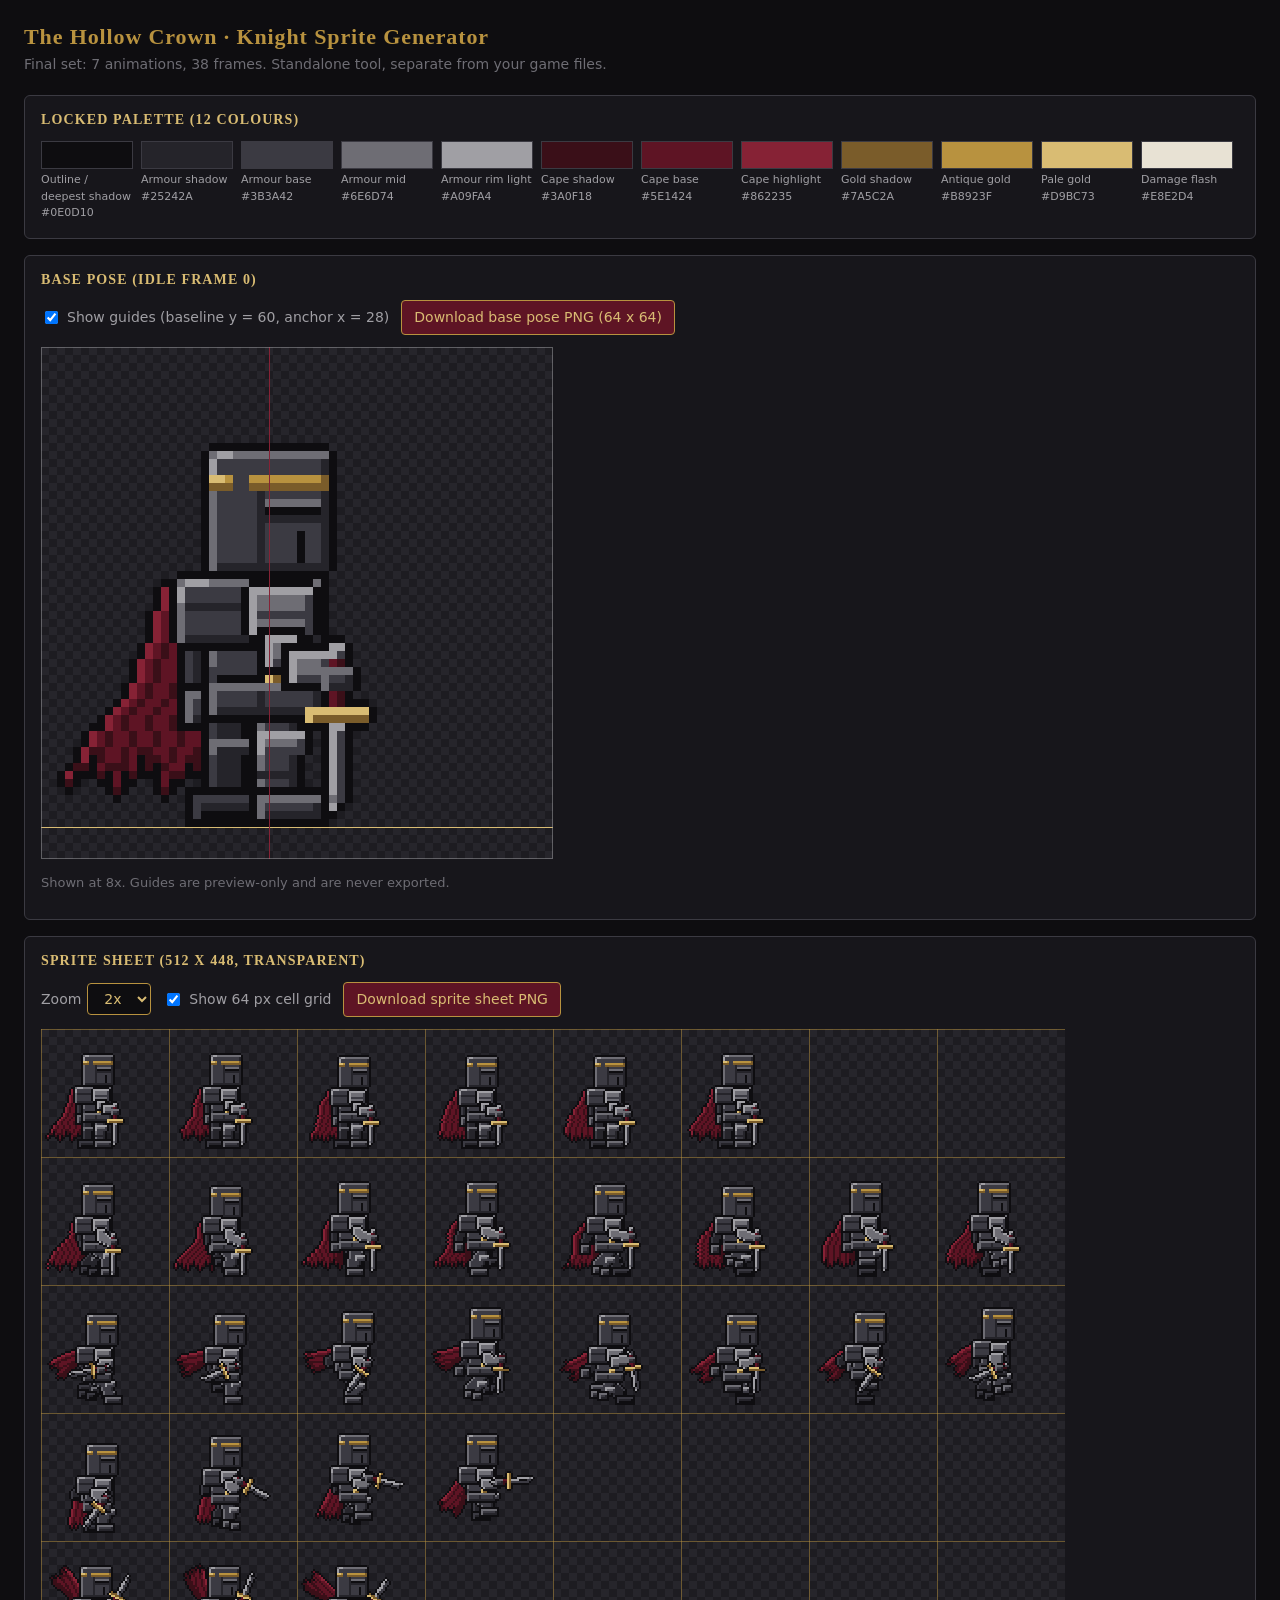
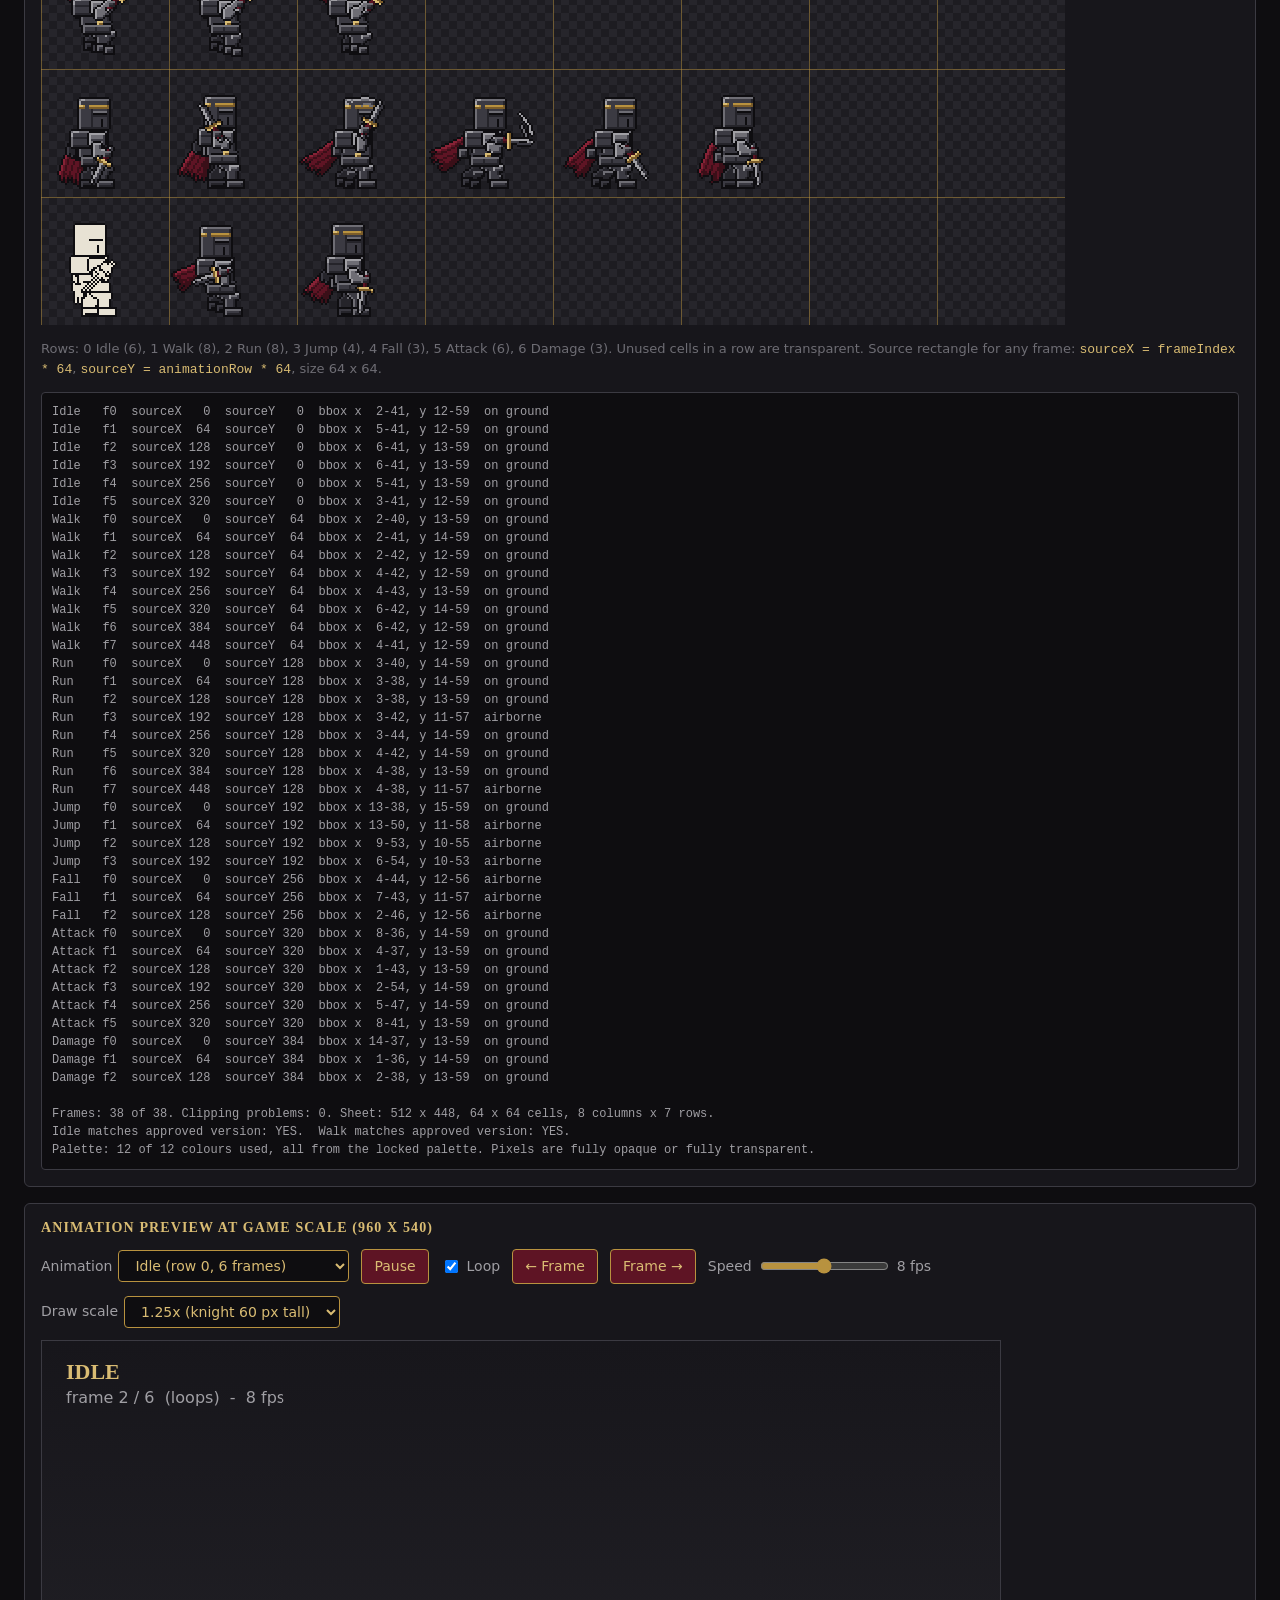
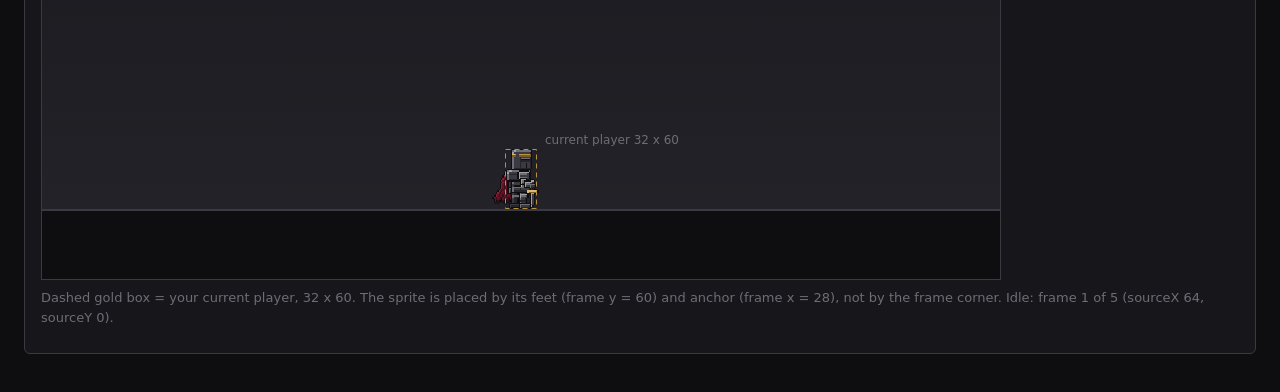
<file: assets/hollow-crown-knight-generator1.html>
<!DOCTYPE html>
<html lang="en">
<head>
<meta charset="utf-8">
<meta name="viewport" content="width=device-width, initial-scale=1">
<title>The Hollow Crown - Knight Sprite Generator (Full Set)</title>
<style>
  :root{
    --out:#0E0D10; --panel:#17161B; --edge:#3B3A42; --ash:#6E6D74; --pale:#A09FA4;
    --burg:#5E1424; --wine:#862235; --gold:#B8923F; --pgold:#D9BC73;
  }
  *{box-sizing:border-box}
  body{margin:0;padding:24px;background:var(--out);color:var(--pale);font:14px/1.5 system-ui,-apple-system,"Segoe UI",sans-serif}
  h1{font:600 22px/1.2 Georgia,serif;color:var(--gold);margin:0 0 4px;letter-spacing:.04em}
  h2{font:600 14px/1.2 Georgia,serif;color:var(--pgold);margin:0 0 12px;letter-spacing:.08em;text-transform:uppercase}
  p{margin:0 0 10px}
  p.sub{margin:0 0 20px;color:var(--ash)}
  section{background:var(--panel);border:1px solid var(--edge);border-radius:6px;padding:16px;margin-bottom:16px}
  .row{display:flex;flex-wrap:wrap;gap:16px;align-items:flex-start}
  .controls{display:flex;flex-wrap:wrap;gap:12px;align-items:center;margin:0 0 12px}
  .controls label{display:flex;gap:6px;align-items:center;color:var(--pale)}
  .checker{
    background-color:#26252b;
    background-image:linear-gradient(45deg,#1d1c21 25%,transparent 25%,transparent 75%,#1d1c21 75%),
                     linear-gradient(45deg,#1d1c21 25%,transparent 25%,transparent 75%,#1d1c21 75%);
    background-size:16px 16px;background-position:0 0,8px 8px;
  }
  canvas{display:block;image-rendering:pixelated}
  button,select{
    font:inherit;color:var(--pgold);background:var(--burg);border:1px solid var(--gold);
    border-radius:4px;padding:6px 12px;cursor:pointer
  }
  button:hover{background:var(--wine)}
  select{background:var(--out)}
  input[type=range]{accent-color:var(--gold)}
  .swatches{display:flex;flex-wrap:wrap;gap:8px}
  .sw{width:92px;font-size:11px;color:var(--pale)}
  .sw i{display:block;height:28px;border:1px solid var(--edge);margin-bottom:3px}
  #sheetScroll{overflow:auto;max-width:100%}
  #sheetWrap{position:relative;display:inline-block}
  #gridOverlay{position:absolute;inset:0;pointer-events:none}
  pre{margin:12px 0 0;padding:10px;background:var(--out);border:1px solid var(--edge);border-radius:4px;
      color:var(--pale);font:12px/1.5 ui-monospace,Menlo,Consolas,monospace;overflow:auto}
  code{color:var(--pgold)}
  #game{width:100%;max-width:960px;height:auto;background:var(--out);border:1px solid var(--edge)}
  .note{color:var(--ash);font-size:13px}
</style>
</head>
<body>

<h1>The Hollow Crown &middot; Knight Sprite Generator</h1>
<p class="sub">Final set: 7 animations, 38 frames. Standalone tool, separate from your game files.</p>

<section>
  <h2>Locked palette (12 colours)</h2>
  <div class="swatches" id="palette"></div>
</section>

<section>
  <h2>Base pose (idle frame 0)</h2>
  <div class="controls">
    <label><input type="checkbox" id="guides" checked> Show guides (baseline y = 60, anchor x = 28)</label>
    <button id="dlBase">Download base pose PNG (64 x 64)</button>
  </div>
  <div class="checker" style="display:inline-block"><canvas id="base" width="512" height="512"></canvas></div>
  <p class="note" style="margin-top:8px">Shown at 8x. Guides are preview-only and are never exported.</p>
</section>

<section>
  <h2>Sprite sheet (512 x 448, transparent)</h2>
  <div class="controls">
    <label>Zoom
      <select id="zoom">
        <option value="1">1x</option>
        <option value="2" selected>2x</option>
      </select>
    </label>
    <label><input type="checkbox" id="grid" checked> Show 64 px cell grid</label>
    <button id="dlSheet">Download sprite sheet PNG</button>
  </div>
  <div id="sheetScroll">
    <div id="sheetWrap" class="checker">
      <canvas id="sheet" width="512" height="448"></canvas>
      <div id="gridOverlay"></div>
    </div>
  </div>
  <p class="note" style="margin-top:8px">
    Rows: 0 Idle (6), 1 Walk (8), 2 Run (8), 3 Jump (4), 4 Fall (3), 5 Attack (6), 6 Damage (3). Unused cells in a row are transparent.
    Source rectangle for any frame: <code>sourceX = frameIndex * 64</code>, <code>sourceY = animationRow * 64</code>, size 64 x 64.
  </p>
  <pre id="report"></pre>
</section>

<section>
  <h2>Animation preview at game scale (960 x 540)</h2>
  <div class="controls">
    <label>Animation
      <select id="anim">
        <option value="idle" selected>Idle (row 0, 6 frames)</option>
        <option value="walk">Walk (row 1, 8 frames)</option>
        <option value="run">Run (row 2, 8 frames)</option>
        <option value="jump">Jump (row 3, 4 frames)</option>
        <option value="fall">Fall (row 4, 3 frames)</option>
        <option value="attack">Attack (row 5, 6 frames)</option>
        <option value="damage">Damage (row 6, 3 frames)</option>
      </select>
    </label>
    <button id="play">Pause</button>
    <label><input type="checkbox" id="loop"> Loop</label>
    <button id="prev">&larr; Frame</button>
    <button id="next">Frame &rarr;</button>
    <label>Speed <input type="range" id="fps" min="2" max="14" value="8"> <span id="fpsLabel">8 fps</span></label>
    <label>Draw scale
      <select id="scale">
        <option value="1">1x (knight 48 px tall)</option>
        <option value="1.25" selected>1.25x (knight 60 px tall)</option>
        <option value="1.5">1.5x (knight 72 px tall)</option>
        <option value="2">2x (knight 96 px tall)</option>
      </select>
    </label>
  </div>
  <canvas id="game" width="960" height="540"></canvas>
  <p class="note" style="margin-top:8px">
    Dashed gold box = your current player, 32 x 60. The sprite is placed by its feet (frame y = 60) and anchor (frame x = 28),
    not by the frame corner. <span id="frameLabel"></span>
  </p>
</section>

<script>
(function(){
'use strict';

// ==== GENERATOR START ====
const FRAME = 64;

// Index 0 = transparent. Indices 1-12 = the locked palette.
const HEX = [null,
  '#0E0D10', // 1  outline / deepest shadow
  '#25242A', // 2  armour shadow
  '#3B3A42', // 3  armour base
  '#6E6D74', // 4  armour mid / highlight
  '#A09FA4', // 5  armour rim light
  '#3A0F18', // 6  cape shadow
  '#5E1424', // 7  cape base
  '#862235', // 8  cape highlight
  '#7A5C2A', // 9  gold shadow
  '#B8923F', // 10 gold
  '#D9BC73', // 11 gold highlight
  '#E8E2D4'  // 12 damage flash (unused in idle)
];
const C = {OUT:1, AS:2, AB:3, AM:4, AR:5, CS:6, CB:7, CH:8, GS:9, G:10, GH:11, BONE:12};

function makePainter(buf){
  const set = (x, y, c) => {
    if (x < 0 || y < 0 || x >= FRAME || y >= FRAME) return;
    buf[y * FRAME + x] = c;
  };
  const rect = (x, y, w, h, c) => {
    for (let j = 0; j < h; j++) for (let i = 0; i < w; i++) set(x + i, y + j, c);
  };
  // Shaded box. Light from upper left: top + left edges = hi, bottom + right edges = sh.
  const box = (x, y, w, h, base, hi, sh, o) => {
    o = o || {};
    const outline = o.outline !== false, chamfer = !!o.chamfer;
    if (outline) {
      for (let j = -1; j <= h; j++) for (let i = -1; i <= w; i++) {
        const corner = (i < 0 || i === w) && (j < 0 || j === h);
        if (chamfer && corner) continue;
        set(x + i, y + j, C.OUT);
      }
    }
    rect(x, y, w, h, base);
    for (let j = 0; j < h; j++) set(x, y + j, hi);
    for (let i = 0; i < w; i++) set(x + i, y, hi);
    for (let j = 1; j < h; j++) set(x + w - 1, y + j, sh);
    for (let i = 1; i < w; i++) set(x + i, y + h - 1, sh);
  };
  return {set, rect, box};
}

function drawCape(P, idx, by){
  const set = P.set;
  const top = 30 + by;
  const ph = (idx / 6) * Math.PI * 2;                 // loops perfectly over 6 frames
  const backEdge = t => 15 - Math.floor(t * 0.45)
                          - Math.round(Math.sin(ph - t * 0.2) * 1.6 * Math.min(1, t / 12));
  const jag = [0, 2, 0, 3, 1, 2];                     // torn hem
  const hem = [];
  for (let x = 0; x <= 22; x++) {
    hem[x] = 51 + by + jag[x % 6] + Math.round(Math.sin(ph + x * 0.9) * 0.8);
  }
  for (let y = top; y <= 58; y++) {
    const t = y - top, x0 = backEdge(t);
    for (let x = x0; x <= 22; x++) {
      if (y > hem[x]) continue;
      const d = x - x0;
      let c = C.CB;
      if (x >= 20) c = C.CS;                          // shadow beside the body
      else if (d === 0) c = C.CH;                     // moonlit back edge
      else if (t > 3 && d % 3 === 2) c = C.CS;        // fold shadows
      if (y === hem[x]) c = C.CS;
      set(x, y, c);
    }
  }
}

function drawKnight(buf, pose){
  const by = pose.by;                                 // breathing offset for head/torso/arms
  const P = makePainter(buf), set = P.set, rect = P.rect, box = P.box;

  // --- cape (behind everything) ---
  drawCape(P, pose.idx, by);

  // --- far (left) arm, hangs behind the body ---
  box(18, 34 + by, 4, 9, C.AS, C.AB, C.OUT);
  box(18, 43 + by, 4, 4, C.AB, C.AM, C.AS);

  // --- back leg (weight on this foot) ---
  box(21, 44, 5, 12, C.AS, C.AB, C.OUT);
  box(21, 49, 5, 2, C.AB, C.AM, C.AS, {outline:false});
  box(19, 56, 8, 3, C.AS, C.AB, C.OUT);

  // --- front leg ---
  box(27, 44, 5, 12, C.AB, C.AM, C.AS);
  box(27, 48, 6, 3, C.AM, C.AR, C.AB, {outline:false});
  rect(27, 53, 5, 1, C.AS);
  box(27, 56, 8, 3, C.AB, C.AM, C.AS);

  // --- torso ---
  box(21, 29 + by, 14, 13, C.AB, C.AM, C.AS);
  rect(29, 31 + by, 1, 8, C.AM);
  rect(30, 31 + by, 1, 8, C.AS);

  // --- belt, buckle, tasset (fixed, so legs stay planted) ---
  box(21, 40, 14, 2, C.AS, C.AB, C.OUT, {outline:false});
  box(28, 40, 3, 2, C.G, C.GH, C.GS, {outline:false});
  box(21, 42, 14, 4, C.AB, C.AM, C.AS, {outline:false});
  rect(27, 43, 1, 3, C.AS);
  rect(21, 46, 14, 1, C.OUT);

  // --- gorget with gold trim ---
  box(23, 28 + by, 10, 3, C.AB, C.AM, C.AS, {outline:false});
  rect(23, 30 + by, 10, 1, C.G);
  set(23, 30 + by, C.GH); set(24, 30 + by, C.GH); set(32, 30 + by, C.GS);

  // --- helmet: closed great-helm, flat top ---
  box(21, 13 + by, 15, 15, C.AB, C.AM, C.AS, {chamfer:true});
  set(22, 13 + by, C.AR); set(23, 13 + by, C.AR); set(21, 14 + by, C.AR); set(21, 15 + by, C.AR);
  // notched gold crown-band (broken on the back side)
  for (let x = 21; x <= 35; x++) {
    if (x === 24 || x === 25) continue;
    set(x, 16 + by, C.G);
    set(x, 17 + by, C.GS);
  }
  set(21, 16 + by, C.GH); set(22, 16 + by, C.GH); set(35, 16 + by, C.GS);
  // face plate: seam, brow ridge, eye slit, breath slit
  rect(27, 18 + by, 1, 9, C.AS);
  rect(28, 19 + by, 7, 1, C.AM);
  rect(28, 20 + by, 7, 1, C.OUT);
  rect(28, 21 + by, 7, 1, C.AS);
  rect(32, 23 + by, 1, 4, C.OUT);

  // --- far pauldron (larger, left) ---
  box(17, 29 + by, 10, 8, C.AB, C.AM, C.AS, {chamfer:true});
  rect(18, 32 + by, 8, 1, C.AS);
  rect(18, 29 + by, 3, 1, C.AR);
  set(17, 30 + by, C.AR); set(17, 31 + by, C.AR);

  // --- near pauldron (smaller, right, lighter) ---
  box(26, 30 + by, 8, 6, C.AM, C.AR, C.AB, {chamfer:true});
  rect(27, 33 + by, 6, 1, C.AB);

  // --- near (sword) arm ---
  box(28, 36 + by, 4, 4, C.AM, C.AR, C.AB);
  box(31, 38 + by, 5, 4, C.AM, C.AR, C.AB);

  // --- sword: point lowered ---
  box(36, 37 + by, 2, 2, C.AM, C.AR, C.AB, {outline:false});       // pommel
  rect(36, 39 + by, 2, 1, C.CB); set(37, 39 + by, C.CS);             // grip above hand
  rect(36, 43 + by, 2, 2, C.CB); set(37, 43 + by, C.CS); set(37, 44 + by, C.CS); // grip below hand
  box(35, 40 + by, 4, 3, C.AB, C.AM, C.AS, {outline:false});         // gauntlet
  box(33, 45 + by, 8, 2, C.G, C.GH, C.GS, {outline:false});          // crossguard
  box(36, 47 + by, 2, 9 - by, C.AM, C.AR, C.AB, {outline:false});    // blade
  set(36, 56, C.AM); set(37, 56, C.AB); set(36, 57, C.AR);           // taper + tip
}

// 1 px near-black outline around the whole silhouette (never draws inside the sprite).
function outlinePass(buf){
  const out = buf.slice();
  for (let y = 0; y < FRAME; y++) for (let x = 0; x < FRAME; x++) {
    const i = y * FRAME + x;
    if (buf[i] !== 0) continue;
    const n = [
      x > 0 ? buf[i - 1] : 0,
      x < FRAME - 1 ? buf[i + 1] : 0,
      y > 0 ? buf[i - FRAME] : 0,
      y < FRAME - 1 ? buf[i + FRAME] : 0
    ];
    if (n.some(v => v !== 0 && v !== C.OUT)) out[i] = C.OUT;
  }
  buf.set(out);
}

function renderFrame(pose){
  const buf = new Uint8Array(FRAME * FRAME);
  drawKnight(buf, pose);
  outlinePass(buf);
  return buf;
}

// Idle: 6 frames. by = 1 px breathing drop of head/torso/arms, cape sways on a 6-frame loop.
const IDLE_BY = [0, 0, 1, 1, 1, 0];
function idlePose(i){ return {idx: i, by: IDLE_BY[i]}; }

// ================= WALK (8 frames, row 1) =================
const WALK_COUNT = 8;
const WALK_PY = [1, 1, 0, 0, 1, 1, 0, 0];           // pelvis height per frame: contact/down = 1 px lower
const rad = d => d * Math.PI / 180;

// Thick polyline -> mask (used for articulated legs and arms).
function limbMask(pts, w){
  const m = new Uint8Array(FRAME * FRAME);
  for (let s = 0; s < pts.length - 1; s++) {
    const x0 = pts[s][0], y0 = pts[s][1], x1 = pts[s+1][0], y1 = pts[s+1][1];
    const n = Math.max(1, Math.ceil(Math.hypot(x1 - x0, y1 - y0) * 2));
    for (let k = 0; k <= n; k++) {
      const sx = Math.round(x0 + (x1 - x0) * k / n - w / 2), sy = Math.round(y0 + (y1 - y0) * k / n - w / 2);
      for (let j = 0; j < w; j++) for (let i = 0; i < w; i++) {
        const px = sx + i, py = sy + j;
        if (px >= 0 && py >= 0 && px < FRAME && py < FRAME) m[py * FRAME + px] = 1;
      }
    }
  }
  return m;
}
// Same lighting rule as box(): top/left = hi, bottom/right = sh, 1 px outline around the shape.
function paintMask(buf, m, base, hi, sh){
  const at = (x, y) => (x < 0 || y < 0 || x >= FRAME || y >= FRAME) ? 0 : m[y * FRAME + x];
  for (let y = 0; y < FRAME; y++) for (let x = 0; x < FRAME; x++) {
    if (!at(x, y) && (at(x-1, y) || at(x+1, y) || at(x, y-1) || at(x, y+1))) buf[y * FRAME + x] = C.OUT;
  }
  for (let y = 0; y < FRAME; y++) for (let x = 0; x < FRAME; x++) {
    if (!at(x, y)) continue;
    let c = base;
    if (!at(x, y-1) || !at(x-1, y)) c = hi;
    else if (!at(x, y+1) || !at(x+1, y)) c = sh;
    buf[y * FRAME + x] = c;
  }
}
// Two-bone IK. bend 'x': joint bends toward +x (knee). bend 'y': joint bends toward +y (elbow).
function ik(hx, hy, tx, ty, l1, l2, bend){
  let dx = tx - hx, dy = ty - hy, d = Math.max(0.5, Math.hypot(dx, dy));
  const max = l1 + l2 - 0.01;
  if (d > max) { dx *= max / d; dy *= max / d; d = max; }
  const a = (l1*l1 - l2*l2 + d*d) / (2 * d), h = Math.sqrt(Math.max(0, l1*l1 - a*a));
  const ux = dx / d, uy = dy / d;
  let px = -uy, py = ux;
  if (bend === 'x' ? px < 0 : py < 0) { px = -px; py = -py; }
  return {k: [hx + ux*a + px*h, hy + uy*a + py*h], a: [hx + dx, hy + dy]};
}
// Foot path: stance (phase 0-0.5) slides back along the ground, swing (0.5-1) lifts and carries forward.
function gait(phase){
  const S = 5;
  if (phase < 0.5) return {x: S - 2 * S * (phase / 0.5), lift: 0, u: -1};
  const u = (phase - 0.5) / 0.5;
  return {x: -S + 2 * S * u, lift: 5 * Math.sin(Math.PI * u), u: u};
}
function footTilt(g){ if (g.u < 0) return 0; if (g.u < 0.3) return 1; if (g.u >= 0.7) return -1; return 0; }

function drawBoot(P, ax, ay, tilt, base, hi, sh){
  const bx = Math.round(ax) - 2, y0 = Math.round(ay);
  if (tilt === 0) P.box(bx, y0, 8, 3, base, hi, sh);
  else if (tilt > 0) { P.box(bx, y0 - 1, 4, 3, base, hi, sh); P.box(bx + 4, y0, 4, 3, base, hi, sh); }   // toe-off: heel up
  else { P.box(bx, y0, 4, 3, base, hi, sh); P.box(bx + 4, y0 - 1, 4, 3, base, hi, sh); }                  // reaching: toe up
}

function drawWalkCape(P, idx, py){
  const top = 30 + py, ph = (idx / 8) * Math.PI * 2;      // loops over 8 frames
  const backEdge = t => 16 - Math.floor(t * 0.5) - Math.round(Math.sin(ph - t * 0.25) * 2.2 * Math.min(1, t / 10));
  const jag = [0, 2, 0, 3, 1, 2], hem = [];
  for (let x = 0; x <= 22; x++) hem[x] = 51 + py + jag[x % 6] + Math.round(Math.sin(ph + x * 0.9) * 1.2);
  for (let y = top; y <= 58; y++) {
    const t = y - top, x0 = backEdge(t);
    for (let x = x0; x <= 22; x++) {
      if (y > hem[x]) continue;
      const d = x - x0;
      let c = C.CB;
      if (x >= 20) c = C.CS;
      else if (d === 0) c = C.CH;
      else if (t > 3 && d % 3 === 2) c = C.CS;
      if (y === hem[x]) c = C.CS;
      P.set(x, y, c);
    }
  }
}

function drawKnightWalk(buf, pose){
  const idx = pose.idx, py = WALK_PY[idx];
  const hy = py + ((idx === 1 || idx === 5) ? 1 : 0);      // head dips 1 px extra after each footfall
  const P = makePainter(buf), set = P.set, rect = P.rect, box = P.box;
  const c = Math.cos((idx / 8) * Math.PI * 2);

  drawWalkCape(P, idx, py);

  // --- far (left) arm: swings WITH the near leg, opposite to its own leg ---
  {
    const t1 = rad(-8 + 22 * c), t2 = t1 + rad(12);
    const s = [19.5, 35.5 + py];
    const e = [s[0] + 4.5 * Math.sin(t1), s[1] + 4.5 * Math.cos(t1)];
    const h = [e[0] + 5 * Math.sin(t2), e[1] + 5 * Math.cos(t2)];
    paintMask(buf, limbMask([s, e, h], 4), C.AS, C.AB, C.OUT);
    box(Math.round(h[0] - 2), Math.round(h[1] - 1.5), 4, 4, C.AB, C.AM, C.AS);
  }

  // --- legs: far leg first (darker), near leg in front ---
  const hipY = 45 + py;
  const legs = [
    {hx: 26, ph: ((idx + 4) % 8) / 8, far: true},
    {hx: 28, ph: idx / 8, far: false}
  ];
  legs.forEach(L => {
    const g = gait(L.ph), ax = 27 + g.x, ay = 56 - g.lift;
    const r = ik(L.hx, hipY, ax, ay - 1, 5, 6.2, 'x');
    const col = L.far ? [C.AS, C.AB, C.OUT] : [C.AB, C.AM, C.AS];
    paintMask(buf, limbMask([[L.hx, hipY], r.k, r.a], 5), col[0], col[1], col[2]);
    if (L.far) box(Math.round(r.k[0]) - 2, Math.round(r.k[1]) - 1, 5, 2, C.AB, C.AM, C.AS, {outline:false});
    else box(Math.round(r.k[0]) - 1, Math.round(r.k[1]) - 1, 5, 3, C.AM, C.AR, C.AB, {outline:false});
    drawBoot(P, ax, ay, footTilt(g), col[0], col[1], col[2]);
  });

  // --- torso, belt, buckle, tasset (move together with the pelvis) ---
  box(21, 29 + py, 14, 13, C.AB, C.AM, C.AS);
  rect(29, 31 + py, 1, 8, C.AM);
  rect(30, 31 + py, 1, 8, C.AS);
  box(21, 40 + py, 14, 2, C.AS, C.AB, C.OUT, {outline:false});
  box(28, 40 + py, 3, 2, C.G, C.GH, C.GS, {outline:false});
  box(21, 42 + py, 14, 4, C.AB, C.AM, C.AS, {outline:false});
  rect(27, 43 + py, 1, 3, C.AS);
  rect(21, 46 + py, 14, 1, C.OUT);

  // --- gorget ---
  box(23, 28 + py, 10, 3, C.AB, C.AM, C.AS, {outline:false});
  rect(23, 30 + py, 10, 1, C.G);
  set(23, 30 + py, C.GH); set(24, 30 + py, C.GH); set(32, 30 + py, C.GS);

  // --- helmet (identical to idle, offset by hy) ---
  box(21, 13 + hy, 15, 15, C.AB, C.AM, C.AS, {chamfer:true});
  set(22, 13 + hy, C.AR); set(23, 13 + hy, C.AR); set(21, 14 + hy, C.AR); set(21, 15 + hy, C.AR);
  for (let x = 21; x <= 35; x++) {
    if (x === 24 || x === 25) continue;
    set(x, 16 + hy, C.G);
    set(x, 17 + hy, C.GS);
  }
  set(21, 16 + hy, C.GH); set(22, 16 + hy, C.GH); set(35, 16 + hy, C.GS);
  rect(27, 18 + hy, 1, 9, C.AS);
  rect(28, 19 + hy, 7, 1, C.AM);
  rect(28, 20 + hy, 7, 1, C.OUT);
  rect(28, 21 + hy, 7, 1, C.AS);
  rect(32, 23 + hy, 1, 4, C.OUT);

  // --- pauldrons ---
  box(17, 29 + py, 10, 8, C.AB, C.AM, C.AS, {chamfer:true});
  rect(18, 32 + py, 8, 1, C.AS);
  rect(18, 29 + py, 3, 1, C.AR);
  set(17, 30 + py, C.AR); set(17, 31 + py, C.AR);
  box(26, 30 + py, 8, 6, C.AM, C.AR, C.AB, {chamfer:true});
  rect(27, 33 + py, 6, 1, C.AB);

  // --- near (sword) arm: swings opposite to the near leg ---
  const t1 = rad(44 - 18 * c), t2 = rad(66) + (t1 - rad(34)) * 0.6;
  const sh = [29.5, 36.5 + py];
  const el = [sh[0] + 3.6 * Math.sin(t1), sh[1] + 3.6 * Math.cos(t1)];
  const hd = [el[0] + 4.9 * Math.sin(t2), el[1] + 4.9 * Math.cos(t2)];
  paintMask(buf, limbMask([sh, el, hd], 4), C.AM, C.AR, C.AB);

  // --- sword rides rigidly with the hand ---
  const sx = Math.round(hd[0]);                                   // sword column (idle = 36)
  const oy = Math.max(-2, Math.min(1, Math.round(hd[1] - 41.5))); // vertical offset (keeps tip above baseline)
  rect(sx - 1, 47 + oy, 1, 11, C.OUT); rect(sx + 2, 47 + oy, 1, 11, C.OUT);        // blade edges stay readable over the boot
  box(sx, 37 + oy, 2, 2, C.AM, C.AR, C.AB, {outline:false});                          // pommel
  rect(sx, 39 + oy, 2, 1, C.CB); set(sx + 1, 39 + oy, C.CS);                          // grip above hand
  rect(sx, 43 + oy, 2, 2, C.CB); set(sx + 1, 43 + oy, C.CS); set(sx + 1, 44 + oy, C.CS);
  box(sx - 1, 40 + oy, 4, 3, C.AB, C.AM, C.AS, {outline:false});                      // gauntlet
  box(sx - 3, 45 + oy, 8, 2, C.G, C.GH, C.GS, {outline:false});                       // crossguard
  box(sx, 47 + oy, 2, 9, C.AM, C.AR, C.AB, {outline:false});                          // blade
  set(sx, 56 + oy, C.AM); set(sx + 1, 56 + oy, C.AB); set(sx, 57 + oy, C.AR);        // taper + tip
}

function renderWalkFrame(i){
  const buf = new Uint8Array(FRAME * FRAME);
  drawKnightWalk(buf, {idx: i});
  outlinePass(buf);
  return buf;
}


// ================= SHARED POSE RENDERER (Run, Jump, Fall, Attack, Damage) =================
// Idle and Walk above are NOT touched by anything below.

// Cape as a tapered ribbon on a swinging axis. theta: 0 = hangs straight down, 90 = streams straight back,
// >90 = billows upward. len = length, w0/w1 = width at the shoulder / at the hem, amp/ph = sway.
function drawPoseCape(P, cp, ax, ay){
  const th = rad(cp.theta), ux = -Math.sin(th), uy = Math.cos(th), nx = Math.cos(th), ny = Math.sin(th);
  const jag = [0, 2, 0, 3, 1, 2];
  for (let y = 0; y < FRAME; y++) for (let x = 0; x < FRAME; x++) {
    if (x > ax + 1) continue;                               // never in front of the body
    const vx = x - ax, vy = y - ay;
    const along = vx * ux + vy * uy;
    if (along < -1) continue;
    const sc = Math.max(0, Math.min(1, along / cp.len));
    const w = cp.w0 + (cp.w1 - cp.w0) * sc;
    const q = vx * nx + vy * ny;
    const d = q - cp.amp * Math.sin(cp.ph - sc * 3) * sc + w / 2;   // distance from the lit (upper/back) edge
    if (d < 0 || d > w) continue;
    const j = jag[((Math.round(q) % 6) + 6) % 6] + Math.round(Math.sin(cp.ph + q * 0.9) * 0.8);
    const hemAt = cp.len - 1 + j;
    if (along > hemAt) continue;
    let c = C.CB;
    if (d >= w - 2.5) c = C.CS;
    else if (d < 1) c = C.CH;
    else if (sc > 0.15 && Math.floor(d) % 3 === 2) c = C.CS;
    if (along > hemAt - 1.2) c = C.CS;
    P.set(x, y, c);
  }
}

// Sword on a rotating axis from the hand centre H. alpha: 0 = point down, 90 = point forward, 180 = point up.
function drawPoseSword(buf, H, alpha){
  const a = rad(alpha), dx = Math.sin(a), dy = Math.cos(a), qx = Math.cos(a), qy = -Math.sin(a);
  const px = [];                                            // [x, y, colour] in paint order
  const side = (t, off) => [H[0] + dx * t + qx * off, H[1] + dy * t + qy * off];
  const both = (t, cLit, cDark, w) => {
    const A = side(t, -(w || 0.7)), B = side(t, (w || 0.7));
    const aLit = (A[0] + A[1]) <= (B[0] + B[1]);
    px.push([Math.round(A[0]), Math.round(A[1]), aLit ? cLit : cDark]);
    px.push([Math.round(B[0]), Math.round(B[1]), aLit ? cDark : cLit]);
  };
  for (let t = -2.5; t <= 3.5; t += 0.35) both(t, C.CB, C.CS);                    // grip
  both(-3.5, C.AR, C.AB); both(-2.9, C.AR, C.AB);                                  // pommel
  for (let s = -3.5; s <= 3.5; s += 0.5) {                                         // crossguard
    const A = side(4.2, s), B = side(5.0, s);
    px.push([Math.round(A[0]), Math.round(A[1]), C.GH]);
    px.push([Math.round(B[0]), Math.round(B[1]), C.GS]);
  }
  for (let t = 6; t <= 14.4; t += 0.35) both(t, C.AR, C.AB);                      // blade
  both(15, C.AM, C.AB);                                                            // taper
  { const T = side(16, -0.7), U = side(16, 0.7);
    const lit = (T[0] + T[1]) <= (U[0] + U[1]) ? T : U;
    px.push([Math.round(lit[0]), Math.round(lit[1]), C.AR]); }                     // tip
  // dark outline around the whole sword so it stays readable over the body
  const set = (x, y, c) => { if (x >= 0 && y >= 0 && x < FRAME && y < FRAME) buf[y * FRAME + x] = c; };
  const occ = new Set(px.map(p => p[0] + ',' + p[1]));
  px.forEach(p => [[1,0],[-1,0],[0,1],[0,-1]].forEach(n => {
    if (!occ.has((p[0] + n[0]) + ',' + (p[1] + n[1]))) set(p[0] + n[0], p[1] + n[1], C.OUT);
  }));
  px.forEach(p => set(p[0], p[1], p[2]));
}

// Pale-ash slash trail swept by the blade between two sword angles.
function drawSlashArc(buf, H, a0, a1, rOuter, rInner){
  const n = Math.max(2, Math.ceil(Math.abs(a1 - a0) / 3));
  for (let i = 0; i <= n; i++) {
    const a = rad(a0 + (a1 - a0) * i / n), f = i / n;
    const put = (r, c) => {
      const x = Math.round(H[0] + r * Math.sin(a)), y = Math.round(H[1] + r * Math.cos(a));
      if (x >= 0 && y >= 0 && x < FRAME && y < FRAME) buf[y * FRAME + x] = c;
    };
    if (f > 0.2 || i % 2 === 0) put(rOuter, C.AR);
    if (f > 0.45) put(rInner, C.AM);
  }
}

function drawKnightPose(buf, o){
  const P = makePainter(buf), set = P.set, rect = P.rect, box = P.box;
  const px = o.px || 0, py = o.py || 0;
  const X = px + (o.cx || 0), Y = py + (o.cy || 0);          // chest offset
  const HX = X + (o.hx || 0), HY = Y + (o.hy || 0);          // head offset

  drawPoseCape(P, o.cape, 21 + X, 31 + Y);

  // far (left) arm
  { const s = [19.5 + X, 35.5 + Y], r = ik(s[0], s[1], o.armF[0], o.armF[1], 4.5, 5, 'y');
    paintMask(buf, limbMask([s, r.k, r.a], 4), C.AS, C.AB, C.OUT);
    box(Math.round(r.a[0] - 2), Math.round(r.a[1] - 1.5), 4, 4, C.AB, C.AM, C.AS); }

  // legs: far first (darker), near in front. Ankles are absolute frame coordinates.
  [{hx: 26, f: o.far, far: true}, {hx: 28, f: o.near, far: false}].forEach(L => {
    const hipX = L.hx + px, hipY = 45 + py;
    const r = ik(hipX, hipY, L.f.ax, L.f.ay - 1, 5, 6.2, 'x');
    const col = L.far ? [C.AS, C.AB, C.OUT] : [C.AB, C.AM, C.AS];
    paintMask(buf, limbMask([[hipX, hipY], r.k, r.a], 5), col[0], col[1], col[2]);
    if (L.far) box(Math.round(r.k[0]) - 2, Math.round(r.k[1]) - 1, 5, 2, C.AB, C.AM, C.AS, {outline:false});
    else box(Math.round(r.k[0]) - 1, Math.round(r.k[1]) - 1, 5, 3, C.AM, C.AR, C.AB, {outline:false});
    drawBoot(P, r.a[0], L.f.ay, L.f.t || 0, col[0], col[1], col[2]);
  });

  // belt, buckle, tasset follow the pelvis
  box(21 + px, 40 + py, 14, 2, C.AS, C.AB, C.OUT, {outline:false});
  box(28 + px, 40 + py, 3, 2, C.G, C.GH, C.GS, {outline:false});
  box(21 + px, 42 + py, 14, 4, C.AB, C.AM, C.AS, {outline:false});
  rect(27 + px, 43 + py, 1, 3, C.AS);
  rect(21 + px, 46 + py, 14, 1, C.OUT);

  // torso follows the chest
  box(21 + X, 29 + Y, 14, 13, C.AB, C.AM, C.AS);
  rect(29 + X, 31 + Y, 1, 8, C.AM);
  rect(30 + X, 31 + Y, 1, 8, C.AS);
  // tasset drawn again over the torso base so the waist always reads as one piece
  box(21 + px, 42 + py, 14, 4, C.AB, C.AM, C.AS, {outline:false});
  rect(27 + px, 43 + py, 1, 3, C.AS);
  rect(21 + px, 46 + py, 14, 1, C.OUT);
  box(21 + px, 40 + py, 14, 2, C.AS, C.AB, C.OUT, {outline:false});
  box(28 + px, 40 + py, 3, 2, C.G, C.GH, C.GS, {outline:false});

  // gorget
  box(23 + X, 28 + Y, 10, 3, C.AB, C.AM, C.AS, {outline:false});
  rect(23 + X, 30 + Y, 10, 1, C.G);
  set(23 + X, 30 + Y, C.GH); set(24 + X, 30 + Y, C.GH); set(32 + X, 30 + Y, C.GS);

  // helmet (identical construction to Idle / Walk)
  { const x0 = 21 + HX - 21, y0 = HY;                       // helper offsets relative to the idle helmet
    box(21 + x0, 13 + y0, 15, 15, C.AB, C.AM, C.AS, {chamfer:true});
    set(22 + x0, 13 + y0, C.AR); set(23 + x0, 13 + y0, C.AR); set(21 + x0, 14 + y0, C.AR); set(21 + x0, 15 + y0, C.AR);
    for (let x = 21; x <= 35; x++) { if (x === 24 || x === 25) continue; set(x + x0, 16 + y0, C.G); set(x + x0, 17 + y0, C.GS); }
    set(21 + x0, 16 + y0, C.GH); set(22 + x0, 16 + y0, C.GH); set(35 + x0, 16 + y0, C.GS);
    rect(27 + x0, 18 + y0, 1, 9, C.AS);
    rect(28 + x0, 19 + y0, 7, 1, C.AM);
    rect(28 + x0, 20 + y0, 7, 1, C.OUT);
    rect(28 + x0, 21 + y0, 7, 1, C.AS);
    rect(32 + x0, 23 + y0, 1, 4, C.OUT); }

  // pauldrons: larger far one at the back, smaller lighter near one
  box(17 + X, 29 + Y, 10, 8, C.AB, C.AM, C.AS, {chamfer:true});
  rect(18 + X, 32 + Y, 8, 1, C.AS);
  rect(18 + X, 29 + Y, 3, 1, C.AR);
  set(17 + X, 30 + Y, C.AR); set(17 + X, 31 + Y, C.AR);
  box(26 + X, 30 + Y, 8, 6, C.AM, C.AR, C.AB, {chamfer:true});
  rect(27 + X, 33 + Y, 6, 1, C.AB);

  // near (sword) arm; the hand is wherever the arm actually reaches, so the sword can never detach
  const sh = [29.5 + X, 36.5 + Y];
  const r = ik(sh[0], sh[1], o.armN[0], o.armN[1], 3.6, 4.9, 'y');
  paintMask(buf, limbMask([sh, r.k, r.a], 4), C.AM, C.AR, C.AB);
  const H = r.a;

  if (o.arc) drawSlashArc(buf, H, o.arc[0], o.arc[1], 16, 13);
  drawPoseSword(buf, H, o.sword);
  box(Math.round(H[0] - 2), Math.round(H[1] - 1), 4, 3, C.AB, C.AM, C.AS, {outline:false});   // gauntlet over the grip
}

function renderPoseFrame(o){
  const buf = new Uint8Array(FRAME * FRAME);
  drawKnightPose(buf, o);
  outlinePass(buf);
  if (o.flash) for (let i = 0; i < buf.length; i++) if (buf[i] && buf[i] !== C.OUT) buf[i] = C.BONE;   // impact flash
  return buf;
}

const cape = (theta, len, ph, amp, w0, w1) => ({theta: theta, len: len, ph: ph, amp: amp == null ? 1.5 : amp, w0: w0 || 5, w1: w1 || 12});
const TAU = Math.PI * 2;

// ---- RUN (8 frames, loops) ----
function runFoot(phase){
  const S = 7, st = 0.45;
  if (phase < st) return {x: S - 2 * S * (phase / st), lift: 0, u: -1};
  const u = (phase - st) / (1 - st);
  return {x: -S + 2 * S * u, lift: 7 * Math.sin(Math.PI * u), u: u};
}
const RUN_PY = [2, 2, 1, -1, 2, 2, 1, -1];
const RUN_AIR = [0, 0, 0, 1, 0, 0, 0, 1];                  // push-off frames where both feet leave the ground
function runPose(i){
  const ph = i / 8, a = ph * TAU, c = Math.cos(a);
  const foot = (phase, stanceFoot) => {
    const g = runFoot(phase);
    let lift = g.lift, t = footTilt(g);
    if (g.u < 0 && RUN_AIR[i] && stanceFoot) { lift = 2; t = 1; }
    return {ax: 27 + g.x, ay: 56 - lift, t: t};
  };
  const nearG = runFoot(ph), farG = runFoot(((i + 4) % 8) / 8);
  return {
    py: RUN_PY[i], cx: 1, hx: 1,
    near: foot(ph, nearG.u < 0), far: foot(((i + 4) % 8) / 8, farG.u < 0),
    armN: [34.5 - 4.5 * c, 39 + 2.5 * c], sword: -35 - 45 * c,
    armF: [21 + 5 * c, 40 - 3 * c],
    cape: cape(56 + 6 * Math.sin(a), 17, a, 1.5, 5, 11)
  };
}

// ---- JUMP (4 frames, one-shot): anticipation, take-off, rise, apex ----
const JUMP = [
  {py: 3, cx: 1, hx: 1, near: {ax: 30, ay: 56, t: 0}, far: {ax: 24, ay: 56, t: 0},
   armN: [31, 43], sword: -35, armF: [22, 41], cape: cape(4, 22, 0, 1, 6, 14)},
  {py: -1, cx: 0, hx: 0, near: {ax: 29, ay: 55, t: 1}, far: {ax: 24, ay: 54, t: 1},
   armN: [35, 34], sword: 60, armF: [23, 37], cape: cape(2, 24, 1, 1, 5, 12)},
  {py: -2, cx: 0, hx: 0, near: {ax: 31, ay: 50, t: 0}, far: {ax: 25, ay: 52, t: 1},
   armN: [36, 32], sword: 75, armF: [21, 33], cape: cape(10, 22, 2, 1.5, 5, 12)},
  {py: -2, cx: 0, hx: 0, near: {ax: 30, ay: 48, t: 0}, far: {ax: 26, ay: 50, t: 0},
   armN: [37, 34], sword: 95, armF: [21, 32], cape: cape(28, 21, 3, 1.5, 5, 12)}
];

// ---- FALL (3 frames, loops) ----
const FALL = [
  {py: 0, cx: -1, hx: 0, near: {ax: 30, ay: 53, t: 1}, far: {ax: 24, ay: 52, t: 1},
   armN: [36, 31], sword: 150, armF: [23, 30], cape: cape(140, 18, 0, 1.5, 6, 11)},
  {py: 0, cx: -1, hx: 0, near: {ax: 30, ay: 54, t: 1}, far: {ax: 23, ay: 52, t: 1},
   armN: [37, 30], sword: 158, armF: [22, 31], cape: cape(150, 18, TAU / 3, 1.5, 6, 11)},
  {py: 0, cx: -1, hx: 0, near: {ax: 29, ay: 53, t: 1}, far: {ax: 25, ay: 53, t: 1},
   armN: [36, 32], sword: 145, armF: [23, 29], cape: cape(135, 18, 2 * TAU / 3, 1.5, 6, 11)}
];

// ---- ATTACK (6 frames, one-shot): anticipation, prepare, slash, slash, follow-through, recovery ----
const ATTACK = [
  {py: 2, px: -1, cx: -1, hx: 0, near: {ax: 30, ay: 56, t: 0}, far: {ax: 22, ay: 56, t: 0},
   armN: [33, 42], sword: -28, armF: [20, 42], cape: cape(10, 22, 0, 1, 6, 14)},
  {py: 1, px: -1, cx: -1, hx: -1, near: {ax: 31, ay: 56, t: 0}, far: {ax: 22, ay: 56, t: 0},
   armN: [24, 32], sword: -150, armF: [19, 40], cape: cape(18, 22, 1, 1, 6, 14)},
  {py: 2, px: 1, cx: 1, hx: 1, near: {ax: 33, ay: 56, t: 0}, far: {ax: 22, ay: 56, t: 1},
   armN: [34, 30], sword: 150, armF: [20, 40], cape: cape(42, 22, 2, 1.5, 5, 12), arc: [212, 166]},
  {py: 2, px: 2, cx: 1, hx: 1, near: {ax: 35, ay: 56, t: 0}, far: {ax: 21, ay: 56, t: 1},
   armN: [37, 35], sword: 85, armF: [19, 41], cape: cape(55, 22, 3, 1.5, 5, 12), arc: [142, 100]},
  {py: 2, px: 2, cx: 2, hx: 1, near: {ax: 35, ay: 56, t: 0}, far: {ax: 22, ay: 56, t: 1},
   armN: [37, 40], sword: 35, armF: [19, 41], cape: cape(45, 22, 4, 1.5, 5, 12)},
  {py: 1, px: 0, cx: 0, hx: 0, near: {ax: 30, ay: 56, t: 0}, far: {ax: 23, ay: 56, t: 0},
   armN: [36, 41], sword: 10, armF: [19, 43], cape: cape(20, 22, 5, 1.2, 6, 13)}
];

// ---- DAMAGE (3 frames, one-shot): impact flash, recoil, recover ----
const DAMAGE = [
  {py: 1, px: -1, cx: -1, hx: -2, near: {ax: 31, ay: 56, t: 0}, far: {ax: 23, ay: 56, t: 0},
   armN: [33, 35], sword: -45, armF: [20, 36], cape: cape(-10, 18, 0, 1, 6, 11), flash: true},
  {py: 2, px: -2, cx: -1, hx: -2, near: {ax: 30, ay: 56, t: 0}, far: {ax: 22, ay: 54, t: 1},
   armN: [27, 37], sword: -70, armF: [18, 33], cape: cape(52, 16, 1, 1.5, 5, 10)},
  {py: 1, px: -1, cx: -1, hx: -1, near: {ax: 30, ay: 56, t: 0}, far: {ax: 23, ay: 56, t: 0},
   armN: [34, 41], sword: -10, armF: [19, 42], cape: cape(28, 20, 2, 1.2, 6, 12)}
];

const POSE_SETS = {
  run:    Array.from({length: 8}, (_, i) => runPose(i)),
  jump:   JUMP,
  fall:   FALL,
  attack: ATTACK,
  damage: DAMAGE
};

// ==== GENERATOR END ====


// ---------- sheet layout ----------
const SHEET_W = 512, SHEET_H = 448;
const NAMES = ['Outline / deepest shadow','Armour shadow','Armour base','Armour mid','Armour rim light',
               'Cape shadow','Cape base','Cape highlight','Gold shadow','Antique gold','Pale gold','Damage flash'];
const RGB = HEX.map(h => h ? [1,3,5].map(i => parseInt(h.slice(i, i + 2), 16)) : null);

// Each animation keeps its own frame, play state and speed.
const ANIMS = {
  idle:   {label: 'Idle',   row: 0, count: 6, fps: 8,  loop: true,  render: i => renderFrame(idlePose(i))},
  walk:   {label: 'Walk',   row: 1, count: 8, fps: 10, loop: true,  render: i => renderWalkFrame(i)},
  run:    {label: 'Run',    row: 2, count: 8, fps: 14, loop: true,  render: i => renderPoseFrame(POSE_SETS.run[i])},
  jump:   {label: 'Jump',   row: 3, count: 4, fps: 10, loop: false, render: i => renderPoseFrame(POSE_SETS.jump[i])},
  fall:   {label: 'Fall',   row: 4, count: 3, fps: 8,  loop: true,  render: i => renderPoseFrame(POSE_SETS.fall[i])},
  attack: {label: 'Attack', row: 5, count: 6, fps: 14, loop: false, render: i => renderPoseFrame(POSE_SETS.attack[i])},
  damage: {label: 'Damage', row: 6, count: 3, fps: 10, loop: false, render: i => renderPoseFrame(POSE_SETS.damage[i])}
};
// Approved Idle / Walk fingerprints (FNV-1a over every palette index). The report confirms they are unchanged.
const APPROVED_HASH = {idle: 981995336, walk: 1955701138};
function fnv(frames){
  let h = 0x811c9dc5;
  frames.forEach(f => { for (let k = 0; k < f.length; k++) { h ^= f[k]; h = Math.imul(h, 0x01000193) >>> 0; } });
  return h >>> 0;
}
Object.keys(ANIMS).forEach(k => { const a = ANIMS[k]; a.idx = 0; a.playing = true; a.last = 0; });
Object.keys(ANIMS).forEach(k => {
  const a = ANIMS[k]; a.frames = [];
  for (let i = 0; i < a.count; i++) a.frames.push(a.render(i));
});
let cur = 'idle';

function toImageData(buf){
  const img = new ImageData(FRAME, FRAME);
  for (let i = 0; i < buf.length; i++) {
    const c = buf[i];
    if (!c) continue;                                  // alpha stays 0
    img.data[i*4] = RGB[c][0]; img.data[i*4+1] = RGB[c][1]; img.data[i*4+2] = RGB[c][2]; img.data[i*4+3] = 255;
  }
  return img;
}

const $ = id => document.getElementById(id);
const sheet = $('sheet'), sctx = sheet.getContext('2d');
sctx.clearRect(0, 0, SHEET_W, SHEET_H);
Object.keys(ANIMS).forEach(k => {
  const a = ANIMS[k];
  a.frames.forEach((b, i) => sctx.putImageData(toImageData(b), i * FRAME, a.row * FRAME));
});

// ---------- palette swatches ----------
$('palette').innerHTML = NAMES.map((n, i) =>
  '<div class="sw"><i style="background:' + HEX[i+1] + '"></i>' + n + '<br>' + HEX[i+1] + '</div>').join('');

// ---------- report ----------
(function(){
  const used = new Set(), lines = [];
  let total = 0, problems = 0;
  Object.keys(ANIMS).forEach(k => {
    const a = ANIMS[k];
    a.frames.forEach((b, f) => {
      let x0 = 64, x1 = -1, y0 = 64, y1 = -1;
      for (let y = 0; y < 64; y++) for (let x = 0; x < 64; x++) {
        const c = b[y*64 + x]; if (!c) continue;
        used.add(c);
        if (x < x0) x0 = x; if (x > x1) x1 = x; if (y < y0) y0 = y; if (y > y1) y1 = y;
      }
      const clip = x0 < 1 || x1 > 62 || y0 < 1 || y1 > 62;
      if (clip) problems++;
      total++;
      lines.push(a.label.padEnd(6) + ' f' + f + '  sourceX ' + String(f*64).padStart(3) + '  sourceY ' + String(a.row*64).padStart(3) +
        '  bbox x ' + String(x0).padStart(2) + '-' + x1 + ', y ' + String(y0).padStart(2) + '-' + y1 +
        (clip ? '  CLIPPING' : (y1 === 59 ? '  on ground' : '  airborne')));
    });
  });
  const okIdle = fnv(ANIMS.idle.frames) === APPROVED_HASH.idle, okWalk = fnv(ANIMS.walk.frames) === APPROVED_HASH.walk;
  lines.push('');
  lines.push('Frames: ' + total + ' of 38. Clipping problems: ' + problems + '. Sheet: ' + SHEET_W + ' x ' + SHEET_H + ', 64 x 64 cells, 8 columns x 7 rows.');
  lines.push('Idle matches approved version: ' + (okIdle ? 'YES' : 'NO') + '.  Walk matches approved version: ' + (okWalk ? 'YES' : 'NO') + '.');
  lines.push('Palette: ' + used.size + ' of 12 colours used, all from the locked palette. Pixels are fully opaque or fully transparent.');
  $('report').textContent = lines.join('\n');
})();

// ---------- sheet view ----------
function updateSheetView(){
  const z = +$('zoom').value;
  sheet.style.width = SHEET_W * z + 'px';
  sheet.style.height = SHEET_H * z + 'px';
  const cell = FRAME * z, ov = $('gridOverlay');
  if ($('grid').checked) {
    ov.style.backgroundImage =
      'linear-gradient(to right, rgba(184,146,63,.5) 1px, transparent 1px),' +
      'linear-gradient(to bottom, rgba(184,146,63,.5) 1px, transparent 1px)';
    ov.style.backgroundSize = cell + 'px ' + cell + 'px';
  } else ov.style.backgroundImage = 'none';
}
$('zoom').onchange = updateSheetView;
$('grid').onchange = updateSheetView;
updateSheetView();

// ---------- base pose view (idle frame 0) ----------
const base = $('base'), bctx = base.getContext('2d');
function drawBase(){
  bctx.imageSmoothingEnabled = false;
  bctx.clearRect(0, 0, 512, 512);
  bctx.drawImage(sheet, 0, 0, FRAME, FRAME, 0, 0, 512, 512);
  if ($('guides').checked) {
    bctx.lineWidth = 1;
    bctx.strokeStyle = '#D9BC73';
    bctx.beginPath(); bctx.moveTo(0, 480.5); bctx.lineTo(512, 480.5); bctx.stroke();      // baseline y = 60
    bctx.strokeStyle = '#862235';
    bctx.beginPath(); bctx.moveTo(228.5, 0); bctx.lineTo(228.5, 512); bctx.stroke();      // anchor x = 28
    bctx.strokeStyle = 'rgba(160,159,164,.5)';
    bctx.strokeRect(0.5, 0.5, 511, 511);
  }
}
$('guides').onchange = drawBase;
drawBase();

// ---------- export ----------
function download(canvas, name){
  canvas.toBlob(function(blob){
    const a = document.createElement('a');
    a.href = URL.createObjectURL(blob); a.download = name;
    document.body.appendChild(a); a.click(); a.remove();
    setTimeout(function(){ URL.revokeObjectURL(a.href); }, 1000);
  }, 'image/png');
}
$('dlSheet').onclick = function(){ download(sheet, 'knight_spritesheet.png'); };   // contains Idle (row 0) + Walk (row 1)
$('dlBase').onclick = function(){
  const c = document.createElement('canvas'); c.width = c.height = FRAME;
  c.getContext('2d').putImageData(toImageData(ANIMS.idle.frames[0]), 0, 0);
  download(c, 'knight_base_pose.png');
};

// ---------- game-scale preview ----------
const game = $('game'), gx = game.getContext('2d');
const GROUND = 470, CX = 480;

function drawGame(){
  const a = ANIMS[cur], s = +$('scale').value;
  gx.imageSmoothingEnabled = false;
  const g = gx.createLinearGradient(0, 0, 0, 540);
  g.addColorStop(0, '#17161B'); g.addColorStop(1, '#25242A');
  gx.fillStyle = g; gx.fillRect(0, 0, 960, 540);
  gx.fillStyle = '#0E0D10'; gx.fillRect(0, GROUND, 960, 540 - GROUND);
  gx.fillStyle = '#3B3A42'; gx.fillRect(0, GROUND, 960, 2);

  // sourceX = frameIndex * 64, sourceY = animationRow * 64; placed by feet (y 60) and anchor (x 28)
  const dx = Math.round(CX - 28 * s), dy = Math.round(GROUND - 60 * s);
  gx.drawImage(sheet, a.idx * FRAME, a.row * FRAME, FRAME, FRAME, dx, dy, FRAME * s, FRAME * s);

  gx.save();
  gx.strokeStyle = '#B8923F'; gx.setLineDash([5, 4]); gx.lineWidth = 1;
  gx.strokeRect(CX - 16 + .5, GROUND - 60 + .5, 31, 59);
  gx.restore();
  gx.fillStyle = '#6E6D74'; gx.font = '12px system-ui,sans-serif';
  gx.fillText('current player 32 x 60', CX + 24, GROUND - 66);

  gx.fillStyle = '#D9BC73'; gx.font = '600 22px Georgia,serif';
  gx.fillText(a.label.toUpperCase(), 24, 38);
  gx.fillStyle = '#A09FA4'; gx.font = '16px system-ui,sans-serif';
  gx.fillText('frame ' + (a.idx + 1) + ' / ' + a.count + (a.loop ? '  (loops)' : '  (plays once)') + '  -  ' + a.fps + ' fps', 24, 62);
  $('frameLabel').textContent = a.label + ': frame ' + a.idx + ' of ' + (a.count - 1) +
    ' (sourceX ' + a.idx * FRAME + ', sourceY ' + a.row * FRAME + ').';
}

function syncControls(){
  const a = ANIMS[cur];
  $('anim').value = cur;
  $('fps').value = a.fps;
  $('fpsLabel').textContent = a.fps + ' fps';
  $('loop').checked = a.loop;
  $('play').textContent = a.playing ? 'Pause' : (!a.loop && a.idx === a.count - 1 ? 'Replay' : 'Play');
  drawGame();
}
$('anim').onchange = function(){ cur = this.value; syncControls(); };
$('loop').onchange = function(){ ANIMS[cur].loop = this.checked; };
$('scale').onchange = drawGame;
$('fps').oninput = function(){ ANIMS[cur].fps = +this.value; $('fpsLabel').textContent = this.value + ' fps'; };
$('play').onclick = function(){
  const a = ANIMS[cur];
  if (!a.playing && !a.loop && a.idx === a.count - 1) a.idx = 0;     // replay a finished one-shot
  a.playing = !a.playing; a.last = 0; syncControls();
};
$('prev').onclick = function(){ const a = ANIMS[cur]; a.playing = false; a.idx = (a.idx + a.count - 1) % a.count; syncControls(); };
$('next').onclick = function(){ const a = ANIMS[cur]; a.playing = false; a.idx = (a.idx + 1) % a.count; syncControls(); };

function tick(t){
  let dirty = false;
  Object.keys(ANIMS).forEach(k => {                    // both animations keep running independently
    const a = ANIMS[k];
    if (!a.playing) return;
    if (!a.last) a.last = t;
    const step = 1000 / a.fps;
    if (t - a.last >= step) {
      let n = a.idx + Math.floor((t - a.last) / step);
      a.last = t - ((t - a.last) % step);
      if (n >= a.count) {
        if (a.loop) n %= a.count;
        else { n = a.count - 1; a.playing = false; if (k === cur) $('play').textContent = 'Replay'; }
      }
      a.idx = n;
      if (k === cur) dirty = true;
    }
  });
  if (dirty) drawGame();
  requestAnimationFrame(tick);
}
syncControls();
requestAnimationFrame(tick);
})();
</script>
</body>
</html>
</file>
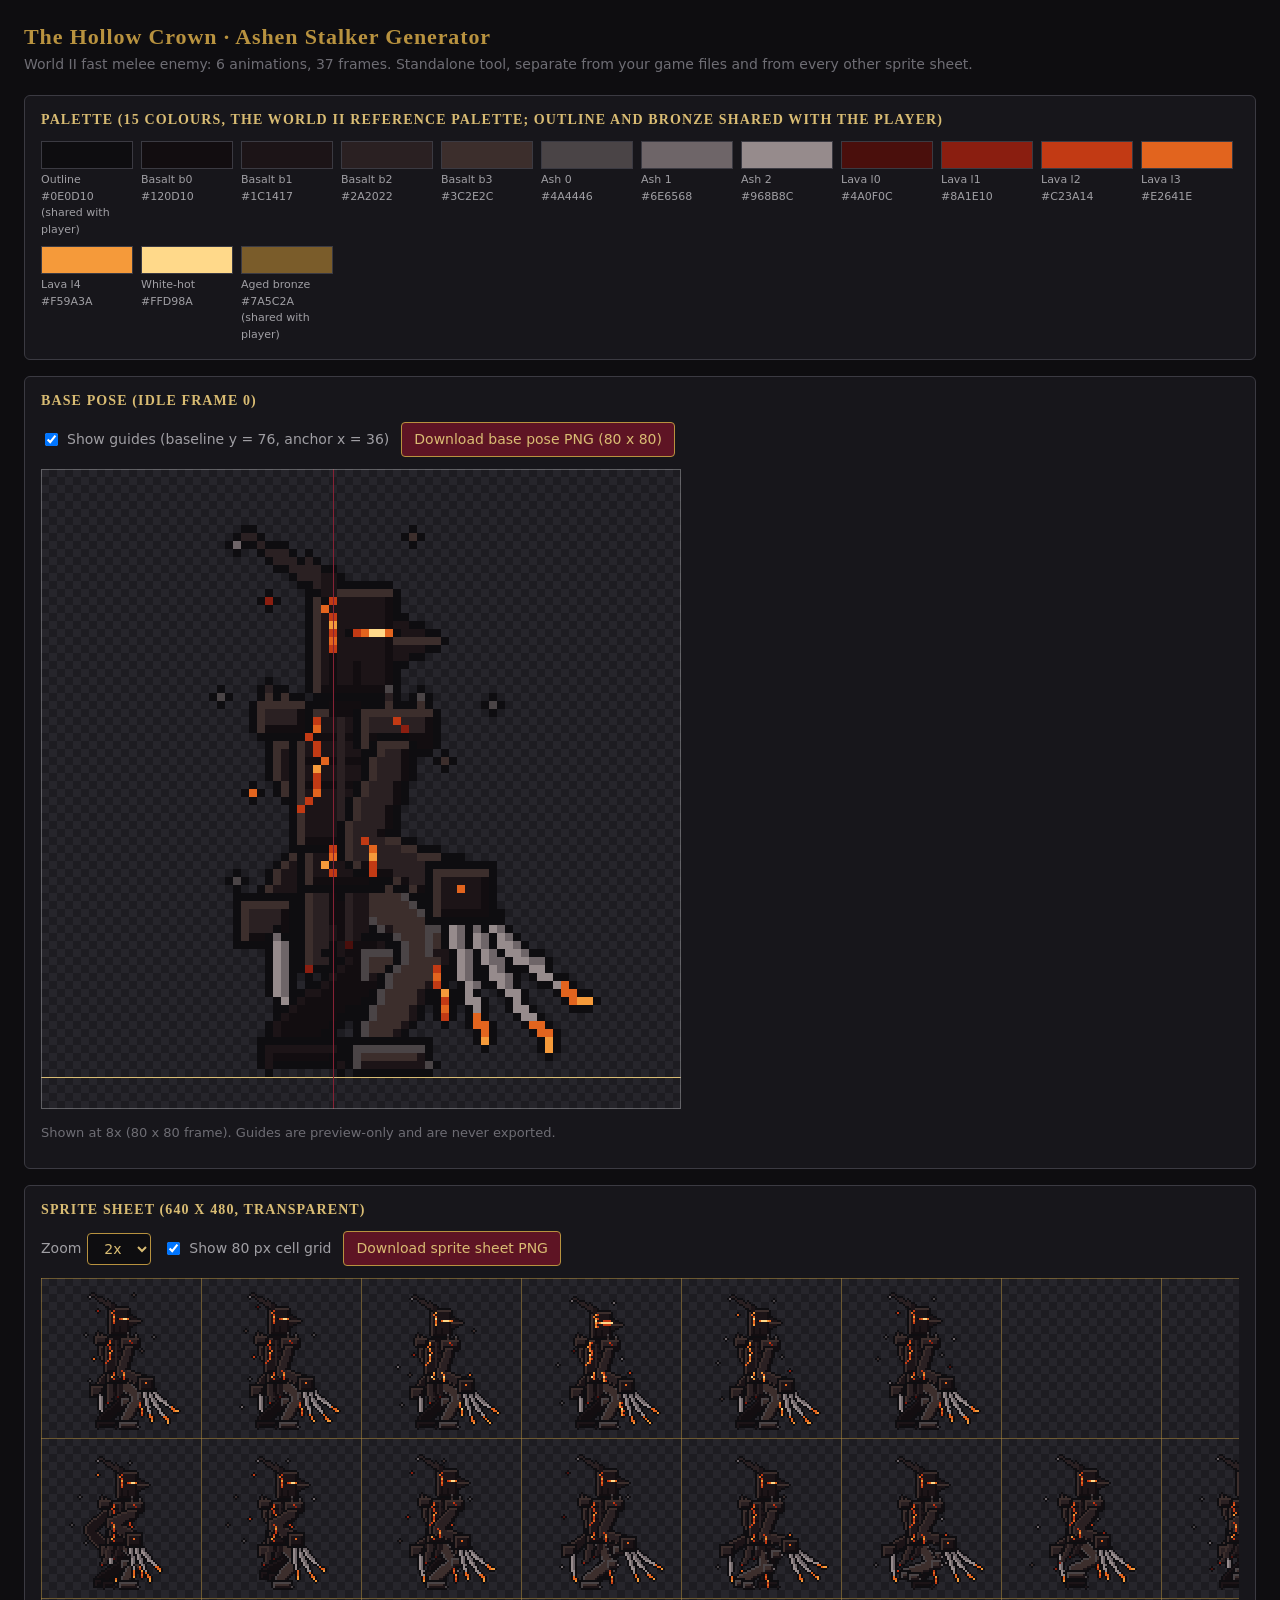
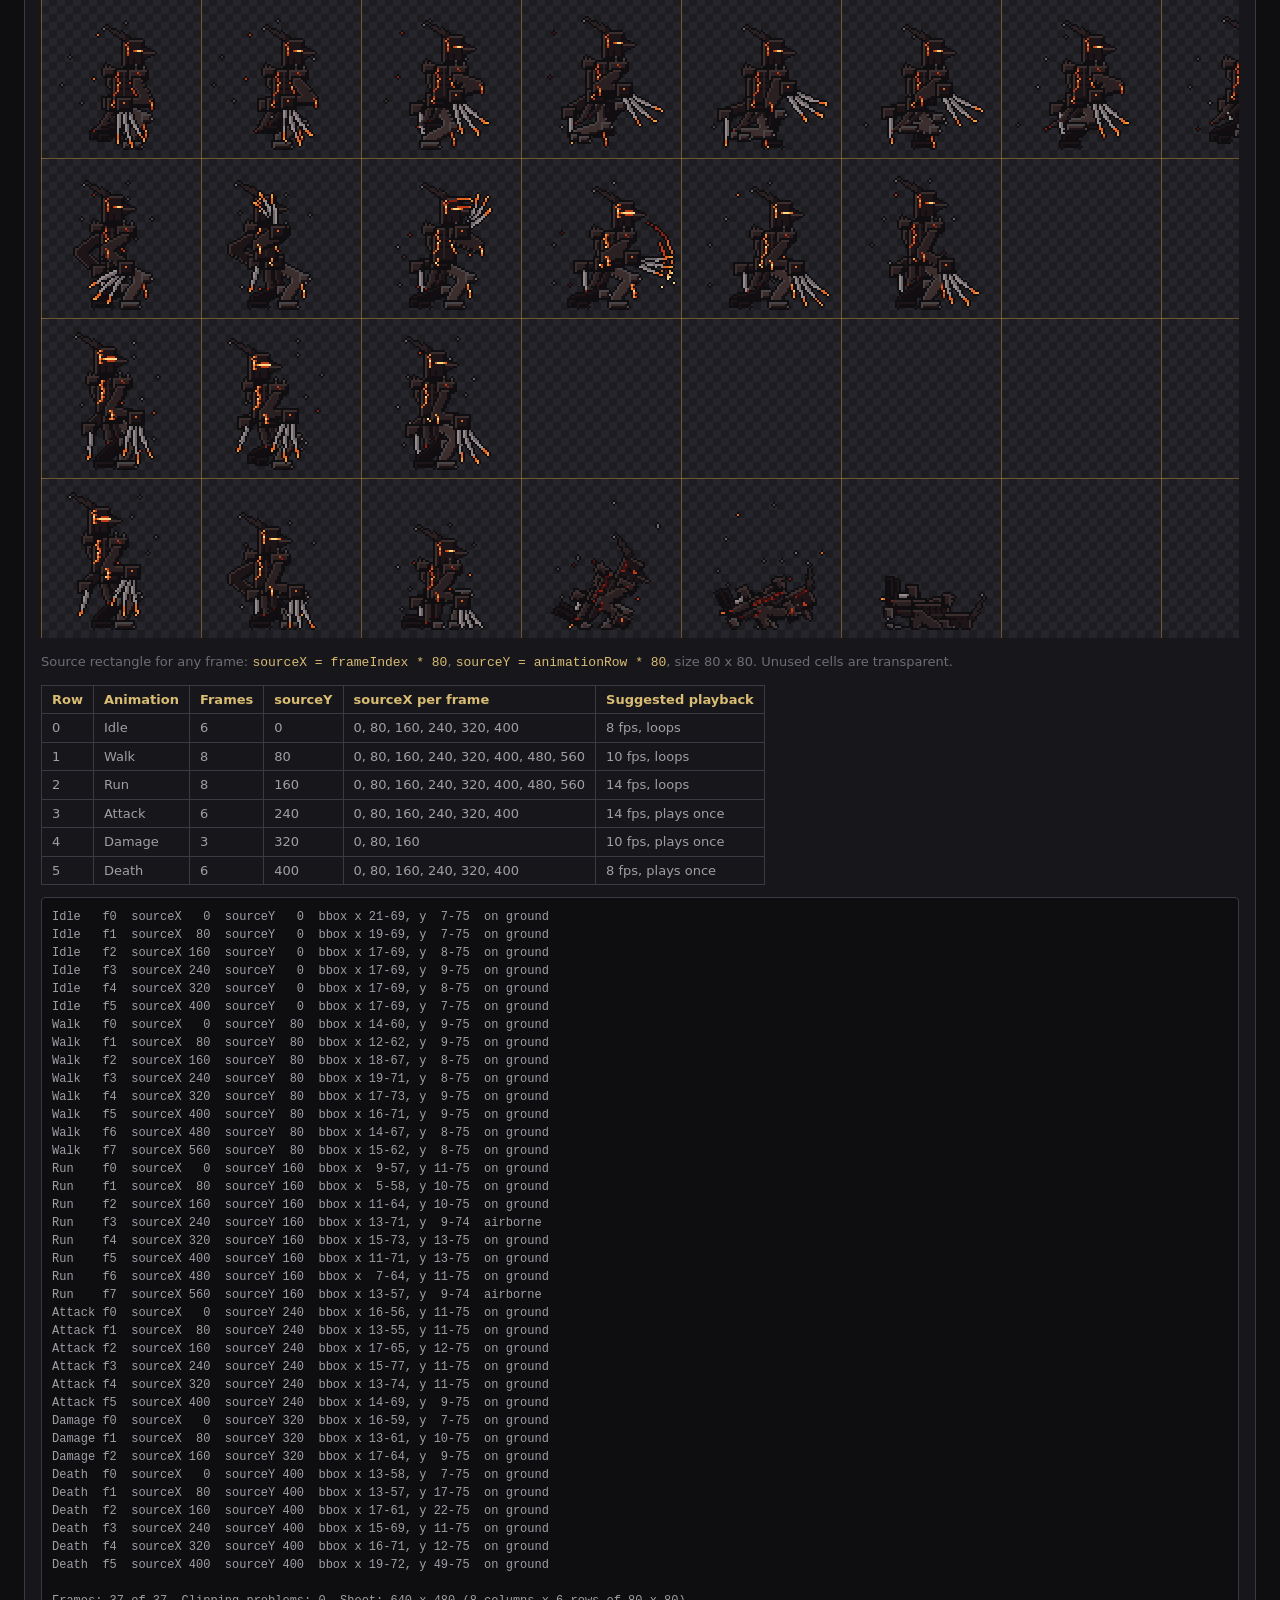
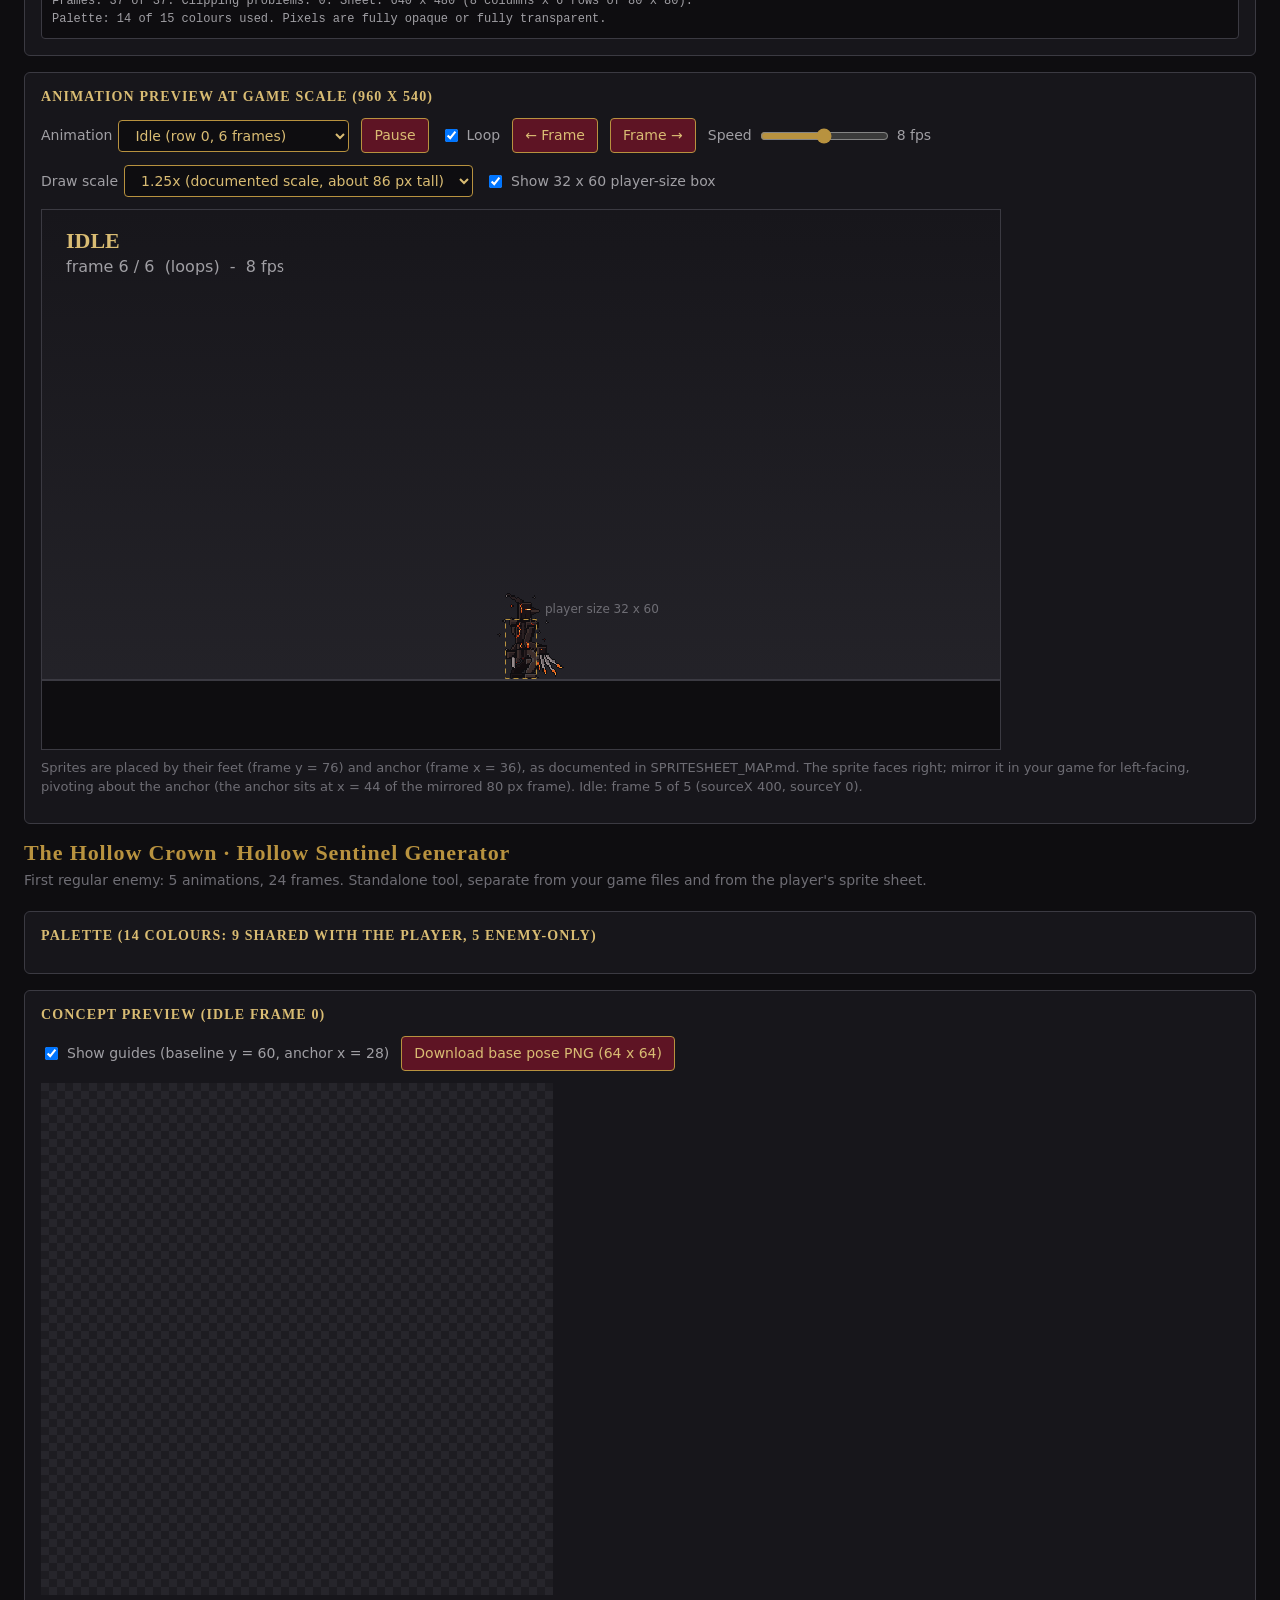
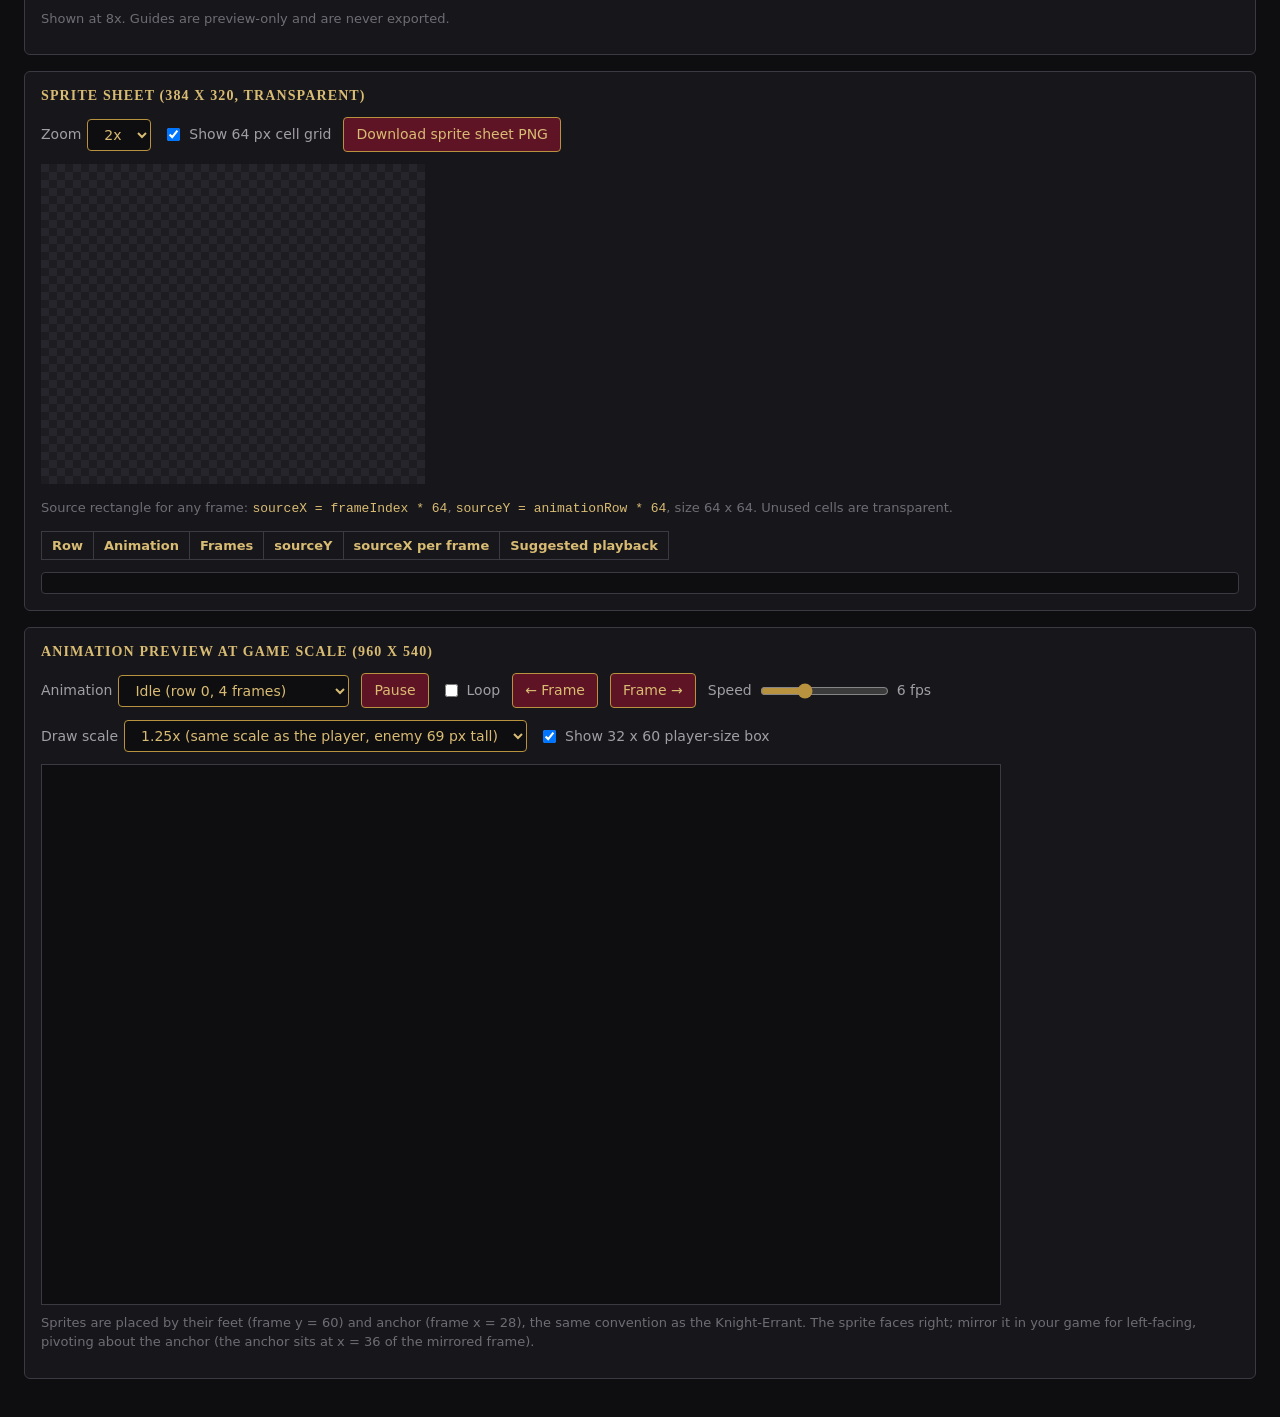
<file: tools/ashen-stalker-generator_v1_duplicated-html.html>
<!DOCTYPE html>
<html lang="en">
<head>
<meta charset="utf-8">
<meta name="viewport" content="width=device-width, initial-scale=1">
<title>The Hollow Crown - Ashen Stalker Sprite Generator</title>
<style>
  :root{
    --out:#0E0D10; --panel:#17161B; --edge:#3B3A42; --ash:#6E6D74; --pale:#A09FA4;
    --burg:#5E1424; --wine:#862235; --gold:#B8923F; --pgold:#D9BC73;
  }
  *{box-sizing:border-box}
  body{margin:0;padding:24px;background:var(--out);color:var(--pale);font:14px/1.5 system-ui,-apple-system,"Segoe UI",sans-serif}
  h1{font:600 22px/1.2 Georgia,serif;color:var(--gold);margin:0 0 4px;letter-spacing:.04em}
  h2{font:600 14px/1.2 Georgia,serif;color:var(--pgold);margin:0 0 12px;letter-spacing:.08em;text-transform:uppercase}
  p{margin:0 0 10px}
  p.sub{margin:0 0 20px;color:var(--ash)}
  section{background:var(--panel);border:1px solid var(--edge);border-radius:6px;padding:16px;margin-bottom:16px}
  .row{display:flex;flex-wrap:wrap;gap:16px;align-items:flex-start}
  .controls{display:flex;flex-wrap:wrap;gap:12px;align-items:center;margin:0 0 12px}
  .controls label{display:flex;gap:6px;align-items:center;color:var(--pale)}
  .checker{
    background-color:#26252b;
    background-image:linear-gradient(45deg,#1d1c21 25%,transparent 25%,transparent 75%,#1d1c21 75%),
                     linear-gradient(45deg,#1d1c21 25%,transparent 25%,transparent 75%,#1d1c21 75%);
    background-size:16px 16px;background-position:0 0,8px 8px;
  }
  canvas{display:block;image-rendering:pixelated}
  button,select{
    font:inherit;color:var(--pgold);background:var(--burg);border:1px solid var(--gold);
    border-radius:4px;padding:6px 12px;cursor:pointer
  }
  button:hover{background:var(--wine)}
  select{background:var(--out)}
  input[type=range]{accent-color:var(--gold)}
  .swatches{display:flex;flex-wrap:wrap;gap:8px}
  .sw{width:92px;font-size:11px;color:var(--pale)}
  .sw i{display:block;height:28px;border:1px solid var(--edge);margin-bottom:3px}
  #sheetScroll{overflow:auto;max-width:100%}
  #sheetWrap{position:relative;display:inline-block}
  #gridOverlay{position:absolute;inset:0;pointer-events:none}
  pre{margin:12px 0 0;padding:10px;background:var(--out);border:1px solid var(--edge);border-radius:4px;
      color:var(--pale);font:12px/1.5 ui-monospace,Menlo,Consolas,monospace;overflow:auto}
  code{color:var(--pgold)}
  #game{width:100%;max-width:960px;height:auto;background:var(--out);border:1px solid var(--edge)}
  .note{color:var(--ash);font-size:13px}
  table.lay{border-collapse:collapse;margin-top:12px;font-size:13px}
  table.lay th,table.lay td{border:1px solid var(--edge);padding:4px 10px;text-align:left}
  table.lay th{color:var(--pgold)}
</style>
</head>
<body>

<h1>The Hollow Crown &middot; Ashen Stalker Generator</h1>
<p class="sub">World II fast melee enemy: 6 animations, 37 frames. Standalone tool, separate from your game files and from every other sprite sheet.</p>

<section>
  <h2>Palette (15 colours, the World II reference palette; outline and bronze shared with the player)</h2>
  <div class="swatches" id="palette"></div>
</section>

<section>
  <h2>Base pose (idle frame 0)</h2>
  <div class="controls">
    <label><input type="checkbox" id="guides" checked> Show guides (baseline y = 76, anchor x = 36)</label>
    <button id="dlBase">Download base pose PNG (80 x 80)</button>
  </div>
  <div class="checker" style="display:inline-block"><canvas id="base" width="640" height="640"></canvas></div>
  <p class="note" style="margin-top:8px">Shown at 8x (80 x 80 frame). Guides are preview-only and are never exported.</p>
</section>

<section>
  <h2>Sprite sheet (640 x 480, transparent)</h2>
  <div class="controls">
    <label>Zoom
      <select id="zoom"><option value="1">1x</option><option value="2" selected>2x</option></select>
    </label>
    <label><input type="checkbox" id="grid" checked> Show 80 px cell grid</label>
    <button id="dlSheet">Download sprite sheet PNG</button>
  </div>
  <div id="sheetScroll">
    <div id="sheetWrap" class="checker">
      <canvas id="sheet" width="640" height="480"></canvas>
      <div id="gridOverlay"></div>
    </div>
  </div>
  <p class="note" style="margin-top:8px">
    Source rectangle for any frame: <code>sourceX = frameIndex * 80</code>, <code>sourceY = animationRow * 80</code>, size 80 x 80.
    Unused cells are transparent.
  </p>
  <table class="lay">
    <thead><tr><th>Row</th><th>Animation</th><th>Frames</th><th>sourceY</th><th>sourceX per frame</th><th>Suggested playback</th></tr></thead>
    <tbody id="layout"></tbody>
  </table>
  <pre id="report"></pre>
</section>

<section>
  <h2>Animation preview at game scale (960 x 540)</h2>
  <div class="controls">
    <label>Animation
      <select id="anim">
        <option value="idle" selected>Idle (row 0, 6 frames)</option>
        <option value="walk">Walk (row 1, 8 frames)</option>
        <option value="run">Run (row 2, 8 frames)</option>
        <option value="attack">Attack (row 3, 6 frames)</option>
        <option value="damage">Damage (row 4, 3 frames)</option>
        <option value="death">Death (row 5, 6 frames)</option>
      </select>
    </label>
    <button id="play">Pause</button>
    <label><input type="checkbox" id="loop"> Loop</label>
    <button id="prev">&larr; Frame</button>
    <button id="next">Frame &rarr;</button>
    <label>Speed <input type="range" id="fps" min="2" max="14" value="6"> <span id="fpsLabel">6 fps</span></label>
    <label>Draw scale
      <select id="scale">
        <option value="1">1x (Stalker 69 px tall)</option>
        <option value="1.25" selected>1.25x (documented scale, about 86 px tall)</option>
        <option value="1.5">1.5x</option>
        <option value="2">2x</option>
      </select>
    </label>
    <label><input type="checkbox" id="refbox" checked> Show 32 x 60 player-size box</label>
  </div>
  <canvas id="game" width="960" height="540"></canvas>
  <p class="note" style="margin-top:8px">
    Sprites are placed by their feet (frame y = 76) and anchor (frame x = 36), as documented in SPRITESHEET_MAP.md.
    The sprite faces right; mirror it in your game for left-facing, pivoting about the anchor (the anchor sits at x = 44 of the mirrored 80 px frame).
    <span id="frameLabel"></span>
  </p>
</section>

<!DOCTYPE html>
<html lang="en">
<head>
<meta charset="utf-8">
<meta name="viewport" content="width=device-width, initial-scale=1">
<title>The Hollow Crown - Hollow Sentinel Sprite Generator</title>
<style>
  :root{
    --out:#0E0D10; --panel:#17161B; --edge:#3B3A42; --ash:#6E6D74; --pale:#A09FA4;
    --burg:#5E1424; --wine:#862235; --gold:#B8923F; --pgold:#D9BC73;
  }
  *{box-sizing:border-box}
  body{margin:0;padding:24px;background:var(--out);color:var(--pale);font:14px/1.5 system-ui,-apple-system,"Segoe UI",sans-serif}
  h1{font:600 22px/1.2 Georgia,serif;color:var(--gold);margin:0 0 4px;letter-spacing:.04em}
  h2{font:600 14px/1.2 Georgia,serif;color:var(--pgold);margin:0 0 12px;letter-spacing:.08em;text-transform:uppercase}
  p{margin:0 0 10px}
  p.sub{margin:0 0 20px;color:var(--ash)}
  section{background:var(--panel);border:1px solid var(--edge);border-radius:6px;padding:16px;margin-bottom:16px}
  .row{display:flex;flex-wrap:wrap;gap:16px;align-items:flex-start}
  .controls{display:flex;flex-wrap:wrap;gap:12px;align-items:center;margin:0 0 12px}
  .controls label{display:flex;gap:6px;align-items:center;color:var(--pale)}
  .checker{
    background-color:#26252b;
    background-image:linear-gradient(45deg,#1d1c21 25%,transparent 25%,transparent 75%,#1d1c21 75%),
                     linear-gradient(45deg,#1d1c21 25%,transparent 25%,transparent 75%,#1d1c21 75%);
    background-size:16px 16px;background-position:0 0,8px 8px;
  }
  canvas{display:block;image-rendering:pixelated}
  button,select{
    font:inherit;color:var(--pgold);background:var(--burg);border:1px solid var(--gold);
    border-radius:4px;padding:6px 12px;cursor:pointer
  }
  button:hover{background:var(--wine)}
  select{background:var(--out)}
  input[type=range]{accent-color:var(--gold)}
  .swatches{display:flex;flex-wrap:wrap;gap:8px}
  .sw{width:92px;font-size:11px;color:var(--pale)}
  .sw i{display:block;height:28px;border:1px solid var(--edge);margin-bottom:3px}
  #sheetScroll{overflow:auto;max-width:100%}
  #sheetWrap{position:relative;display:inline-block}
  #gridOverlay{position:absolute;inset:0;pointer-events:none}
  pre{margin:12px 0 0;padding:10px;background:var(--out);border:1px solid var(--edge);border-radius:4px;
      color:var(--pale);font:12px/1.5 ui-monospace,Menlo,Consolas,monospace;overflow:auto}
  code{color:var(--pgold)}
  #game{width:100%;max-width:960px;height:auto;background:var(--out);border:1px solid var(--edge)}
  .note{color:var(--ash);font-size:13px}
  table.lay{border-collapse:collapse;margin-top:12px;font-size:13px}
  table.lay th,table.lay td{border:1px solid var(--edge);padding:4px 10px;text-align:left}
  table.lay th{color:var(--pgold)}
</style>
</head>
<body>

<h1>The Hollow Crown &middot; Hollow Sentinel Generator</h1>
<p class="sub">First regular enemy: 5 animations, 24 frames. Standalone tool, separate from your game files and from the player's sprite sheet.</p>

<section>
  <h2>Palette (14 colours: 9 shared with the player, 5 enemy-only)</h2>
  <div class="swatches" id="palette"></div>
</section>

<section>
  <h2>Concept preview (idle frame 0)</h2>
  <div class="controls">
    <label><input type="checkbox" id="guides" checked> Show guides (baseline y = 60, anchor x = 28)</label>
    <button id="dlBase">Download base pose PNG (64 x 64)</button>
  </div>
  <div class="checker" style="display:inline-block"><canvas id="base" width="512" height="512"></canvas></div>
  <p class="note" style="margin-top:8px">Shown at 8x. Guides are preview-only and are never exported.</p>
</section>

<section>
  <h2>Sprite sheet (384 x 320, transparent)</h2>
  <div class="controls">
    <label>Zoom
      <select id="zoom"><option value="1">1x</option><option value="2" selected>2x</option></select>
    </label>
    <label><input type="checkbox" id="grid" checked> Show 64 px cell grid</label>
    <button id="dlSheet">Download sprite sheet PNG</button>
  </div>
  <div id="sheetScroll">
    <div id="sheetWrap" class="checker">
      <canvas id="sheet" width="384" height="320"></canvas>
      <div id="gridOverlay"></div>
    </div>
  </div>
  <p class="note" style="margin-top:8px">
    Source rectangle for any frame: <code>sourceX = frameIndex * 64</code>, <code>sourceY = animationRow * 64</code>, size 64 x 64.
    Unused cells are transparent.
  </p>
  <table class="lay">
    <thead><tr><th>Row</th><th>Animation</th><th>Frames</th><th>sourceY</th><th>sourceX per frame</th><th>Suggested playback</th></tr></thead>
    <tbody id="layout"></tbody>
  </table>
  <pre id="report"></pre>
</section>

<section>
  <h2>Animation preview at game scale (960 x 540)</h2>
  <div class="controls">
    <label>Animation
      <select id="anim">
        <option value="idle" selected>Idle (row 0, 4 frames)</option>
        <option value="walk">Walk (row 1, 6 frames)</option>
        <option value="attack">Attack (row 2, 6 frames)</option>
        <option value="damage">Damage (row 3, 2 frames)</option>
        <option value="death">Death (row 4, 6 frames)</option>
      </select>
    </label>
    <button id="play">Pause</button>
    <label><input type="checkbox" id="loop"> Loop</label>
    <button id="prev">&larr; Frame</button>
    <button id="next">Frame &rarr;</button>
    <label>Speed <input type="range" id="fps" min="2" max="14" value="6"> <span id="fpsLabel">6 fps</span></label>
    <label>Draw scale
      <select id="scale">
        <option value="1">1x (enemy 55 px tall)</option>
        <option value="1.25" selected>1.25x (same scale as the player, enemy 69 px tall)</option>
        <option value="1.5">1.5x</option>
        <option value="2">2x</option>
      </select>
    </label>
    <label><input type="checkbox" id="refbox" checked> Show 32 x 60 player-size box</label>
  </div>
  <canvas id="game" width="960" height="540"></canvas>
  <p class="note" style="margin-top:8px">
    Sprites are placed by their feet (frame y = 60) and anchor (frame x = 28), the same convention as the Knight-Errant.
    The sprite faces right; mirror it in your game for left-facing, pivoting about the anchor (the anchor sits at x = 36 of the mirrored frame).
    <span id="frameLabel"></span>
  </p>
</section>

<script>
(function(){
'use strict';

// ==== GENERATOR START ====

const FRAME = 80;

// Index 0 = transparent. 1-12 reuse the player's colour language; 13-14 are the enemy-only crimson glow.
const HEX = [null,
  '#0E0D10', // 1 outline
  '#120D10', // 2 basalt b0
  '#1C1417', // 3 basalt b1
  '#2A2022', // 4 basalt b2
  '#3C2E2C', // 5 basalt b3
  '#4A4446', // 6 ash 0
  '#6E6568', // 7 ash 1
  '#968B8C', // 8 ash 2
  '#4A0F0C', // 9 lava l0
  '#8A1E10', // 10 lava l1
  '#C23A14', // 11 lava l2
  '#E2641E', // 12 lava l3
  '#F59A3A', // 13 lava l4
  '#FFD98A', // 14 white-hot
  '#7A5C2A'  // 15 bronze
];
const C = {OUT:1, B0:2, B1:3, B2:4, B3:5, A0:6, A1:7, A2:8, L0:9, L1:10, L2:11, L3:12, L4:13, HOT:14, BRZ:15};
const rad = d => d * Math.PI / 180;
const TAU = Math.PI * 2;

function makePainter(buf){
  const set = (x, y, c) => {
    x = Math.round(x); y = Math.round(y);
    if (x < 0 || y < 0 || x >= FRAME || y >= FRAME) return;
    buf[y * FRAME + x] = c;
  };
  const rect = (x, y, w, h, c) => { for (let j = 0; j < h; j++) for (let i = 0; i < w; i++) set(x + i, y + j, c); };
  // Light from the upper left: top + left edges = hi, bottom + right edges = sh.
  const box = (x, y, w, h, base, hi, sh, o) => {
    o = o || {};
    const outline = o.outline !== false, chamfer = !!o.chamfer;
    if (outline) {
      for (let j = -1; j <= h; j++) for (let i = -1; i <= w; i++) {
        const corner = (i < 0 || i === w) && (j < 0 || j === h);
        if (chamfer && corner) continue;
        set(x + i, y + j, C.OUT);
      }
    }
    rect(x, y, w, h, base);
    for (let j = 0; j < h; j++) set(x, y + j, hi);
    for (let i = 0; i < w; i++) set(x + i, y, hi);
    for (let j = 1; j < h; j++) set(x + w - 1, y + j, sh);
    for (let i = 1; i < w; i++) set(x + i, y + h - 1, sh);
  };
  return {set, rect, box};
}

function limbMask(pts, w){
  const m = new Uint8Array(FRAME * FRAME);
  for (let s = 0; s < pts.length - 1; s++) {
    const x0 = pts[s][0], y0 = pts[s][1], x1 = pts[s+1][0], y1 = pts[s+1][1];
    const n = Math.max(1, Math.ceil(Math.hypot(x1 - x0, y1 - y0) * 2));
    for (let k = 0; k <= n; k++) {
      const sx = Math.round(x0 + (x1 - x0) * k / n - w / 2), sy = Math.round(y0 + (y1 - y0) * k / n - w / 2);
      for (let j = 0; j < w; j++) for (let i = 0; i < w; i++) {
        const px = sx + i, py = sy + j;
        if (px >= 0 && py >= 0 && px < FRAME && py < FRAME) m[py * FRAME + px] = 1;
      }
    }
  }
  return m;
}
function paintMask(buf, m, base, hi, sh){
  const at = (x, y) => (x < 0 || y < 0 || x >= FRAME || y >= FRAME) ? 0 : m[y * FRAME + x];
  for (let y = 0; y < FRAME; y++) for (let x = 0; x < FRAME; x++) {
    if (!at(x, y) && (at(x-1, y) || at(x+1, y) || at(x, y-1) || at(x, y+1))) buf[y * FRAME + x] = C.OUT;
  }
  for (let y = 0; y < FRAME; y++) for (let x = 0; x < FRAME; x++) {
    if (!at(x, y)) continue;
    let c = base;
    if (!at(x, y-1) || !at(x-1, y)) c = hi;
    else if (!at(x, y+1) || !at(x+1, y)) c = sh;
    buf[y * FRAME + x] = c;
  }
}
// Two-bone IK. bend 'x': joint bends toward +x (knee). bend 'y': toward +y (elbow).
function ik(hx, hy, tx, ty, l1, l2, bend){
  let dx = tx - hx, dy = ty - hy, d = Math.max(0.5, Math.hypot(dx, dy));
  const max = l1 + l2 - 0.01;
  if (d > max) { dx *= max / d; dy *= max / d; d = max; }
  const a = (l1*l1 - l2*l2 + d*d) / (2 * d), h = Math.sqrt(Math.max(0, l1*l1 - a*a));
  const ux = dx / d, uy = dy / d;
  let px = -uy, py = ux;
  if (bend === 'x' ? px < 0 : py < 0) { px = -px; py = -py; }
  return {k: [hx + ux*a + px*h, hy + uy*a + py*h], a: [hx + dx, hy + dy]};
}
// 1 px near-black outline around the whole silhouette.
function outlinePass(buf){
  const out = buf.slice();
  for (let y = 0; y < FRAME; y++) for (let x = 0; x < FRAME; x++) {
    const i = y * FRAME + x;
    if (buf[i] !== 0) continue;
    const n = [x > 0 ? buf[i-1] : 0, x < FRAME-1 ? buf[i+1] : 0, y > 0 ? buf[i-FRAME] : 0, y < FRAME-1 ? buf[i+FRAME] : 0];
    if (n.some(v => v !== 0 && v !== C.OUT)) out[i] = C.OUT;
  }
  buf.set(out);
}


function claw(buf, H, alpha, L, curl){
  const set = (x, y, c) => { x = Math.round(x); y = Math.round(y); if (x >= 0 && y >= 0 && x < FRAME && y < FRAME) buf[y * FRAME + x] = c; };
  let x = H[0], y = H[1]; const pts = [];
  for (let s = 0; s < L; s += 0.5) {
    const a = rad(alpha + curl * s);
    x += Math.sin(a) * 0.5; y += Math.cos(a) * 0.5; pts.push([x, y, s, a]);
  }
  const occ = new Set(); const px = [];
  pts.forEach(p => {
    const w = p[2] < L * 0.6 ? 2 : 1;
    const nx = Math.cos(p[3]), ny = -Math.sin(p[3]);
    for (let k = 0; k < w; k++) {
      const X = Math.round(p[0] + nx * (k - (w - 1) / 2) * 0.9), Y = Math.round(p[1] + ny * (k - (w - 1) / 2) * 0.9);
      let c = k === 0 ? C.A2 : C.A1;
      if (p[2] > L * 0.78) c = C.L3; if (p[2] > L * 0.93) c = C.L4;
      px.push([X, Y, c]); occ.add(X + ',' + Y);
    }
  });
  px.forEach(p => [[1,0],[-1,0],[0,1],[0,-1]].forEach(n => { if (!occ.has((p[0]+n[0]) + ',' + (p[1]+n[1]))) set(p[0]+n[0], p[1]+n[1], C.OUT); }));
  px.forEach(p => set(p[0], p[1], p[2]));
}

// ---------------- glow helpers ----------------
// g: -1 dead/cold, 0 faint, 1 normal, 2 bright, 3 flare
function crackColour(g, i, len){
  const mid = i === Math.floor(len / 2);
  if (g < 0) return (i % 3 === 0) ? C.B0 : null;
  if (g === 0) return (i % 3 === 0) ? C.L1 : C.L0;
  if (g === 1) return mid ? C.L4 : ((i % 4 === 1) ? C.L3 : C.L2);
  if (g === 2) return mid ? C.HOT : ((i % 3 === 0) ? C.L4 : C.L3);
  return mid ? C.HOT : ((i % 2 === 0) ? C.L4 : C.L3);
}
function crack(P, x, y, len, seed, dir, g){
  let s = seed, cx = x, cy = y;
  const rnd = () => { s = (s * 1103515245 + 12345) & 0x7fffffff; return s / 0x7fffffff; };
  for (let i = 0; i < len; i++) {
    const c = crackColour(g, i, len);
    if (c != null) P.set(cx, cy, c);
    if (g >= 3 && i % 2 === 0) P.set(cx + 1, cy, C.L2);          // flare halo
    const r = rnd();
    cy += 1; cx += (r < 0.3 ? -1 : r > 0.7 ? 1 : 0) * dir;
  }
}
// ragged cloth strip hanging from (x, y); sway < 0 trails backwards (to the left)
function strip(P, x, y, w, len, sway, base, hi, tip){
  for (let i = 0; i < len; i++) {
    const dx = Math.round(sway * Math.pow(i / len, 1.4));
    P.rect(x + dx, y + i, w, 1, base);
    P.set(x + dx, y + i, hi);
    if (i > len - 3 && i % 2 === 0) P.set(x + dx + w - 1, y + i, C.OUT);       // torn edge
  }
  P.set(x + Math.round(sway), y + len, tip);
}
function stalkerBoot(P, ax, ay, tilt, col){
  const bx = Math.round(ax) - 3, y0 = Math.round(ay);
  if (tilt === 0) { P.box(bx, y0, 9, 3, col[0], col[1], col[2]); P.set(bx + 9, y0 + 2, col[1]); }
  else if (tilt > 0) { P.box(bx, y0 - 1, 4, 3, col[0], col[1], col[2]); P.box(bx + 4, y0, 5, 3, col[0], col[1], col[2]); P.set(bx + 9, y0 + 2, col[1]); }
  else { P.box(bx, y0, 4, 3, col[0], col[1], col[2]); P.box(bx + 4, y0 - 1, 5, 3, col[0], col[1], col[2]); P.set(bx + 9, y0 + 1, col[1]); }
}
// orange claw-slash trail, restrained: thin crescent, fades toward its start
function drawSlash(buf, H, a0, a1, rOut, rIn){
  const n = Math.max(3, Math.ceil(Math.abs(a1 - a0) / 3));
  for (let i = 0; i <= n; i++) {
    const a = rad(a0 + (a1 - a0) * i / n), f = i / n;
    const put = (r, c) => { const x = Math.round(H[0] + r * Math.sin(a)), y = Math.round(H[1] + r * Math.cos(a));
      if (x >= 0 && y >= 0 && x < FRAME && y < FRAME) buf[y * FRAME + x] = c; };
    if (f > 0.15 || i % 2 === 0) put(rOut, f > 0.8 ? C.L4 : (f > 0.4 ? C.L3 : C.L1));
    if (f > 0.35) put(rIn, f > 0.8 ? C.L3 : C.L2);
  }
  const ea = rad(a1);
  [[0, 0], [1, 0]].forEach(d => { const x = Math.round(H[0] + rOut * Math.sin(ea)) + d[0], y = Math.round(H[1] + rOut * Math.cos(ea)) + d[1];
    if (x >= 0 && y >= 0 && x < FRAME && y < FRAME) buf[y * FRAME + x] = C.HOT; });
}
const ASH0 = [[26,40],[24,52],[22,30],[50,40],[54,48],[20,64],[48,66],[56,30],[28,18],[46,12],[18,44],[52,62],[30,66],[44,20]];
function drawAsh(buf, ash){
  if (!ash) return;
  ASH0.forEach((p, k) => {
    const age = (ash.i + k) % ash.n; if (age > 3) return;
    const x = Math.round(p[0] + ash.dx * age), y = Math.round(p[1] + ash.dy * age);
    if (x < 1 || y < 1 || x >= FRAME - 1 || y >= 74) return;
    if (buf[y * FRAME + x] !== 0) return;                               // only in empty air
    const ember = k % 4 === 0;
    buf[y * FRAME + x] = ember ? [C.L3, C.L2, C.L1, C.L0][age] : [C.A1, C.A0, C.A0, C.B3][age];
  });
}

// ---------------- the Ashen Stalker ----------------
function drawStalker(buf, o){
  const P = makePainter(buf), set = P.set, rect = P.rect, box = P.box;
  const px = o.px || 0, py = o.py || 0, X = px + (o.cx || 0), Y = py + (o.cy || 0), HX = X + (o.hx || 0), HY = Y + (o.hy || 0);
  const g = o.glow == null ? 1 : o.glow;
  const cl = o.claws || [38, 22, 6], cL = o.clawLen || [20, 22, 19];

  // far arm (behind the body)
  { const s = [31 + X, 36 + Y], r = ik(s[0], s[1], o.armF[0], o.armF[1], 12, 13, 'y');
    paintMask(buf, limbMask([s, r.k, r.a], 4), C.B1, C.B3, C.OUT);
    box(Math.round(r.a[0]) - 3, Math.round(r.a[1]) - 2, 6, 5, C.B2, C.B3, C.B0);
    claw(buf, [r.a[0] + 1, r.a[1] + 2], o.clawF == null ? 6 : o.clawF, 13, 0.5); }

  // legs
  [{hx: 35, f: o.far, far: true}, {hx: 39, f: o.near, far: false}].forEach(L => {
    const hipX = L.hx + px, hipY = 51 + py;
    const r = ik(hipX, hipY, L.f.ax, L.f.ay - 1, 13, 13.5, 'x');
    const col = L.far ? [C.B0, C.B1, C.OUT] : [C.B3, C.A0, C.B1];
    paintMask(buf, limbMask([[hipX, hipY], r.k, r.a], 4), col[0], col[1], col[2]);
    box(Math.round(r.k[0]) - 1, Math.round(r.k[1]) - 2, 5, 4, C.B3, C.A0, C.B1, {outline: false});
    set(r.k[0] + 4, r.k[1], C.A1);
    stalkerBoot(P, r.a[0], L.f.ay, L.f.t || 0, col);
    if (!L.far) crack(P, Math.round(r.k[0]), Math.round(r.k[1]) + 3, 7, 11, 1, g);
  });

  // ragged burnt cloth (loincloth strips) - sways, trails when moving
  const sw = o.cloth || 0;
  strip(P, 33 + px, 52 + py, 3, 10, sw, C.B2, C.B3, C.L1);
  strip(P, 38 + px, 52 + py, 3, 7, sw * 0.8, C.B1, C.B2, C.L0);
  // pelvis, torso
  box(33 + px, 46 + py, 9, 6, C.B1, C.B3, C.B0);
  box(32 + X, 30 + Y, 11, 17, C.B1, C.B3, C.B0);
  [33, 36, 39].forEach(y => rect(33 + X, y + Y, 9, 1, C.B0));
  rect(37 + X, 31 + Y, 1, 14, C.B2);
  crack(P, 34 + X, 31 + Y, 12, 5, 1, g); crack(P, 40 + X, 34 + Y, 9, 9, -1, g); crack(P, 36 + px, 47 + py, 4, 3, 1, g);
  // far pauldron
  box(27 + X, 29 + Y, 6, 4, C.B2, C.B3, C.B0, {chamfer: true}); set(28 + X, 28 + Y, C.B3); set(28 + X, 27 + Y, C.B2); set(30 + X, 28 + Y, C.B3);
  // head: swept-back blade crest, forward beak, eye slit
  const hs = (x, y, c) => set(x + HX, y + HY, c), hr = (x, y, w, h, c) => rect(x + HX, y + HY, w, h, c);
  hr(36, 27, 5, 4, C.B0);
  box(34 + HX, 15 + HY, 10, 13, C.B1, C.B3, C.B0, {chamfer: true});
  for (let i = 0; i < 12; i++) {
    const x = 36 - i, y = 15 - Math.floor(i * 0.7), w = Math.max(1, 3 - Math.floor(i / 4));
    for (let k = 0; k < w; k++) hs(x, y - k, i < 2 ? C.B1 : C.B2);
    hs(x, y + 1, C.OUT);
  }
  hs(24, 9, C.A1);
  for (let r = 0; r < 6; r++) hr(44, 19 + r, 6 - Math.abs(r - 2) * 2, 1, r === 2 ? C.B3 : C.B1);
  hr(38, 20, 7, 1, C.OUT);
  if (g >= 0) {
    if (g === 0) { hr(41, 20, 2, 1, C.L2); }
    else if (g === 1) { hr(40, 20, 4, 1, C.L3); hr(41, 20, 2, 1, C.HOT); hs(39, 20, C.L2); }
    else if (g === 2) { hr(40, 20, 4, 1, C.L4); hr(40, 20, 3, 1, C.HOT); hs(39, 20, C.L3); hs(44, 20, C.L3); }
    else { hr(39, 20, 6, 1, C.HOT); hr(40, 19, 4, 1, C.L2); hr(40, 21, 4, 1, C.L2); hs(38, 20, C.L4); }
  }
  crack(P, 36 + HX, 16 + HY, 7, 14, 1, g);
  hr(36, 23, 1, 4, C.B0); hr(39, 24, 1, 3, C.B0);
  // near pauldron
  box(40 + X, 30 + Y, 9, 5, C.B2, C.B3, C.B0, {chamfer: true});
  set(43 + X, 29 + Y, C.B3); set(43 + X, 28 + Y, C.B2); set(43 + X, 27 + Y, C.A0); set(47 + X, 29 + Y, C.B3); set(47 + X, 28 + Y, C.A0);
  rect(41 + X, 33 + Y, 7, 1, C.B0); set(44 + X, 31 + Y, g < 0 ? C.B0 : C.L2); set(45 + X, 32 + Y, g < 0 ? C.B0 : C.L1);
  // near arm with the three claws
  { const s = [44 + X, 36 + Y], r = ik(s[0], s[1], o.armN[0], o.armN[1], 12, 13, 'y');
    paintMask(buf, limbMask([s, r.k, r.a], 4), C.B2, C.B3, C.B0);
    crack(P, Math.round(r.k[0]), Math.round(r.k[1]) - 1, 5, 21, 1, g);
    const H = r.a;
    if (o.slash) drawSlash(buf, [H[0] + 1, H[1] + 1], o.slash[0], o.slash[1], o.slash[2], o.slash[3]);
    claw(buf, [H[0] + 1, H[1] + 1], cl[0], cL[0], 1.0);
    claw(buf, [H[0], H[1] + 1], cl[1], cL[1], 0.9);
    claw(buf, [H[0] - 1, H[1] + 1], cl[2], cL[2], 0.8);
    box(Math.round(H[0]) - 3, Math.round(H[1]) - 2, 7, 6, C.B1, C.B3, C.B0);
    set(H[0], H[1], g < 0 ? C.B0 : C.L3);
    if (o.sparks) o.sparks.forEach(p => { set(p[0], p[1], C.HOT); }); }
  drawAsh(buf, o.ash);
}

function rotateBuf(src, deg, pivot, dest){
  const a = rad(deg), ca = Math.cos(a), sa = Math.sin(a), out = new Uint8Array(FRAME * FRAME);
  for (let y = 0; y < FRAME; y++) for (let x = 0; x < FRAME; x++) {
    const rx = x - dest[0], ry = y - dest[1];
    const sx = Math.round(pivot[0] + rx * ca + ry * sa), sy = Math.round(pivot[1] - rx * sa + ry * ca);
    if (sx >= 0 && sy >= 0 && sx < FRAME && sy < FRAME) out[y * FRAME + x] = src[sy * FRAME + sx];
  }
  return out;
}

function renderStalker(o){
  let buf = new Uint8Array(FRAME * FRAME);
  if (o.rot) {                                                          // collapse: draw upright, then topple about the hips
    drawStalker(buf, o);
    buf = rotateBuf(buf, o.rot[0], [39 + (o.px || 0), 51 + (o.py || 0)], [o.rot[1], o.rot[2]]);
    drawAsh(buf, o.ash);
  } else drawStalker(buf, o);
  buf.fill(0, 75 * FRAME);                                              // nothing below the ground line (feet end at y = 74, outline y = 75)
  outlinePass(buf);
  return buf;
}

// ---------------- animation data ----------------
const NEAR_I = {ax: 42, ay: 72, t: 0}, FAR_I = {ax: 31, ay: 72, t: 0};      // idle stance (ankle = top of boot)
const ash = (i, n, dx, dy) => ({i: i, n: n, dx: dx, dy: dy});

// IDLE 6: breathing, cracks glow softly with one brighter pulse, cloth and claws sway, ash rises.
const IDLE = [0, 1, 2, 3, 4, 5].map(i => ({
  py: 0, cy: [0, 0, 1, 1, 1, 0][i], hy: [0, 0, 0, 1, 0, 0][i], cx: 0, hx: [0, 0, 1, 1, 0, 0][i],
  glow: [1, 1, 2, 3, 2, 1][i], near: NEAR_I, far: FAR_I,
  armN: [52, 52 + [0, 0, 1, 1, 1, 0][i]], claws: [38 + [0, 1, 2, 2, 1, 0][i], 22 + [0, 1, 2, 2, 1, 0][i], 6 + [0, 1, 2, 2, 1, 0][i]],
  armF: [28, 56 + [0, 0, 1, 1, 1, 0][i]], cloth: [0, 1, 1, 0, -1, -1][i], ash: ash(i, 6, 0, -1.2)
}));

// WALK 8: forward-leaning stalking stride, claws swing opposite the legs, cloth trails.
function gait(phase, S, L, st){
  if (phase < st) return {x: S - 2 * S * (phase / st), lift: 0, u: -1};
  const u = (phase - st) / (1 - st);
  return {x: -S + 2 * S * u, lift: L * Math.sin(Math.PI * u), u: u};
}
function tilt(g){ if (g.u < 0) return 0; if (g.u < 0.3) return 1; if (g.u >= 0.7) return -1; return 0; }
const WALK = [0, 1, 2, 3, 4, 5, 6, 7].map(i => {
  const a = i / 8 * TAU, c = Math.cos(a);
  const foot = ph => { const g = gait(ph, 6, 5, 0.5); return {ax: 36 + g.x, ay: 72 - g.lift, t: tilt(g)}; };
  return {
    py: [1, 1, 0, 0, 1, 1, 0, 0][i], cx: 2, cy: 1, hx: 2, glow: 1,
    near: foot(i / 8), far: foot(((i + 4) % 8) / 8),
    armN: [50 - 4 * c, 51 - 1.5 * c], claws: [38 - 9 * c, 22 - 9 * c, 6 - 9 * c],
    armF: [28 + 5 * c, 56], clawF: 6 + 6 * c, cloth: -3 + 1.5 * Math.sin(a), ash: ash(i, 8, -1.6, -0.5)
  };
});

// RUN 8: aggressive lean, long strides with two airborne frames, claws thrust forward, cloth and ash stream back.
function runFoot(phase){
  const S = 9, st = 0.42;
  if (phase < st) return {x: S - 2 * S * (phase / st), lift: 0, u: -1};
  const u = (phase - st) / (1 - st);
  return {x: -S + 2 * S * u, lift: 9 * Math.sin(Math.PI * u), u: u};
}
const RUN_AIR = [0, 0, 0, 1, 0, 0, 0, 1];
const RUN = [0, 1, 2, 3, 4, 5, 6, 7].map(i => {
  const a = i / 8 * TAU, c = Math.cos(a);
  const foot = (ph, stance) => { const g = runFoot(ph); let lift = g.lift, t = tilt(g);
    if (g.u < 0 && RUN_AIR[i] && stance) { lift = 3; t = 1; }
    return {ax: 35 + g.x, ay: 72 - lift, t: t}; };
  const ng = runFoot(i / 8), fg = runFoot(((i + 4) % 8) / 8);
  return {
    py: [3, 3, 1, -1, 3, 3, 1, -1][i] + 1, cx: 4, cy: 2, hx: 3, glow: 1,
    near: foot(i / 8, ng.u < 0), far: foot(((i + 4) % 8) / 8, fg.u < 0),
    armN: [47 - 6 * c, 48 + 4 * c], claws: [38 - 20 * c, 22 - 20 * c, 6 - 20 * c],
    armF: [28 + 6 * c, 55 - 3 * c], clawF: 6 + 14 * c, cloth: -7 + 2 * Math.sin(a), ash: ash(i, 8, -4, -0.4)
  };
});

// ATTACK 6: crouch and coil, claws raised, strike begins, HIT (slash + flare), follow-through, recovery.
const ATTACK = [
  {py: 3, cx: -2, cy: 1, hx: -1, glow: 1, near: {ax: 43, ay: 72, t: 0}, far: {ax: 29, ay: 72, t: 0},
   armN: [42, 54], claws: [-40, -55, -70], armF: [29, 56], cloth: -1, ash: ash(0, 6, -1, 0)},
  {py: 3, px: -1, cx: -4, cy: 1, hx: -2, glow: 2, near: {ax: 42, ay: 72, t: 0}, far: {ax: 27, ay: 72, t: 0},
   armN: [38, 36], claws: [-150, -165, 180], armF: [27, 52], clawF: -20, cloth: 1, ash: ash(1, 6, -1, -1)},
  {py: 3, px: 2, cx: 2, cy: 2, hx: 2, glow: 2, near: {ax: 45, ay: 72, t: 0}, far: {ax: 28, ay: 72, t: 1},
   armN: [50, 36], claws: [150, 135, 120], armF: [28, 54], cloth: -3, slash: [215, 160, 17, 13], ash: ash(2, 6, -1, -1)},
  {py: 4, px: 4, cx: 4, cy: 3, hx: 4, glow: 3, near: {ax: 47, ay: 72, t: 0}, far: {ax: 27, ay: 72, t: 1},
   armN: [55, 49], claws: [84, 70, 56], clawLen: [19, 20, 18], armF: [30, 54], cloth: -5,
   slash: [158, 62, 19, 15], sparks: [[73, 60], [75, 57], [70, 64], [76, 62]], ash: ash(3, 6, -2, -1)},
  {py: 4, px: 4, cx: 4, cy: 3, hx: 3, glow: 2, near: {ax: 47, ay: 72, t: 0}, far: {ax: 28, ay: 72, t: 1},
   armN: [57, 54], claws: [40, 26, 12], armF: [30, 55], cloth: -4, ash: ash(4, 6, -2, -0.5)},
  {py: 1, px: 1, cx: 1, cy: 1, hx: 1, glow: 1, near: {ax: 43, ay: 72, t: 0}, far: {ax: 31, ay: 72, t: 0},
   armN: [52, 53], claws: [38, 22, 6], armF: [28, 56], cloth: -1, ash: ash(5, 6, -1, -0.5)}
];

// DAMAGE 3: hit recoil with the molten cracks flaring, stagger, recover.
const DAMAGE = [
  {py: 0, px: -2, cx: -2, cy: 0, hx: -3, glow: 3, near: {ax: 41, ay: 72, t: 0}, far: {ax: 30, ay: 72, t: 0},
   armN: [47, 49], claws: [10, -6, -22], armF: [24, 55], clawF: -10, cloth: 2, ash: ash(0, 3, 2, -1)},
  {py: 2, px: -4, cx: -2, cy: 1, hx: -4, glow: 3, near: {ax: 39, ay: 72, t: 0}, far: {ax: 27, ay: 70, t: 1},
   armN: [44, 48], claws: [0, -16, -32], armF: [22, 52], clawF: -25, cloth: 3, ash: ash(1, 3, 2, -1)},
  {py: 1, px: -2, cx: 0, cy: 1, hx: 0, glow: 2, near: {ax: 41, ay: 72, t: 0}, far: {ax: 30, ay: 72, t: 0},
   armN: [50, 51], claws: [28, 12, -4], armF: [26, 56], cloth: 1, ash: ash(2, 3, 1, -1)}
];

// DEATH 6: struck, buckles, kneels, topples, lies still, final settled pose (cracks cold, glow gone).
const DEATH = [
  {py: 0, px: -3, cx: -3, cy: 0, hx: -4, glow: 3, near: {ax: 40, ay: 72, t: 0}, far: {ax: 29, ay: 72, t: 0},
   armN: [45, 46], claws: [-5, -21, -37], armF: [22, 54], clawF: -20, cloth: 3, ash: ash(0, 6, 1, -1)},
  {py: 6, px: -3, cx: -2, cy: 2, hx: 0, hy: 2, glow: 2, near: {ax: 43, ay: 72, t: 0}, far: {ax: 28, ay: 72, t: 0},
   armN: [47, 56], claws: [15, 0, -15], armF: [26, 58], cloth: 1, ash: ash(1, 6, 0, 1)},
  {py: 10, px: -1, cx: 2, cy: 3, hx: 2, hy: 3, glow: 1, near: {ax: 47, ay: 72, t: 0}, far: {ax: 24, ay: 72, t: 0},
   armN: [50, 61], claws: [30, 16, 2], armF: [28, 62], cloth: 0, ash: ash(2, 6, 0, 1)},
  {py: 10, px: -1, cx: 3, cy: 4, hx: 3, hy: 4, glow: 0, near: {ax: 47, ay: 72, t: 0}, far: {ax: 24, ay: 72, t: 0},
   armN: [52, 62], claws: [40, 26, 12], armF: [28, 62], cloth: 0, rot: [28, 38, 63], ash: ash(3, 6, 0, 1)},
  {py: 10, px: -1, cx: 3, cy: 4, hx: 3, hy: 4, glow: 0, near: {ax: 47, ay: 72, t: 0}, far: {ax: 24, ay: 72, t: 0},
   armN: [52, 62], claws: [40, 26, 12], armF: [28, 62], cloth: 0, rot: [62, 37, 66], ash: ash(4, 6, 0, 1)},
  {py: 10, px: -1, cx: 3, cy: 4, hx: 3, hy: 4, glow: -1, near: {ax: 47, ay: 72, t: 0}, far: {ax: 24, ay: 72, t: 0},
   armN: [52, 62], claws: [40, 26, 12], armF: [28, 62], cloth: 0, rot: [90, 36, 67]}
];
const POSE_SETS = {idle: IDLE, walk: WALK, run: RUN, attack: ATTACK, damage: DAMAGE, death: DEATH};

// ==== GENERATOR END ====


// ---------- sheet layout: 6 columns x 5 rows of 64 x 64 cells = 384 x 320 ----------
const SHEET_W = 640, SHEET_H = 480;
const NAMES = ['Outline','Basalt b0','Basalt b1','Basalt b2','Basalt b3','Ash 0','Ash 1','Ash 2','Lava l0','Lava l1','Lava l2','Lava l3','Lava l4','White-hot','Aged bronze'];
const SHARED = [1,0,0,0,0,0,0,0,0,0,0,0,0,0,1];
const RGB = HEX.map(h => h ? [1,3,5].map(i => parseInt(h.slice(i, i + 2), 16)) : null);

const ANIMS = {
  idle:   {label: 'Idle',   row: 0, count: 6, fps: 8,  loop: true},
  walk:   {label: 'Walk',   row: 1, count: 8, fps: 10, loop: true},
  run:    {label: 'Run',    row: 2, count: 8, fps: 14, loop: true},
  attack: {label: 'Attack', row: 3, count: 6, fps: 14, loop: false},
  damage: {label: 'Damage', row: 4, count: 3, fps: 10, loop: false},
  death:  {label: 'Death',  row: 5, count: 6, fps: 8,  loop: false}
};
Object.keys(ANIMS).forEach(k => {
  const a = ANIMS[k]; a.idx = 0; a.playing = true; a.last = 0;
  a.frames = POSE_SETS[k].map(renderStalker);
});
let cur = 'idle';

function toImageData(buf){
  const img = new ImageData(FRAME, FRAME);
  for (let i = 0; i < buf.length; i++) {
    const c = buf[i];
    if (!c) continue;
    img.data[i*4] = RGB[c][0]; img.data[i*4+1] = RGB[c][1]; img.data[i*4+2] = RGB[c][2]; img.data[i*4+3] = 255;
  }
  return img;
}
const $ = id => document.getElementById(id);
const sheet = $('sheet'), sctx = sheet.getContext('2d');
sctx.clearRect(0, 0, SHEET_W, SHEET_H);
Object.keys(ANIMS).forEach(k => {
  const a = ANIMS[k];
  a.frames.forEach((b, i) => sctx.putImageData(toImageData(b), i * FRAME, a.row * FRAME));
});

// ---------- palette ----------
$('palette').innerHTML = NAMES.map((n, i) =>
  '<div class="sw"><i style="background:' + HEX[i+1] + '"></i>' + n + '<br>' + HEX[i+1] + (SHARED[i] ? ' (shared with player)' : '') + '</div>').join('');

// ---------- layout table + report ----------
(function(){
  let rows = '', lines = [], total = 0, problems = 0;
  const used = new Set();
  Object.keys(ANIMS).forEach(k => {
    const a = ANIMS[k], xs = [];
    a.frames.forEach((b, f) => {
      let x0 = 80, x1 = -1, y0 = 80, y1 = -1;
      for (let y = 0; y < 80; y++) for (let x = 0; x < 80; x++) {
        const c = b[y*80 + x]; if (!c) continue;
        used.add(c);
        if (x < x0) x0 = x; if (x > x1) x1 = x; if (y < y0) y0 = y; if (y > y1) y1 = y;
      }
      const clip = x0 < 1 || x1 > 78 || y0 < 1 || y1 > 75;
      if (clip) problems++;
      total++;
      xs.push(f * 80);
      lines.push(a.label.padEnd(6) + ' f' + f + '  sourceX ' + String(f*80).padStart(3) + '  sourceY ' + String(a.row*80).padStart(3) +
        '  bbox x ' + String(x0).padStart(2) + '-' + x1 + ', y ' + String(y0).padStart(2) + '-' + y1 +
        (clip ? '  CLIPPING' : (y1 >= 75 ? '  on ground' : '  airborne')));
    });
    rows += '<tr><td>' + a.row + '</td><td>' + a.label + '</td><td>' + a.count + '</td><td>' + (a.row * 80) + '</td><td>' +
            xs.join(', ') + '</td><td>' + a.fps + ' fps, ' + (a.loop ? 'loops' : 'plays once') + '</td></tr>';
  });
  $('layout').innerHTML = rows;
  lines.push('');
  lines.push('Frames: ' + total + ' of 37. Clipping problems: ' + problems + '. Sheet: ' + SHEET_W + ' x ' + SHEET_H + ' (8 columns x 6 rows of 80 x 80).');
  lines.push('Palette: ' + used.size + ' of 15 colours used. Pixels are fully opaque or fully transparent.');
  $('report').textContent = lines.join('\n');
})();

// ---------- sheet view ----------
function updateSheetView(){
  const z = +$('zoom').value;
  sheet.style.width = SHEET_W * z + 'px';
  sheet.style.height = SHEET_H * z + 'px';
  const cell = FRAME * z, ov = $('gridOverlay');
  if ($('grid').checked) {
    ov.style.backgroundImage =
      'linear-gradient(to right, rgba(184,146,63,.5) 1px, transparent 1px),' +
      'linear-gradient(to bottom, rgba(184,146,63,.5) 1px, transparent 1px)';
    ov.style.backgroundSize = cell + 'px ' + cell + 'px';
  } else ov.style.backgroundImage = 'none';
}
$('zoom').onchange = updateSheetView;
$('grid').onchange = updateSheetView;
updateSheetView();

// ---------- concept / base pose view (idle frame 0) ----------
const base = $('base'), bctx = base.getContext('2d');
function drawBase(){
  bctx.imageSmoothingEnabled = false;
  bctx.clearRect(0, 0, 640, 640);
  bctx.drawImage(sheet, 0, 0, FRAME, FRAME, 0, 0, 640, 640);
  if ($('guides').checked) {
    bctx.lineWidth = 1;
    bctx.strokeStyle = '#D9BC73'; bctx.beginPath(); bctx.moveTo(0, 608.5); bctx.lineTo(640, 608.5); bctx.stroke();   // baseline y = 60
    bctx.strokeStyle = '#862235'; bctx.beginPath(); bctx.moveTo(292.5, 0); bctx.lineTo(292.5, 640); bctx.stroke();   // anchor x = 28
    bctx.strokeStyle = 'rgba(160,159,164,.5)'; bctx.strokeRect(0.5, 0.5, 639, 639);
  }
}
$('guides').onchange = drawBase;
drawBase();

// ---------- export ----------
function download(canvas, name){
  canvas.toBlob(function(blob){
    const a = document.createElement('a');
    a.href = URL.createObjectURL(blob); a.download = name;
    document.body.appendChild(a); a.click(); a.remove();
    setTimeout(function(){ URL.revokeObjectURL(a.href); }, 1000);
  }, 'image/png');
}
$('dlSheet').onclick = function(){ download(sheet, 'ashen_stalker_spritesheet.png'); };
$('dlBase').onclick = function(){
  const c = document.createElement('canvas'); c.width = c.height = FRAME;
  c.getContext('2d').putImageData(toImageData(ANIMS.idle.frames[0]), 0, 0);
  download(c, 'ashen_stalker_base_pose.png');
};

// ---------- game-scale preview ----------
const game = $('game'), gx = game.getContext('2d');
const GROUND = 470, CX = 480;
function drawGame(){
  const a = ANIMS[cur], s = +$('scale').value;
  gx.imageSmoothingEnabled = false;
  const g = gx.createLinearGradient(0, 0, 0, 540);
  g.addColorStop(0, '#17161B'); g.addColorStop(1, '#25242A');
  gx.fillStyle = g; gx.fillRect(0, 0, 960, 540);
  gx.fillStyle = '#0E0D10'; gx.fillRect(0, GROUND, 960, 540 - GROUND);
  gx.fillStyle = '#3B3A42'; gx.fillRect(0, GROUND, 960, 2);
  // sourceX = frameIndex * 80, sourceY = animationRow * 80; placed by feet (y 76) and anchor (x 36)
  const dx = Math.round(CX - 36 * s), dy = Math.round(GROUND - 76 * s);
  gx.drawImage(sheet, a.idx * FRAME, a.row * FRAME, FRAME, FRAME, dx, dy, FRAME * s, FRAME * s);
  if ($('refbox').checked) {
    gx.save(); gx.strokeStyle = '#B8923F'; gx.setLineDash([5, 4]); gx.lineWidth = 1;
    gx.strokeRect(CX - 16 + .5, GROUND - 60 + .5, 31, 59); gx.restore();
    gx.fillStyle = '#6E6D74'; gx.font = '12px system-ui,sans-serif';
    gx.fillText('player size 32 x 60', CX + 24, GROUND - 66);
  }
  gx.fillStyle = '#D9BC73'; gx.font = '600 22px Georgia,serif'; gx.fillText(a.label.toUpperCase(), 24, 38);
  gx.fillStyle = '#A09FA4'; gx.font = '16px system-ui,sans-serif';
  gx.fillText('frame ' + (a.idx + 1) + ' / ' + a.count + (a.loop ? '  (loops)' : '  (plays once)') + '  -  ' + a.fps + ' fps', 24, 62);
  $('frameLabel').textContent = a.label + ': frame ' + a.idx + ' of ' + (a.count - 1) +
    ' (sourceX ' + a.idx * FRAME + ', sourceY ' + a.row * FRAME + ').';
}
function syncControls(){
  const a = ANIMS[cur];
  $('anim').value = cur; $('fps').value = a.fps; $('fpsLabel').textContent = a.fps + ' fps'; $('loop').checked = a.loop;
  $('play').textContent = a.playing ? 'Pause' : (!a.loop && a.idx === a.count - 1 ? 'Replay' : 'Play');
  drawGame();
}
$('anim').onchange = function(){ cur = this.value; syncControls(); };
$('loop').onchange = function(){ ANIMS[cur].loop = this.checked; };
$('scale').onchange = drawGame;
$('refbox').onchange = drawGame;
$('fps').oninput = function(){ ANIMS[cur].fps = +this.value; $('fpsLabel').textContent = this.value + ' fps'; };
$('play').onclick = function(){
  const a = ANIMS[cur];
  if (!a.playing && !a.loop && a.idx === a.count - 1) a.idx = 0;
  a.playing = !a.playing; a.last = 0; syncControls();
};
$('prev').onclick = function(){ const a = ANIMS[cur]; a.playing = false; a.idx = (a.idx + a.count - 1) % a.count; syncControls(); };
$('next').onclick = function(){ const a = ANIMS[cur]; a.playing = false; a.idx = (a.idx + 1) % a.count; syncControls(); };
function tick(t){
  let dirty = false;
  Object.keys(ANIMS).forEach(k => {
    const a = ANIMS[k];
    if (!a.playing) return;
    if (!a.last) a.last = t;
    const step = 1000 / a.fps;
    if (t - a.last >= step) {
      let n = a.idx + Math.floor((t - a.last) / step);
      a.last = t - ((t - a.last) % step);
      if (n >= a.count) {
        if (a.loop) n %= a.count;
        else { n = a.count - 1; a.playing = false; if (k === cur) $('play').textContent = 'Replay'; }
      }
      a.idx = n;
      if (k === cur) dirty = true;
    }
  });
  if (dirty) drawGame();
  requestAnimationFrame(tick);
}
syncControls();
requestAnimationFrame(tick);

})();
</script>
</body>
</html>
</script>
</body>
</html>
</file>
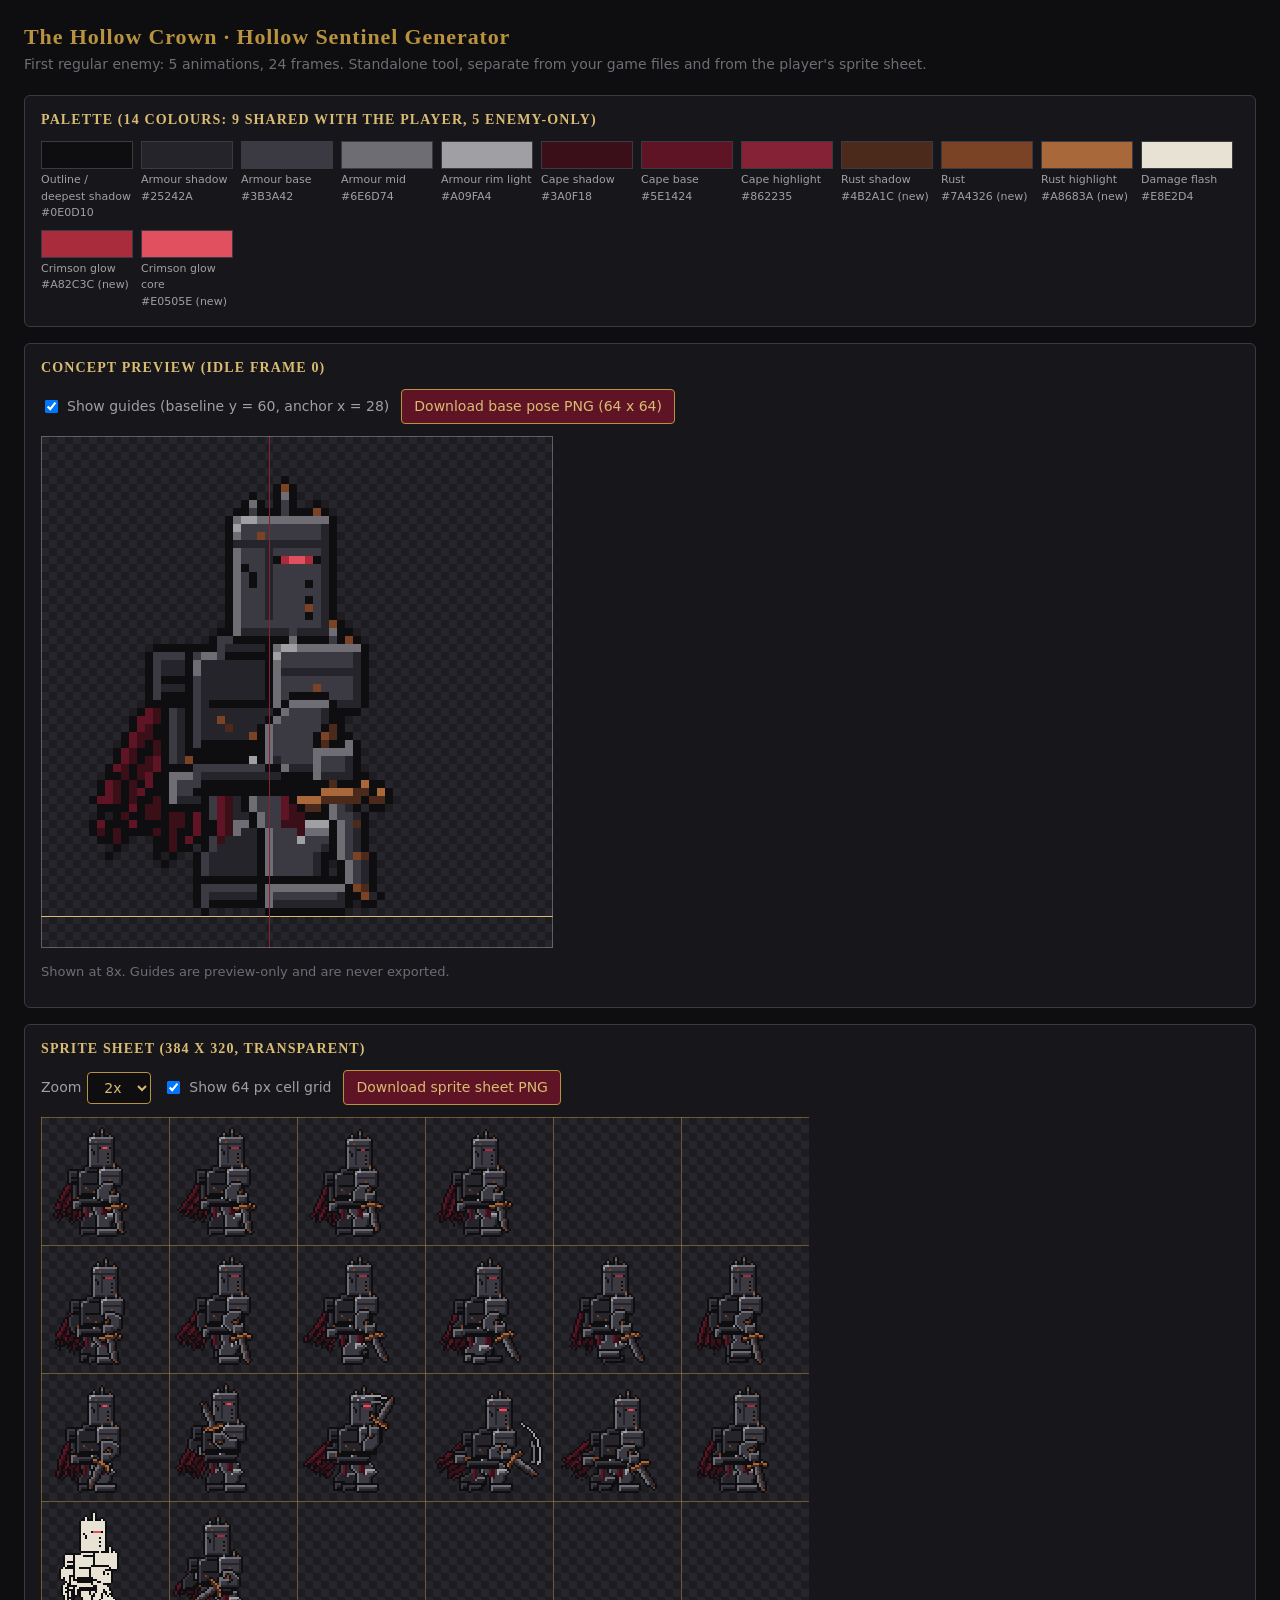
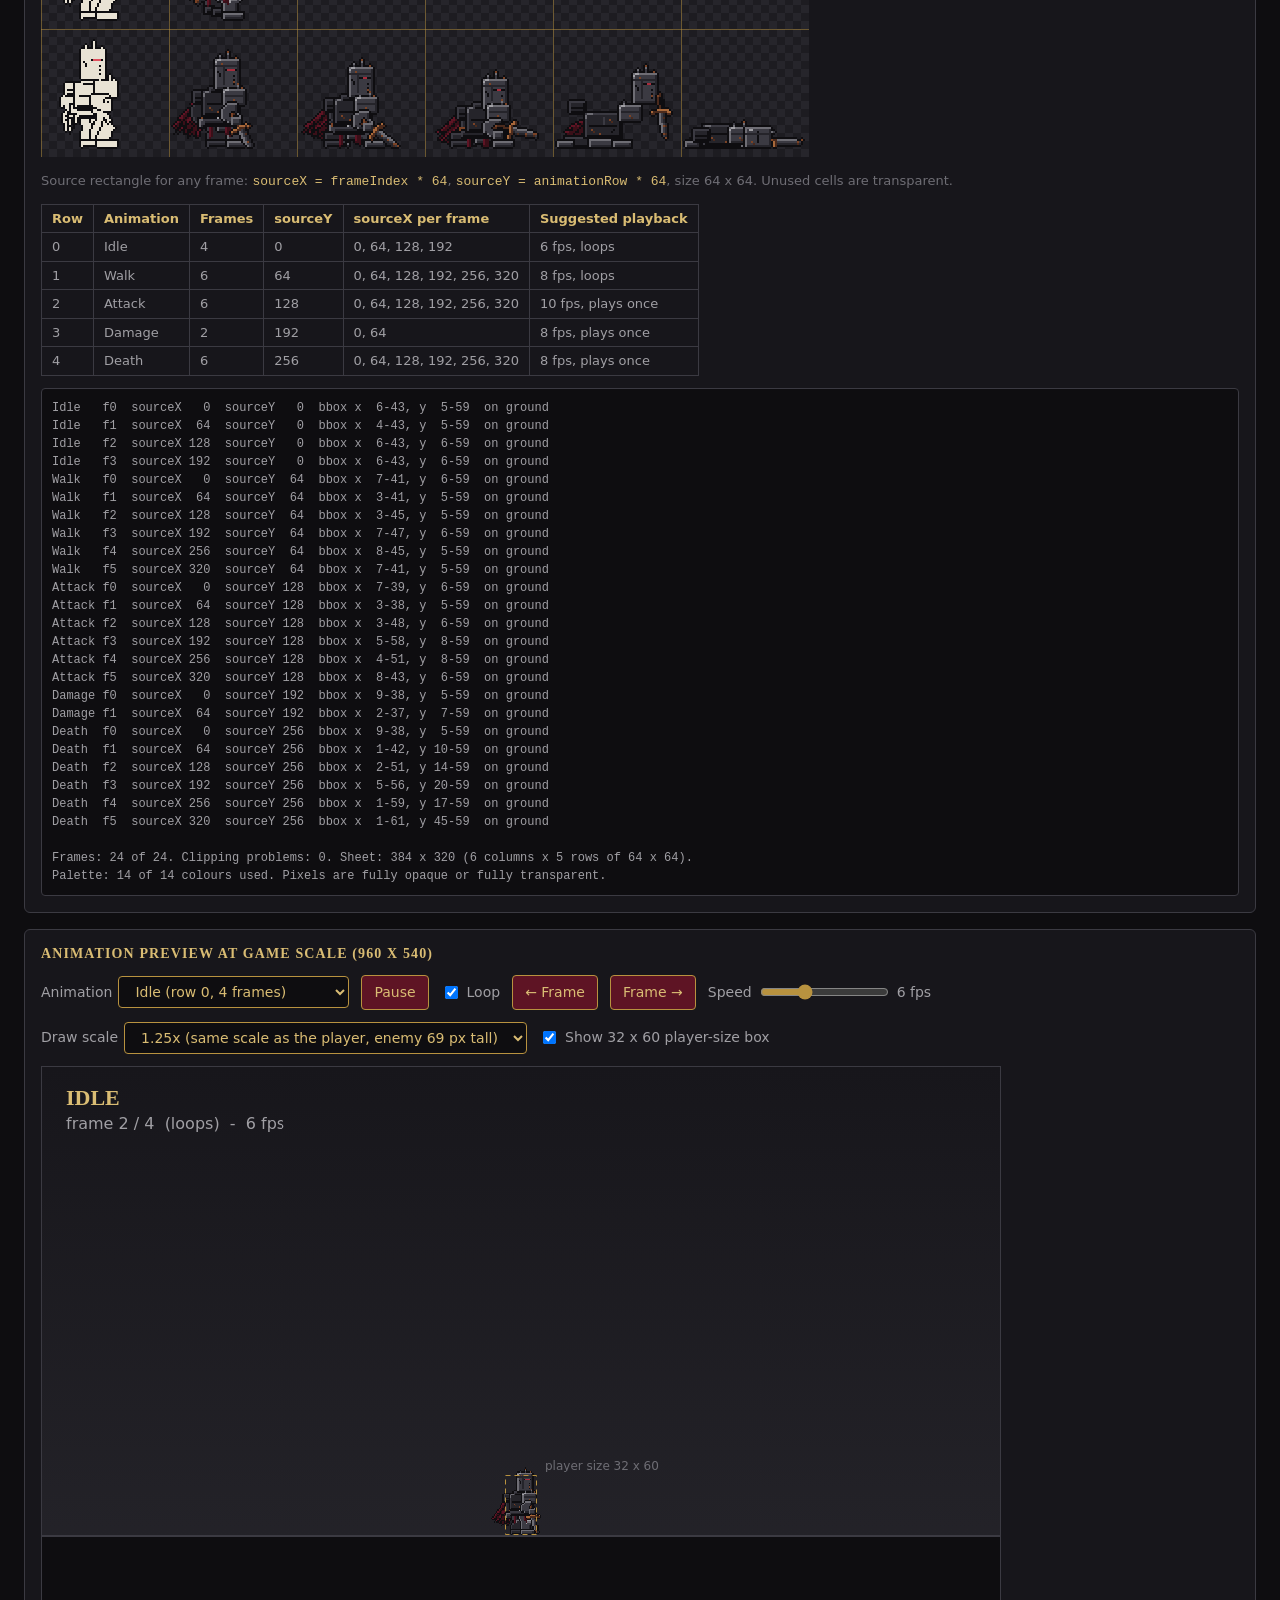
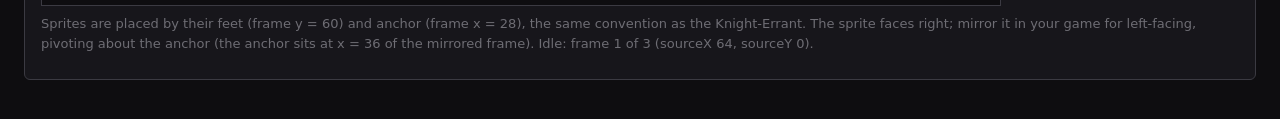
<file: tools/hollow-sentinel-generator.html>
<!DOCTYPE html>
<html lang="en">
<head>
<meta charset="utf-8">
<meta name="viewport" content="width=device-width, initial-scale=1">
<title>The Hollow Crown - Hollow Sentinel Sprite Generator</title>
<style>
  :root{
    --out:#0E0D10; --panel:#17161B; --edge:#3B3A42; --ash:#6E6D74; --pale:#A09FA4;
    --burg:#5E1424; --wine:#862235; --gold:#B8923F; --pgold:#D9BC73;
  }
  *{box-sizing:border-box}
  body{margin:0;padding:24px;background:var(--out);color:var(--pale);font:14px/1.5 system-ui,-apple-system,"Segoe UI",sans-serif}
  h1{font:600 22px/1.2 Georgia,serif;color:var(--gold);margin:0 0 4px;letter-spacing:.04em}
  h2{font:600 14px/1.2 Georgia,serif;color:var(--pgold);margin:0 0 12px;letter-spacing:.08em;text-transform:uppercase}
  p{margin:0 0 10px}
  p.sub{margin:0 0 20px;color:var(--ash)}
  section{background:var(--panel);border:1px solid var(--edge);border-radius:6px;padding:16px;margin-bottom:16px}
  .row{display:flex;flex-wrap:wrap;gap:16px;align-items:flex-start}
  .controls{display:flex;flex-wrap:wrap;gap:12px;align-items:center;margin:0 0 12px}
  .controls label{display:flex;gap:6px;align-items:center;color:var(--pale)}
  .checker{
    background-color:#26252b;
    background-image:linear-gradient(45deg,#1d1c21 25%,transparent 25%,transparent 75%,#1d1c21 75%),
                     linear-gradient(45deg,#1d1c21 25%,transparent 25%,transparent 75%,#1d1c21 75%);
    background-size:16px 16px;background-position:0 0,8px 8px;
  }
  canvas{display:block;image-rendering:pixelated}
  button,select{
    font:inherit;color:var(--pgold);background:var(--burg);border:1px solid var(--gold);
    border-radius:4px;padding:6px 12px;cursor:pointer
  }
  button:hover{background:var(--wine)}
  select{background:var(--out)}
  input[type=range]{accent-color:var(--gold)}
  .swatches{display:flex;flex-wrap:wrap;gap:8px}
  .sw{width:92px;font-size:11px;color:var(--pale)}
  .sw i{display:block;height:28px;border:1px solid var(--edge);margin-bottom:3px}
  #sheetScroll{overflow:auto;max-width:100%}
  #sheetWrap{position:relative;display:inline-block}
  #gridOverlay{position:absolute;inset:0;pointer-events:none}
  pre{margin:12px 0 0;padding:10px;background:var(--out);border:1px solid var(--edge);border-radius:4px;
      color:var(--pale);font:12px/1.5 ui-monospace,Menlo,Consolas,monospace;overflow:auto}
  code{color:var(--pgold)}
  #game{width:100%;max-width:960px;height:auto;background:var(--out);border:1px solid var(--edge)}
  .note{color:var(--ash);font-size:13px}
  table.lay{border-collapse:collapse;margin-top:12px;font-size:13px}
  table.lay th,table.lay td{border:1px solid var(--edge);padding:4px 10px;text-align:left}
  table.lay th{color:var(--pgold)}
</style>
</head>
<body>

<h1>The Hollow Crown &middot; Hollow Sentinel Generator</h1>
<p class="sub">First regular enemy: 5 animations, 24 frames. Standalone tool, separate from your game files and from the player's sprite sheet.</p>

<section>
  <h2>Palette (14 colours: 9 shared with the player, 5 enemy-only)</h2>
  <div class="swatches" id="palette"></div>
</section>

<section>
  <h2>Concept preview (idle frame 0)</h2>
  <div class="controls">
    <label><input type="checkbox" id="guides" checked> Show guides (baseline y = 60, anchor x = 28)</label>
    <button id="dlBase">Download base pose PNG (64 x 64)</button>
  </div>
  <div class="checker" style="display:inline-block"><canvas id="base" width="512" height="512"></canvas></div>
  <p class="note" style="margin-top:8px">Shown at 8x. Guides are preview-only and are never exported.</p>
</section>

<section>
  <h2>Sprite sheet (384 x 320, transparent)</h2>
  <div class="controls">
    <label>Zoom
      <select id="zoom"><option value="1">1x</option><option value="2" selected>2x</option></select>
    </label>
    <label><input type="checkbox" id="grid" checked> Show 64 px cell grid</label>
    <button id="dlSheet">Download sprite sheet PNG</button>
  </div>
  <div id="sheetScroll">
    <div id="sheetWrap" class="checker">
      <canvas id="sheet" width="384" height="320"></canvas>
      <div id="gridOverlay"></div>
    </div>
  </div>
  <p class="note" style="margin-top:8px">
    Source rectangle for any frame: <code>sourceX = frameIndex * 64</code>, <code>sourceY = animationRow * 64</code>, size 64 x 64.
    Unused cells are transparent.
  </p>
  <table class="lay">
    <thead><tr><th>Row</th><th>Animation</th><th>Frames</th><th>sourceY</th><th>sourceX per frame</th><th>Suggested playback</th></tr></thead>
    <tbody id="layout"></tbody>
  </table>
  <pre id="report"></pre>
</section>

<section>
  <h2>Animation preview at game scale (960 x 540)</h2>
  <div class="controls">
    <label>Animation
      <select id="anim">
        <option value="idle" selected>Idle (row 0, 4 frames)</option>
        <option value="walk">Walk (row 1, 6 frames)</option>
        <option value="attack">Attack (row 2, 6 frames)</option>
        <option value="damage">Damage (row 3, 2 frames)</option>
        <option value="death">Death (row 4, 6 frames)</option>
      </select>
    </label>
    <button id="play">Pause</button>
    <label><input type="checkbox" id="loop"> Loop</label>
    <button id="prev">&larr; Frame</button>
    <button id="next">Frame &rarr;</button>
    <label>Speed <input type="range" id="fps" min="2" max="14" value="6"> <span id="fpsLabel">6 fps</span></label>
    <label>Draw scale
      <select id="scale">
        <option value="1">1x (enemy 55 px tall)</option>
        <option value="1.25" selected>1.25x (same scale as the player, enemy 69 px tall)</option>
        <option value="1.5">1.5x</option>
        <option value="2">2x</option>
      </select>
    </label>
    <label><input type="checkbox" id="refbox" checked> Show 32 x 60 player-size box</label>
  </div>
  <canvas id="game" width="960" height="540"></canvas>
  <p class="note" style="margin-top:8px">
    Sprites are placed by their feet (frame y = 60) and anchor (frame x = 28), the same convention as the Knight-Errant.
    The sprite faces right; mirror it in your game for left-facing, pivoting about the anchor (the anchor sits at x = 36 of the mirrored frame).
    <span id="frameLabel"></span>
  </p>
</section>

<script>
(function(){
'use strict';

// ==== GENERATOR START ====
const FRAME = 64;

// Index 0 = transparent. 1-12 reuse the player's colour language; 13-14 are the enemy-only crimson glow.
const HEX = [null,
  '#0E0D10', // 1  outline / deepest shadow      (shared with player)
  '#25242A', // 2  armour shadow                  (shared)
  '#3B3A42', // 3  armour base                    (shared)
  '#6E6D74', // 4  armour mid                     (shared)
  '#A09FA4', // 5  armour rim light               (shared)
  '#3A0F18', // 6  cape shadow                    (shared)
  '#5E1424', // 7  cape base                      (shared)
  '#862235', // 8  cape highlight / glow halo     (shared)
  '#4B2A1C', // 9  rust shadow                    (enemy)
  '#7A4326', // 10 rust                           (enemy)
  '#A8683A', // 11 rust highlight                 (enemy)
  '#E8E2D4', // 12 damage flash                   (shared)
  '#A82C3C', // 13 crimson glow                   (enemy)
  '#E0505E'  // 14 crimson glow, bright core      (enemy)
];
const C = {OUT:1, AS:2, AB:3, AM:4, AR:5, CS:6, CB:7, CH:8, RS:9, RB:10, RH:11, BONE:12, GL:13, GG:14};
const rad = d => d * Math.PI / 180;
const TAU = Math.PI * 2;

function makePainter(buf){
  const set = (x, y, c) => {
    x = Math.round(x); y = Math.round(y);
    if (x < 0 || y < 0 || x >= FRAME || y >= FRAME) return;
    buf[y * FRAME + x] = c;
  };
  const rect = (x, y, w, h, c) => { for (let j = 0; j < h; j++) for (let i = 0; i < w; i++) set(x + i, y + j, c); };
  // Light from the upper left: top + left edges = hi, bottom + right edges = sh.
  const box = (x, y, w, h, base, hi, sh, o) => {
    o = o || {};
    const outline = o.outline !== false, chamfer = !!o.chamfer;
    if (outline) {
      for (let j = -1; j <= h; j++) for (let i = -1; i <= w; i++) {
        const corner = (i < 0 || i === w) && (j < 0 || j === h);
        if (chamfer && corner) continue;
        set(x + i, y + j, C.OUT);
      }
    }
    rect(x, y, w, h, base);
    for (let j = 0; j < h; j++) set(x, y + j, hi);
    for (let i = 0; i < w; i++) set(x + i, y, hi);
    for (let j = 1; j < h; j++) set(x + w - 1, y + j, sh);
    for (let i = 1; i < w; i++) set(x + i, y + h - 1, sh);
  };
  return {set, rect, box};
}

function limbMask(pts, w){
  const m = new Uint8Array(FRAME * FRAME);
  for (let s = 0; s < pts.length - 1; s++) {
    const x0 = pts[s][0], y0 = pts[s][1], x1 = pts[s+1][0], y1 = pts[s+1][1];
    const n = Math.max(1, Math.ceil(Math.hypot(x1 - x0, y1 - y0) * 2));
    for (let k = 0; k <= n; k++) {
      const sx = Math.round(x0 + (x1 - x0) * k / n - w / 2), sy = Math.round(y0 + (y1 - y0) * k / n - w / 2);
      for (let j = 0; j < w; j++) for (let i = 0; i < w; i++) {
        const px = sx + i, py = sy + j;
        if (px >= 0 && py >= 0 && px < FRAME && py < FRAME) m[py * FRAME + px] = 1;
      }
    }
  }
  return m;
}
function paintMask(buf, m, base, hi, sh){
  const at = (x, y) => (x < 0 || y < 0 || x >= FRAME || y >= FRAME) ? 0 : m[y * FRAME + x];
  for (let y = 0; y < FRAME; y++) for (let x = 0; x < FRAME; x++) {
    if (!at(x, y) && (at(x-1, y) || at(x+1, y) || at(x, y-1) || at(x, y+1))) buf[y * FRAME + x] = C.OUT;
  }
  for (let y = 0; y < FRAME; y++) for (let x = 0; x < FRAME; x++) {
    if (!at(x, y)) continue;
    let c = base;
    if (!at(x, y-1) || !at(x-1, y)) c = hi;
    else if (!at(x, y+1) || !at(x+1, y)) c = sh;
    buf[y * FRAME + x] = c;
  }
}
// Two-bone IK. bend 'x': joint bends toward +x (knee). bend 'y': toward +y (elbow).
function ik(hx, hy, tx, ty, l1, l2, bend){
  let dx = tx - hx, dy = ty - hy, d = Math.max(0.5, Math.hypot(dx, dy));
  const max = l1 + l2 - 0.01;
  if (d > max) { dx *= max / d; dy *= max / d; d = max; }
  const a = (l1*l1 - l2*l2 + d*d) / (2 * d), h = Math.sqrt(Math.max(0, l1*l1 - a*a));
  const ux = dx / d, uy = dy / d;
  let px = -uy, py = ux;
  if (bend === 'x' ? px < 0 : py < 0) { px = -px; py = -py; }
  return {k: [hx + ux*a + px*h, hy + uy*a + py*h], a: [hx + dx, hy + dy]};
}
// 1 px near-black outline around the whole silhouette.
function outlinePass(buf){
  const out = buf.slice();
  for (let y = 0; y < FRAME; y++) for (let x = 0; x < FRAME; x++) {
    const i = y * FRAME + x;
    if (buf[i] !== 0) continue;
    const n = [x > 0 ? buf[i-1] : 0, x < FRAME-1 ? buf[i+1] : 0, y > 0 ? buf[i-FRAME] : 0, y < FRAME-1 ? buf[i+FRAME] : 0];
    if (n.some(v => v !== 0 && v !== C.OUT)) out[i] = C.OUT;
  }
  buf.set(out);
}

// ---------------- parts (absolute coordinates, so the death heap can reuse them) ----------------
function sTorso(P, x, y){
  P.box(x, y, 18, 12, C.AS, C.AB, C.OUT);
  P.rect(x + 1, y, 3, 1, C.AM); P.rect(x, y + 1, 1, 2, C.AM);
  P.rect(x + 2, y + 6, 14, 1, C.OUT);                 // plate seam
  P.rect(x + 9, y + 2, 1, 4, C.AB);                   // chest ridge
  P.set(x + 3, y + 8, C.RB); P.set(x + 4, y + 9, C.RS); P.set(x + 12, y + 3, C.RB); P.set(x + 13, y + 4, C.RS); P.set(x + 7, y + 10, C.RB);
  P.set(x + 14, y + 8, C.OUT); P.set(x + 13, y + 9, C.OUT);   // crack
}
function sPauldronNear(P, x, y){
  P.box(x, y, 11, 8, C.AB, C.AM, C.AS, {chamfer: true});
  P.rect(x + 1, y + 3, 9, 1, C.AS);
  P.set(x + 1, y, C.AR); P.set(x + 2, y, C.AR); P.set(x, y + 1, C.AR);
  P.set(x + 2, y - 1, C.AM); P.set(x + 2, y - 2, C.AB);                       // spike
  P.set(x + 7, y - 1, C.AB); P.set(x + 7, y - 2, C.AM); P.set(x + 7, y - 3, C.RB);   // tall spike, rust tip
  P.set(x + 9, y - 1, C.RB);                                                   // broken stub
  P.set(x + 5, y + 5, C.RB); P.set(x + 6, y + 6, C.RS);
}
function sPauldronFar(P, x, y){
  P.box(x, y, 8, 6, C.AS, C.AB, C.OUT, {chamfer: true});
  P.rect(x + 1, y + 3, 6, 1, C.OUT);
}
function sGorget(P, x, y){ P.box(x, y, 10, 3, C.AS, C.AB, C.OUT, {outline: false}); }
// Corrupted great-helm: tall and narrow, broken iron crown of spikes, one crimson eye slit.
// glow: -1 dead, 0 faint, 1 mid, 2 bright, 3 flare
function sHelm(P, x, y, glow, side){
  P.box(x, y, 12, 15, C.AB, C.AM, C.AS, {chamfer: true});
  P.set(x + 1, y, C.AR); P.set(x + 2, y, C.AR); P.set(x, y + 1, C.AR);
  P.rect(x, y + 3, 12, 1, C.AS);                                   // brow band
  P.rect(x + 4, y + 4, 1, 9, C.AS);                                // visor seam
  // broken crown of spikes
  P.set(x + 2, y - 1, C.AB); P.set(x + 2, y - 2, C.AM);
  P.set(x + 6, y - 1, C.AB); P.set(x + 6, y - 2, C.AB); P.set(x + 6, y - 3, C.AM); P.set(x + 6, y - 4, C.RB);
  P.set(x + 10, y - 1, C.RB);
  // wear
  P.set(x + 1, y + 6, C.OUT); P.set(x + 2, y + 7, C.OUT); P.set(x + 2, y + 8, C.OUT);
  P.set(x + 3, y + 2, C.RB); P.set(x + 9, y + 11, C.RB); P.set(x + 9, y + 12, C.RS);
  P.set(x + 9, y + 8, C.OUT); P.set(x + 9, y + 10, C.OUT); P.set(x + 9, y + 12, C.OUT);
  // eye slit and glow
  P.rect(x + 5, y + 5, 6, 1, C.OUT);
  if (glow >= 0) {
    const gl = glow === 0 ? [7, 8] : [6, 7, 8, 9];
    gl.forEach(i => P.set(x + i, y + 5, C.GL));
    if (glow >= 2) { P.set(x + 7, y + 5, C.GG); P.set(x + 8, y + 5, C.GG); }
    if (glow >= 3) { [6, 9].forEach(i => P.set(x + i, y + 5, C.GG)); P.set(x + 7, y + 4, C.CH); P.set(x + 8, y + 4, C.CH); P.set(x + 7, y + 6, C.CH); P.set(x + 8, y + 6, C.CH); }
  }
}

// Torn cape, darker and more ragged than the player's. theta: 0 hangs straight down, 90 streams back.
function sCape(P, cp, ax, ay){
  const th = rad(cp.theta), ux = -Math.sin(th), uy = Math.cos(th), nx = Math.cos(th), ny = Math.sin(th);
  const jag = [0, 3, 1, 4, 0, 3, 2];
  for (let y = 0; y < FRAME; y++) for (let x = 0; x < FRAME; x++) {
    if (x > ax + 1) continue;
    const vx = x - ax, vy = y - ay, along = vx * ux + vy * uy;
    if (along < -1) continue;
    const sc = Math.max(0, Math.min(1, along / cp.len));
    const w = cp.w0 + (cp.w1 - cp.w0) * sc, q = vx * nx + vy * ny;
    const d = q - cp.amp * Math.sin(cp.ph - sc * 3) * sc + w / 2;
    if (d < 0 || d > w) continue;
    const j = jag[((Math.round(q) % 7) + 7) % 7] + Math.round(Math.sin(cp.ph + q * 0.9) * 0.8);
    const hemAt = cp.len - 1 + j;
    if (along > hemAt) continue;
    if (sc > 0.3 && ((x * 5 + y * 11) % 13 === 0)) continue;       // moth-eaten holes
    if (sc > 0.5 && ((x + y * 2) % 17 === 0)) continue;
    let c = C.CS;
    if (d < 1) c = C.CB;
    else if (sc > 0.15 && Math.floor(d) % 3 === 2) c = C.OUT;
    else if (sc > 0.2 && Math.floor(d) % 4 === 0) c = C.CB;
    if (along > hemAt - 1.2) c = C.OUT;
    P.set(x, y, c);
  }
}

// Rusty broken longsword: wider blade, notched edge, rust blotches, bent guard, snapped tip.
// alpha: 0 = point down, 90 = point forward, 180 = point up. H = hand centre.
function drawSword(buf, H, alpha, guardHalf){
  const gh = guardHalf || 4.5;
  const a = rad(alpha), dx = Math.sin(a), dy = Math.cos(a), qx = Math.cos(a), qy = -Math.sin(a);
  const px = [];
  const at = (t, off) => [H[0] + dx * t + qx * off, H[1] + dy * t + qy * off];
  const lanes = (t, offs, cols) => {
    const pts = offs.map(o => at(t, o)).map((p, i) => ({p: p, i: i}));
    pts.sort((u, v) => (u.p[0] + u.p[1]) - (v.p[0] + v.p[1]));       // lit side first
    pts.forEach((o, k) => { if (cols[k] != null) px.push([Math.round(o.p[0]), Math.round(o.p[1]), cols[k]]); });
  };
  for (let t = -2.5; t <= 3.5; t += 0.35) lanes(t, [-0.7, 0.7], [C.RS, C.OUT]);          // grip
  lanes(-3.5, [-0.7, 0.7], [C.RB, C.RS]); lanes(-2.9, [-0.7, 0.7], [C.RB, C.RS]);        // pommel
  for (let s = -gh; s <= gh; s += 0.5) {                                                   // bent crossguard
    const bend = s > 3 ? 1.3 : 0;
    const A = at(4.2 + bend, s), B = at(5.0 + bend, s);
    px.push([Math.round(A[0]), Math.round(A[1]), C.RH]);
    px.push([Math.round(B[0]), Math.round(B[1]), C.RS]);
  }
  for (let t = 6; t <= 17.2; t += 0.3) {                                                   // blade
    const rust = (Math.floor(t * 1.3) % 5) === 1, nick = (Math.floor(t * 2) % 7) === 3, broken = t > 15.6;
    lanes(t, [-1, 0, 1], [(nick || broken) ? null : C.AM, rust ? C.RB : C.AB, rust ? C.RS : C.AS]);
  }
  { const T = at(17.8, 0.3); px.push([Math.round(T[0]), Math.round(T[1]), C.RB]); }       // jagged snapped tip
  const set = (x, y, c) => { if (x >= 0 && y >= 0 && x < FRAME && y < FRAME) buf[y * FRAME + x] = c; };
  const occ = new Set(px.map(p => p[0] + ',' + p[1]));
  px.forEach(p => [[1,0],[-1,0],[0,1],[0,-1]].forEach(n => {
    if (!occ.has((p[0] + n[0]) + ',' + (p[1] + n[1]))) set(p[0] + n[0], p[1] + n[1], C.OUT);
  }));
  px.forEach(p => set(p[0], p[1], p[2]));
}
// Dull slash trail (pale ash + mid grey) swept by the blade.
function drawArc(buf, H, a0, a1, rOuter, rInner){
  const n = Math.max(2, Math.ceil(Math.abs(a1 - a0) / 3));
  for (let i = 0; i <= n; i++) {
    const a = rad(a0 + (a1 - a0) * i / n), f = i / n;
    const put = (r, c) => {
      const x = Math.round(H[0] + r * Math.sin(a)), y = Math.round(H[1] + r * Math.cos(a));
      if (x >= 0 && y >= 0 && x < FRAME && y < FRAME) buf[y * FRAME + x] = c;
    };
    if (f > 0.2 || i % 2 === 0) put(rOuter, C.AR);
    if (f > 0.45) put(rInner, C.AM);
  }
}

function drawBoot(P, ax, ay, tilt, base, hi, sh){
  const bx = Math.round(ax) - 3, y0 = Math.round(ay);
  if (tilt === 0) P.box(bx, y0, 10, 3, base, hi, sh);
  else if (tilt > 0) { P.box(bx, y0 - 1, 4, 3, base, hi, sh); P.box(bx + 4, y0, 6, 3, base, hi, sh); }
  else { P.box(bx, y0, 4, 3, base, hi, sh); P.box(bx + 4, y0 - 1, 6, 3, base, hi, sh); }
}

// ---------------- pose renderer ----------------
function drawSentinel(buf, o){
  const P = makePainter(buf), set = P.set, rect = P.rect, box = P.box;
  const px = o.px || 0, py = o.py || 0;
  const X = px + (o.cx || 0) + 1, Y = py + (o.cy || 0);            // chest (+1 = permanent hunch)
  const HX = X + (o.hx || 0) + 1, HY = Y + (o.hy || 0);            // head  (+1 more = head thrust forward)

  sCape(P, {theta: o.cape.theta, len: o.cape.len + 3, ph: o.cape.ph, amp: o.cape.amp, w0: o.cape.w0 + 1, w1: o.cape.w1 + 3}, 17 + X, 30 + Y);

  // far arm
  { const s = [17.5 + X, 34.5 + Y], r = ik(s[0], s[1], o.armF[0], o.armF[1], 4.2, 5.3, 'y');
    paintMask(buf, limbMask([s, r.k, r.a], 5), C.AS, C.AB, C.OUT);
    box(Math.round(r.a[0] - 2.5), Math.round(r.a[1] - 1.5), 5, 4, C.AB, C.AM, C.AS); }

  // legs (ankles are absolute frame coordinates)
  [{hx: 24, f: o.far, far: true}, {hx: 29, f: o.near, far: false}].forEach(L => {
    const hipX = L.hx + px, hipY = 44 + py;
    const r = ik(hipX, hipY, L.f.ax, L.f.ay - 1, 6, 6.5, 'x');
    const col = L.far ? [C.AS, C.AB, C.OUT] : [C.AB, C.AM, C.AS];
    paintMask(buf, limbMask([[hipX, hipY], r.k, r.a], 6), col[0], col[1], col[2]);
    if (L.far) box(Math.round(r.k[0]) - 2, Math.round(r.k[1]) - 1, 5, 2, C.AB, C.AM, C.AS, {outline: false});
    else { box(Math.round(r.k[0]) - 1, Math.round(r.k[1]) - 1, 5, 3, C.AM, C.AR, C.AB, {outline: false});
           set(r.k[0] + 4, r.k[1], C.AM); }
    drawBoot(P, r.a[0], L.f.ay, L.f.t || 0, col[0], col[1], col[2]);
  });

  // belt + tasset + tattered cloth strips follow the pelvis
  box(18 + px, 39 + py, 18, 2, C.RS, C.RB, C.OUT, {outline: false});
  box(26 + px, 39 + py, 3, 2, C.AM, C.AR, C.AB, {outline: false});
  box(19 + px, 41 + py, 16, 3, C.AS, C.AB, C.OUT, {outline: false});
  rect(19 + px, 44 + py, 16, 1, C.OUT);
  rect(22 + px, 45 + py, 2, 5, C.CB); rect(23 + px, 45 + py, 1, 5, C.CS); set(22 + px, 50 + py, C.CS);
  rect(30 + px, 45 + py, 3, 4, C.CS); rect(30 + px, 45 + py, 1, 3, C.CB); set(32 + px, 49 + py, C.CS);

  sPauldronFar(P, 13 + X, 27 + Y);
  sTorso(P, 18 + X, 27 + Y);
  sGorget(P, 21 + X, 25 + Y);
  sHelm(P, 22 + HX, 10 + HY, o.glow == null ? 1 : o.glow);
  sPauldronNear(P, 28 + X, 26 + Y);

  // near (sword) arm; the hand is wherever the arm really reaches, so the sword cannot detach
  const sh = [32.5 + X, 35.5 + Y];
  const r = ik(sh[0], sh[1], o.armN[0], o.armN[1], 4.2, 5.3, 'y');
  paintMask(buf, limbMask([sh, r.k, r.a], 5), C.AB, C.AM, C.AS);
  const H = r.a;
  if (o.arc) drawArc(buf, H, o.arc[0], o.arc[1], 17, 14);
  if (o.swordFree) drawSword(buf, [o.swordFree.x, o.swordFree.y], o.swordFree.a);
  else drawSword(buf, H, o.sword);
  box(Math.round(H[0] - 2.5), Math.round(H[1] - 1.5), 5, 4, C.AB, C.AM, C.AS, {outline: false});   // gauntlet over the grip
}

// Armour collapsing into a heap. stage 0 = pieces still falling, stage 1 = settled, glow gone.
function drawHeap(buf, stage){
  const P = makePainter(buf), box = P.box, set = P.set, rect = P.rect;
  const mound = (cx, rx, ry, ground) => {
    for (let x = cx - rx; x <= cx + rx; x++) {
      const k = 1 - Math.pow((x - cx) / rx, 2); if (k <= 0) continue;
      const top = Math.round(ground - ry * Math.sqrt(k)) + (((x * 7) % 5) === 0 ? 1 : 0);
      for (let y = top; y <= ground; y++) {
        if (((x * 5 + y * 11) % 13) === 0 && y < ground - 1) continue;
        let c = C.CS; if (y === top || (x - (cx - rx)) < 2) c = C.CB; else if (((x + y) % 4) === 0) c = C.OUT;
        set(x, y, c);
      }
    }
  };
  if (stage === 0) {
    mound(14, 12, 12, 58);
    box(4, 54, 15, 5, C.AS, C.AB, C.OUT); box(0, 56, 8, 3, C.AB, C.AM, C.AS);          // far greave + boot
    box(16, 55, 14, 4, C.AB, C.AM, C.AS); box(28, 56, 9, 3, C.AB, C.AM, C.AS);          // near greave + boot
    sTorso(P, 14, 42);
    sPauldronFar(P, 6, 36);
    sPauldronNear(P, 31, 38);
    sHelm(P, 38, 22, 0);
    drawSword(buf, [51, 36], 8);
  } else {
    mound(15, 13, 8, 58);
    box(3, 55, 15, 4, C.AS, C.AB, C.OUT); box(0, 56, 7, 3, C.AB, C.AM, C.AS);
    box(16, 56, 14, 3, C.AB, C.AM, C.AS); box(28, 57, 8, 2, C.AB, C.AM, C.AS);
    // breastplate lying on its side
    box(9, 48, 18, 10, C.AS, C.AB, C.OUT);
    rect(10, 48, 3, 1, C.AM); rect(11, 52, 14, 1, C.OUT); set(13, 54, C.RB); set(14, 55, C.RS); set(22, 50, C.RB); set(23, 51, C.RS); set(20, 56, C.RB);
    sPauldronFar(P, 4, 50);
    sPauldronNear(P, 22, 49);
    drawSword(buf, [40, 57], 95, 1.5);
    // helm on its side, eye slit now vertical and dark
    box(30, 49, 13, 10, C.AB, C.AM, C.AS, {chamfer: true});
    rect(36, 51, 1, 6, C.OUT); rect(30, 52, 13, 1, C.AS);
    set(43, 51, C.AM); set(44, 51, C.AB); set(43, 55, C.RB); set(44, 55, C.RS); set(33, 56, C.RB); set(34, 57, C.RS);
    set(32, 50, C.AR); set(33, 50, C.AR);
  }
}

function renderPose(o){
  const buf = new Uint8Array(FRAME * FRAME);
  if (o.heap != null) {
    drawHeap(buf, o.heap);
    if (o.shift) { const t = buf.slice(); buf.fill(0);                        // slide the pile right so nothing touches the left edge
      for (let y = 0; y < FRAME; y++) for (let x = 0; x < FRAME; x++) { const nx = x + o.shift; if (nx >= 0 && nx < FRAME) buf[y * FRAME + nx] = t[y * FRAME + x]; } }
  } else { drawSentinel(buf, o); buf.fill(0, 59 * FRAME); }          // limbs dipping under the ground line are cut flat (kneeling)
  outlinePass(buf);
  if (o.flash) for (let i = 0; i < buf.length; i++) {
    const c = buf[i]; if (c && c !== C.OUT && c !== C.GL && c !== C.GG) buf[i] = C.BONE;    // impact flash, glow stays
  }
  return buf;
}

// ---------------- animation data ----------------
const cape = (theta, len, ph, amp, w0, w1) => ({theta: theta, len: len, ph: ph, amp: amp == null ? 1.3 : amp, w0: w0 || 5, w1: w1 || 11});
const NEAR0 = {ax: 31, ay: 56, t: 0}, FAR0 = {ax: 23, ay: 56, t: 0};

// IDLE: 4 frames. Slow hunched breathing, the sword hangs low, the eye glow pulses.
const IDLE_PY = [0, 0, 1, 1], IDLE_HX = [0, 1, 1, 0], IDLE_GLOW = [2, 1, 0, 1];
const IDLE = [0, 1, 2, 3].map(i => ({
  py: IDLE_PY[i], hx: IDLE_HX[i], glow: IDLE_GLOW[i], near: NEAR0, far: FAR0,
  armN: [36, 40 - (i > 1 ? 1 : 0)], sword: 12 - (i === 2 ? 2 : 0), armF: [18, 44 + (i > 1 ? 1 : 0)],
  cape: cape(14 + (i % 2) * 3, 17, i * TAU / 4, 1.4, 5, 11)
}));

// WALK: 6 frames. Heavy shamble: short stride, low lift, sword dragged, body swaying forward.
function gait(phase, S, L){
  if (phase < 0.5) return {x: S - 2 * S * (phase / 0.5), lift: 0, u: -1};
  const u = (phase - 0.5) / 0.5;
  return {x: -S + 2 * S * u, lift: L * Math.sin(Math.PI * u), u: u};
}
function tilt(g){ if (g.u < 0) return 0; if (g.u < 0.3) return 1; if (g.u >= 0.7) return -1; return 0; }
const WALK_PY = [1, 0, 0, 1, 0, 0];
const WALK = [0, 1, 2, 3, 4, 5].map(i => {
  const a = i / 6 * TAU, c = Math.cos(a);
  const foot = ph => { const g = gait(ph, 4, 3.5); return {ax: 27 + g.x, ay: 56 - g.lift, t: tilt(g)}; };
  return {
    py: WALK_PY[i], cx: (i % 3 === 0) ? 1 : 0, hx: 1, glow: 1,
    near: foot(i / 6), far: foot(((i + 3) % 6) / 6),
    armN: [35 - 2 * c, 41], sword: 20 - 8 * c, armF: [18 + 2 * c, 43],
    cape: cape(16 + 4 * Math.sin(a), 17, a, 1.6, 5, 11)
  };
});

// ATTACK: 6 frames. Anticipation, wind-up, overhead, heavy slam (hit frame), follow-through, recovery.
const ATTACK = [
  {py: 1, px: -1, cx: 0, hx: 1, glow: 2, near: {ax: 30, ay: 56, t: 0}, far: {ax: 22, ay: 56, t: 0},
   armN: [32, 41], sword: -28, armF: [17, 42], cape: cape(8, 17, 0, 1.2)},
  {py: 0, px: -1, cx: -1, hx: 0, glow: 2, near: {ax: 31, ay: 56, t: 0}, far: {ax: 22, ay: 56, t: 0},
   armN: [24, 31], sword: -155, armF: [17, 38], cape: cape(14, 17, 1, 1.2)},
  {py: 1, px: 1, cx: 1, hx: 1, glow: 3, near: {ax: 33, ay: 56, t: 0}, far: {ax: 22, ay: 56, t: 1},
   armN: [38, 28], sword: 150, armF: [17, 40], cape: cape(28, 17, 2, 1.5), arc: [208, 160]},
  {py: 3, px: 2, cx: 3, hx: 2, glow: 3, near: {ax: 36, ay: 56, t: 0}, far: {ax: 21, ay: 56, t: 1},
   armN: [40, 40], sword: 55, armF: [17, 42], cape: cape(40, 17, 3, 1.5), arc: [152, 72]},
  {py: 3, px: 2, cx: 3, hx: 2, glow: 2, near: {ax: 36, ay: 56, t: 0}, far: {ax: 22, ay: 56, t: 1},
   armN: [40, 42], sword: 33, armF: [17, 43], cape: cape(45, 17, 4, 1.5)},
  {py: 1, px: 1, cx: 1, hx: 1, glow: 1, near: {ax: 31, ay: 56, t: 0}, far: {ax: 23, ay: 56, t: 0},
   armN: [36, 41], sword: 15, armF: [18, 43], cape: cape(18, 17, 5, 1.2)}
];

// DAMAGE: 2 frames. Flash + head snap, then a staggering recoil.
const DAMAGE = [
  {py: 0, px: -1, cx: -1, hx: -2, glow: 3, flash: true, near: NEAR0, far: FAR0,
   armN: [32, 38], sword: -25, armF: [17, 39], cape: cape(-6, 15, 0, 1, 6, 11)},
  {py: 2, px: -3, cx: -1, hx: -2, glow: 1, near: {ax: 30, ay: 56, t: 0}, far: {ax: 21, ay: 54, t: 1},
   armN: [27, 40], sword: -55, armF: [15, 36], cape: cape(18, 12, 1, 1.2, 5, 9)}
];

// DEATH: 6 frames. Hit-flash, knees buckle, kneel on the sword, slump (sword drops), armour falls apart, settled heap.
const DEATH = [
  {py: 0, px: -1, cx: -1, hx: -2, glow: 3, flash: true, near: NEAR0, far: FAR0,
   armN: [32, 38], sword: -25, armF: [17, 39], cape: cape(-6, 15, 0, 1, 6, 11)},
  {py: 4, px: -2, cx: 0, hx: 1, hy: 1, glow: 1, near: {ax: 32, ay: 56, t: 0}, far: {ax: 22, ay: 56, t: 0},
   armN: [33, 45], sword: 28, armF: [17, 46], cape: cape(22, 16, 1, 1.2)},
  {py: 8, px: -1, cx: 1, hx: 2, hy: 1, glow: 0, near: {ax: 37, ay: 56, t: 0}, far: {ax: 17, ay: 56, t: 0},
   armN: [35, 48], sword: 55, armF: [18, 49], cape: cape(30, 14, 2, 1.2)},
  {py: 10, px: -1, cx: 3, cy: 2, hx: 3, hy: 3, glow: 0, near: {ax: 37, ay: 56, t: 0}, far: {ax: 16, ay: 56, t: 0},
   armN: [36, 52], swordFree: {x: 38, y: 49, a: 78}, armF: [20, 52], cape: cape(35, 13, 3, 1)},
  {heap: 0, shift: 2},
  {heap: 1, shift: 2}
];

const POSE_SETS = {idle: IDLE, walk: WALK, attack: ATTACK, damage: DAMAGE, death: DEATH};
// ==== GENERATOR END ====


// ---------- sheet layout: 6 columns x 5 rows of 64 x 64 cells = 384 x 320 ----------
const SHEET_W = 384, SHEET_H = 320;
const NAMES = ['Outline / deepest shadow','Armour shadow','Armour base','Armour mid','Armour rim light',
               'Cape shadow','Cape base','Cape highlight','Rust shadow','Rust','Rust highlight','Damage flash','Crimson glow','Crimson glow core'];
const SHARED = [1,1,1,1,1,1,1,1,0,0,0,1,0,0];
const RGB = HEX.map(h => h ? [1,3,5].map(i => parseInt(h.slice(i, i + 2), 16)) : null);

const ANIMS = {
  idle:   {label: 'Idle',   row: 0, count: 4, fps: 6,  loop: true},
  walk:   {label: 'Walk',   row: 1, count: 6, fps: 8,  loop: true},
  attack: {label: 'Attack', row: 2, count: 6, fps: 10, loop: false},
  damage: {label: 'Damage', row: 3, count: 2, fps: 8,  loop: false},
  death:  {label: 'Death',  row: 4, count: 6, fps: 8,  loop: false}
};
Object.keys(ANIMS).forEach(k => {
  const a = ANIMS[k]; a.idx = 0; a.playing = true; a.last = 0;
  a.frames = POSE_SETS[k].map(renderPose);
});
let cur = 'idle';

function toImageData(buf){
  const img = new ImageData(FRAME, FRAME);
  for (let i = 0; i < buf.length; i++) {
    const c = buf[i];
    if (!c) continue;
    img.data[i*4] = RGB[c][0]; img.data[i*4+1] = RGB[c][1]; img.data[i*4+2] = RGB[c][2]; img.data[i*4+3] = 255;
  }
  return img;
}
const $ = id => document.getElementById(id);
const sheet = $('sheet'), sctx = sheet.getContext('2d');
sctx.clearRect(0, 0, SHEET_W, SHEET_H);
Object.keys(ANIMS).forEach(k => {
  const a = ANIMS[k];
  a.frames.forEach((b, i) => sctx.putImageData(toImageData(b), i * FRAME, a.row * FRAME));
});

// ---------- palette ----------
$('palette').innerHTML = NAMES.map((n, i) =>
  '<div class="sw"><i style="background:' + HEX[i+1] + '"></i>' + n + '<br>' + HEX[i+1] + (SHARED[i] ? '' : ' (new)') + '</div>').join('');

// ---------- layout table + report ----------
(function(){
  let rows = '', lines = [], total = 0, problems = 0;
  const used = new Set();
  Object.keys(ANIMS).forEach(k => {
    const a = ANIMS[k], xs = [];
    a.frames.forEach((b, f) => {
      let x0 = 64, x1 = -1, y0 = 64, y1 = -1;
      for (let y = 0; y < 64; y++) for (let x = 0; x < 64; x++) {
        const c = b[y*64 + x]; if (!c) continue;
        used.add(c);
        if (x < x0) x0 = x; if (x > x1) x1 = x; if (y < y0) y0 = y; if (y > y1) y1 = y;
      }
      const clip = x0 < 1 || x1 > 62 || y0 < 1 || y1 > 60;
      if (clip) problems++;
      total++;
      xs.push(f * 64);
      lines.push(a.label.padEnd(6) + ' f' + f + '  sourceX ' + String(f*64).padStart(3) + '  sourceY ' + String(a.row*64).padStart(3) +
        '  bbox x ' + String(x0).padStart(2) + '-' + x1 + ', y ' + String(y0).padStart(2) + '-' + y1 +
        (clip ? '  CLIPPING' : (y1 >= 59 ? '  on ground' : '  airborne')));
    });
    rows += '<tr><td>' + a.row + '</td><td>' + a.label + '</td><td>' + a.count + '</td><td>' + (a.row * 64) + '</td><td>' +
            xs.join(', ') + '</td><td>' + a.fps + ' fps, ' + (a.loop ? 'loops' : 'plays once') + '</td></tr>';
  });
  $('layout').innerHTML = rows;
  lines.push('');
  lines.push('Frames: ' + total + ' of 24. Clipping problems: ' + problems + '. Sheet: ' + SHEET_W + ' x ' + SHEET_H + ' (6 columns x 5 rows of 64 x 64).');
  lines.push('Palette: ' + used.size + ' of 14 colours used. Pixels are fully opaque or fully transparent.');
  $('report').textContent = lines.join('\n');
})();

// ---------- sheet view ----------
function updateSheetView(){
  const z = +$('zoom').value;
  sheet.style.width = SHEET_W * z + 'px';
  sheet.style.height = SHEET_H * z + 'px';
  const cell = FRAME * z, ov = $('gridOverlay');
  if ($('grid').checked) {
    ov.style.backgroundImage =
      'linear-gradient(to right, rgba(184,146,63,.5) 1px, transparent 1px),' +
      'linear-gradient(to bottom, rgba(184,146,63,.5) 1px, transparent 1px)';
    ov.style.backgroundSize = cell + 'px ' + cell + 'px';
  } else ov.style.backgroundImage = 'none';
}
$('zoom').onchange = updateSheetView;
$('grid').onchange = updateSheetView;
updateSheetView();

// ---------- concept / base pose view (idle frame 0) ----------
const base = $('base'), bctx = base.getContext('2d');
function drawBase(){
  bctx.imageSmoothingEnabled = false;
  bctx.clearRect(0, 0, 512, 512);
  bctx.drawImage(sheet, 0, 0, FRAME, FRAME, 0, 0, 512, 512);
  if ($('guides').checked) {
    bctx.lineWidth = 1;
    bctx.strokeStyle = '#D9BC73'; bctx.beginPath(); bctx.moveTo(0, 480.5); bctx.lineTo(512, 480.5); bctx.stroke();   // baseline y = 60
    bctx.strokeStyle = '#862235'; bctx.beginPath(); bctx.moveTo(228.5, 0); bctx.lineTo(228.5, 512); bctx.stroke();   // anchor x = 28
    bctx.strokeStyle = 'rgba(160,159,164,.5)'; bctx.strokeRect(0.5, 0.5, 511, 511);
  }
}
$('guides').onchange = drawBase;
drawBase();

// ---------- export ----------
function download(canvas, name){
  canvas.toBlob(function(blob){
    const a = document.createElement('a');
    a.href = URL.createObjectURL(blob); a.download = name;
    document.body.appendChild(a); a.click(); a.remove();
    setTimeout(function(){ URL.revokeObjectURL(a.href); }, 1000);
  }, 'image/png');
}
$('dlSheet').onclick = function(){ download(sheet, 'sentinel_spritesheet.png'); };
$('dlBase').onclick = function(){
  const c = document.createElement('canvas'); c.width = c.height = FRAME;
  c.getContext('2d').putImageData(toImageData(ANIMS.idle.frames[0]), 0, 0);
  download(c, 'sentinel_base_pose.png');
};

// ---------- game-scale preview ----------
const game = $('game'), gx = game.getContext('2d');
const GROUND = 470, CX = 480;
function drawGame(){
  const a = ANIMS[cur], s = +$('scale').value;
  gx.imageSmoothingEnabled = false;
  const g = gx.createLinearGradient(0, 0, 0, 540);
  g.addColorStop(0, '#17161B'); g.addColorStop(1, '#25242A');
  gx.fillStyle = g; gx.fillRect(0, 0, 960, 540);
  gx.fillStyle = '#0E0D10'; gx.fillRect(0, GROUND, 960, 540 - GROUND);
  gx.fillStyle = '#3B3A42'; gx.fillRect(0, GROUND, 960, 2);
  // sourceX = frameIndex * 64, sourceY = animationRow * 64; placed by feet (y 60) and anchor (x 28)
  const dx = Math.round(CX - 28 * s), dy = Math.round(GROUND - 60 * s);
  gx.drawImage(sheet, a.idx * FRAME, a.row * FRAME, FRAME, FRAME, dx, dy, FRAME * s, FRAME * s);
  if ($('refbox').checked) {
    gx.save(); gx.strokeStyle = '#B8923F'; gx.setLineDash([5, 4]); gx.lineWidth = 1;
    gx.strokeRect(CX - 16 + .5, GROUND - 60 + .5, 31, 59); gx.restore();
    gx.fillStyle = '#6E6D74'; gx.font = '12px system-ui,sans-serif';
    gx.fillText('player size 32 x 60', CX + 24, GROUND - 66);
  }
  gx.fillStyle = '#D9BC73'; gx.font = '600 22px Georgia,serif'; gx.fillText(a.label.toUpperCase(), 24, 38);
  gx.fillStyle = '#A09FA4'; gx.font = '16px system-ui,sans-serif';
  gx.fillText('frame ' + (a.idx + 1) + ' / ' + a.count + (a.loop ? '  (loops)' : '  (plays once)') + '  -  ' + a.fps + ' fps', 24, 62);
  $('frameLabel').textContent = a.label + ': frame ' + a.idx + ' of ' + (a.count - 1) +
    ' (sourceX ' + a.idx * FRAME + ', sourceY ' + a.row * FRAME + ').';
}
function syncControls(){
  const a = ANIMS[cur];
  $('anim').value = cur; $('fps').value = a.fps; $('fpsLabel').textContent = a.fps + ' fps'; $('loop').checked = a.loop;
  $('play').textContent = a.playing ? 'Pause' : (!a.loop && a.idx === a.count - 1 ? 'Replay' : 'Play');
  drawGame();
}
$('anim').onchange = function(){ cur = this.value; syncControls(); };
$('loop').onchange = function(){ ANIMS[cur].loop = this.checked; };
$('scale').onchange = drawGame;
$('refbox').onchange = drawGame;
$('fps').oninput = function(){ ANIMS[cur].fps = +this.value; $('fpsLabel').textContent = this.value + ' fps'; };
$('play').onclick = function(){
  const a = ANIMS[cur];
  if (!a.playing && !a.loop && a.idx === a.count - 1) a.idx = 0;
  a.playing = !a.playing; a.last = 0; syncControls();
};
$('prev').onclick = function(){ const a = ANIMS[cur]; a.playing = false; a.idx = (a.idx + a.count - 1) % a.count; syncControls(); };
$('next').onclick = function(){ const a = ANIMS[cur]; a.playing = false; a.idx = (a.idx + 1) % a.count; syncControls(); };
function tick(t){
  let dirty = false;
  Object.keys(ANIMS).forEach(k => {
    const a = ANIMS[k];
    if (!a.playing) return;
    if (!a.last) a.last = t;
    const step = 1000 / a.fps;
    if (t - a.last >= step) {
      let n = a.idx + Math.floor((t - a.last) / step);
      a.last = t - ((t - a.last) % step);
      if (n >= a.count) {
        if (a.loop) n %= a.count;
        else { n = a.count - 1; a.playing = false; if (k === cur) $('play').textContent = 'Replay'; }
      }
      a.idx = n;
      if (k === cur) dirty = true;
    }
  });
  if (dirty) drawGame();
  requestAnimationFrame(tick);
}
syncControls();
requestAnimationFrame(tick);

})();
</script>
</body>
</html>
</file>
